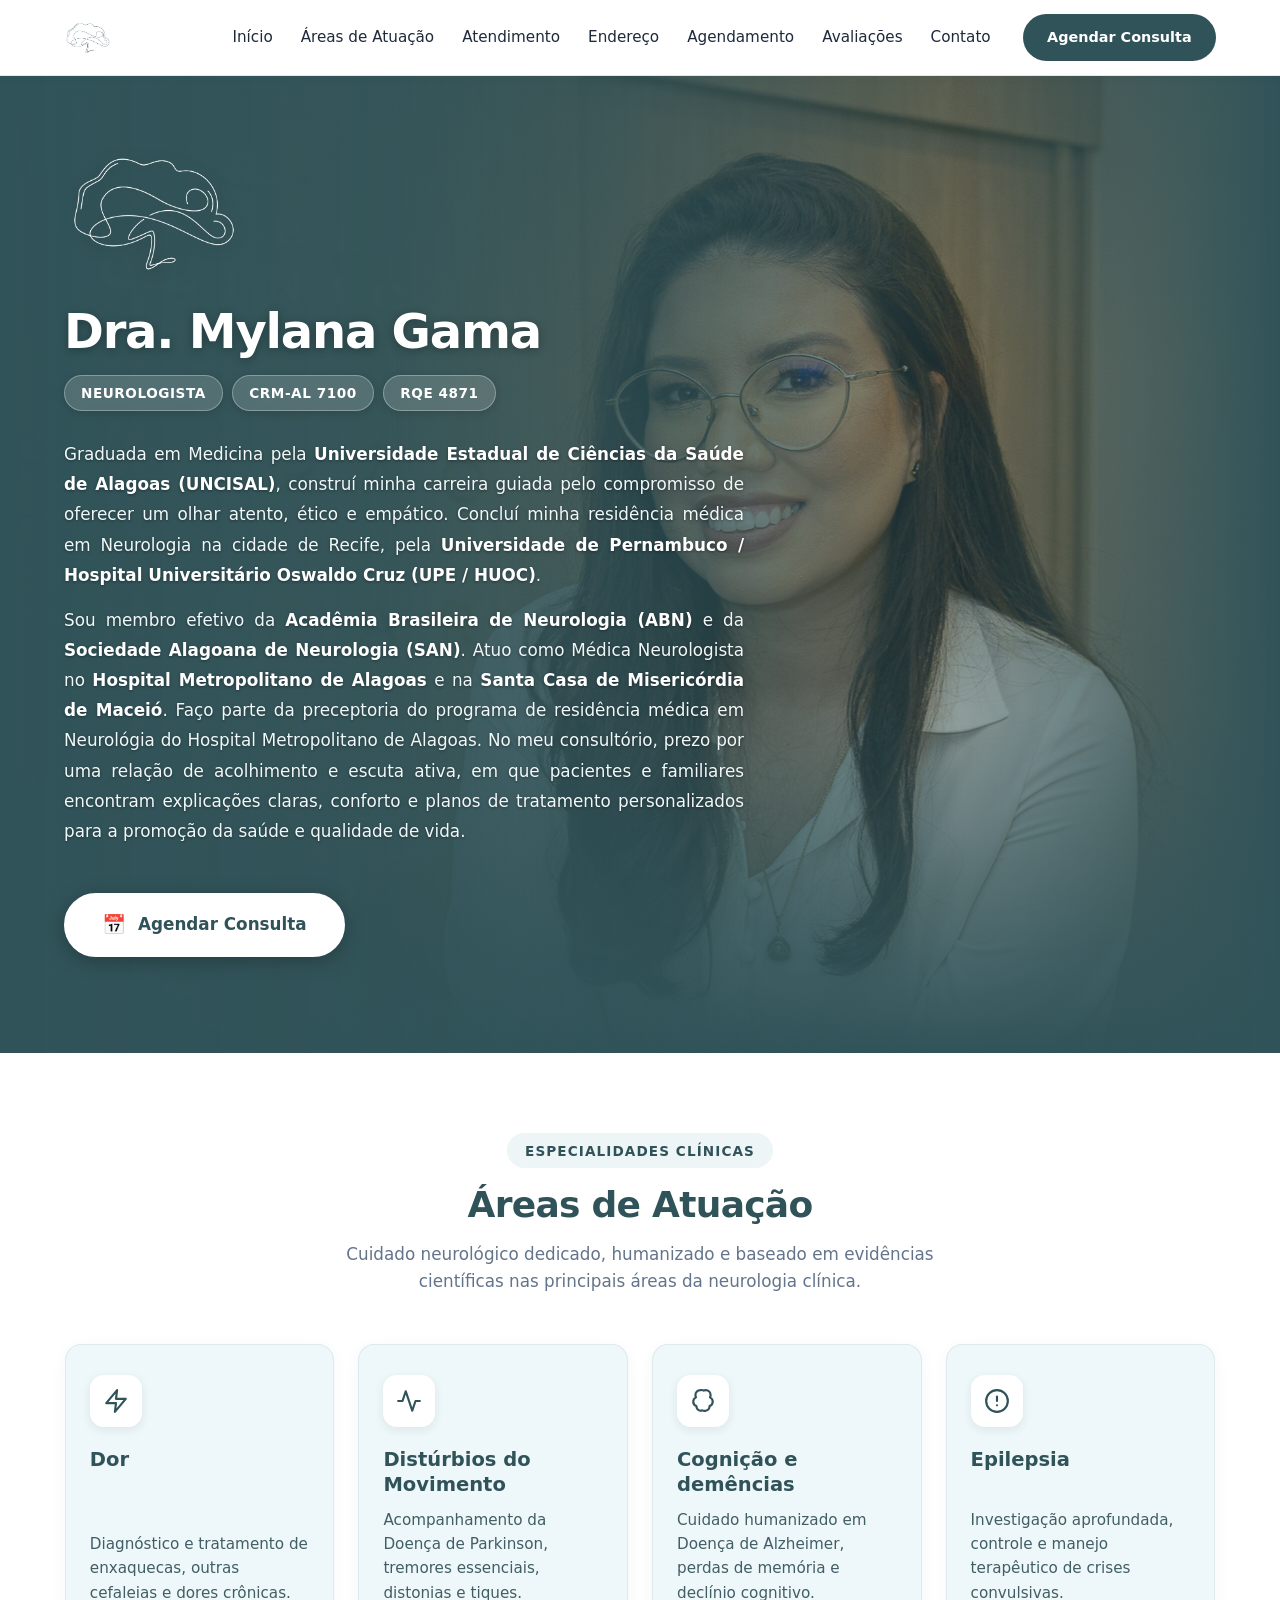
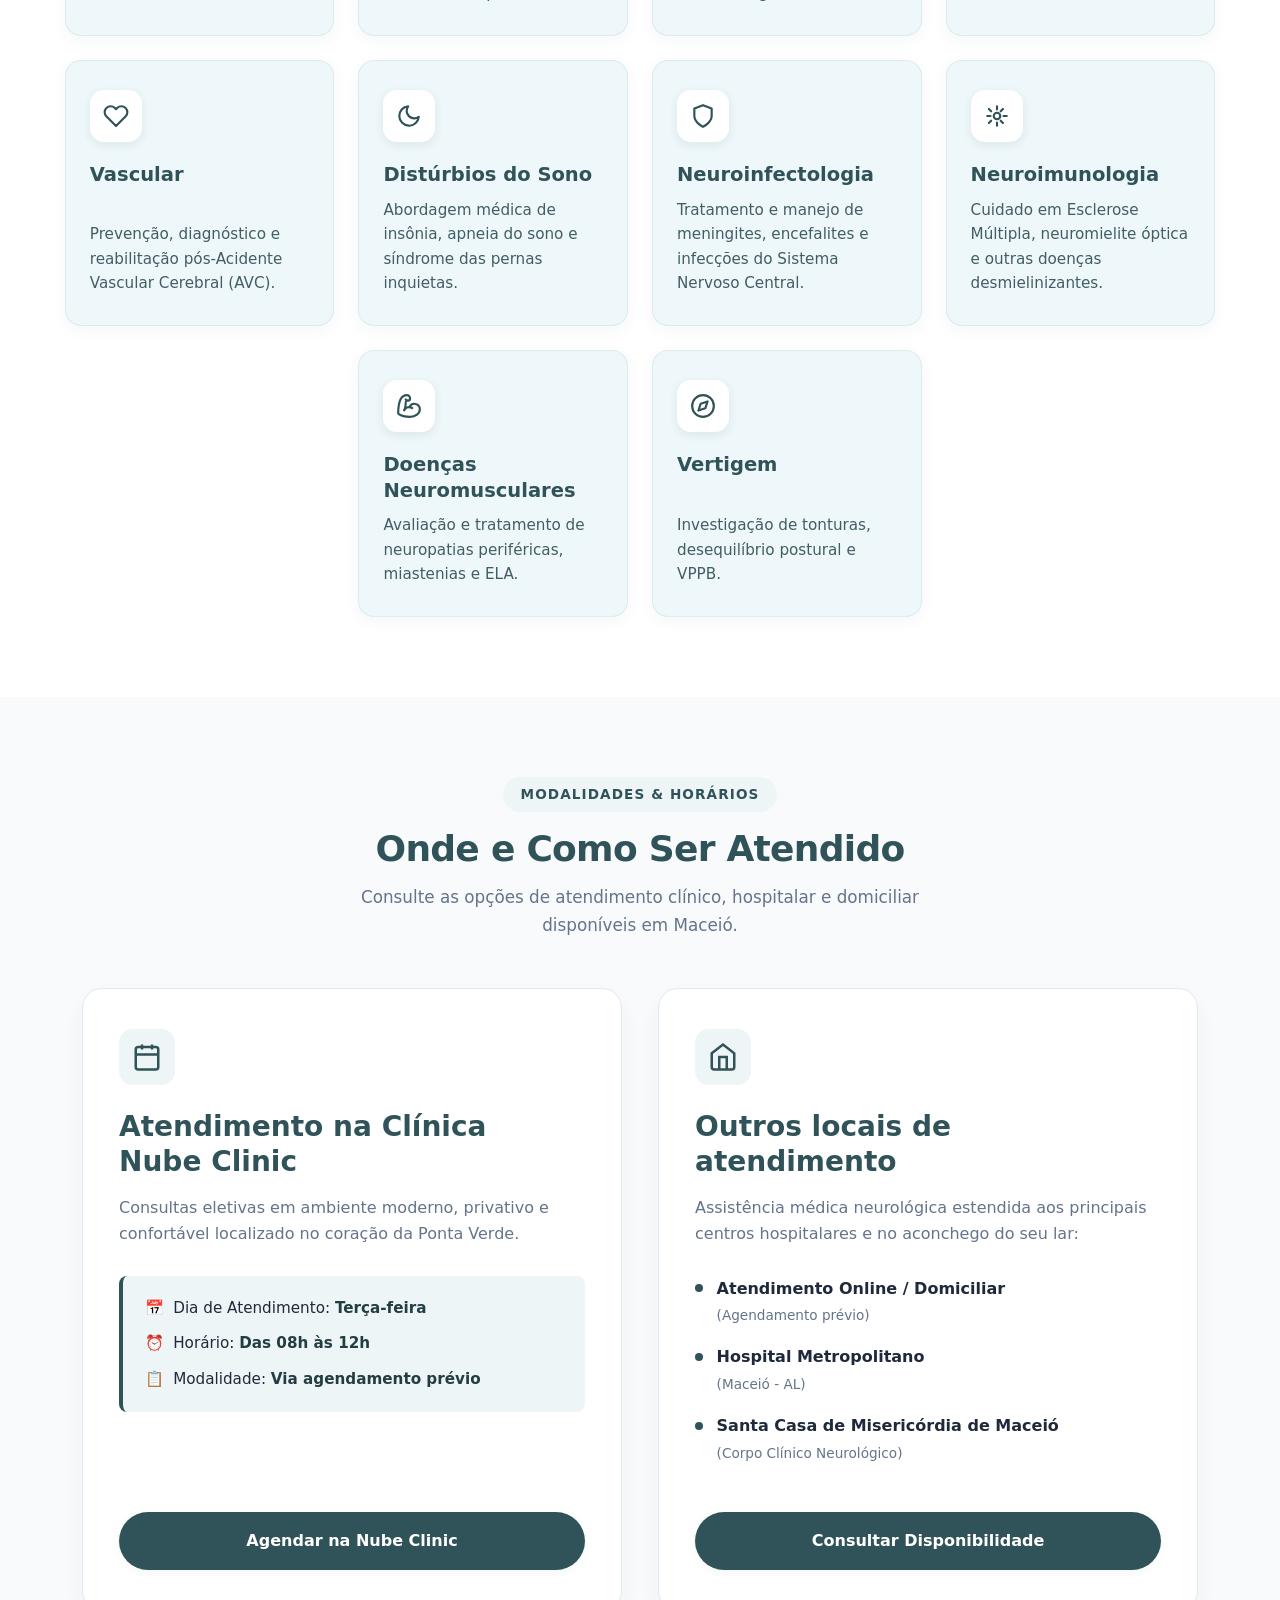
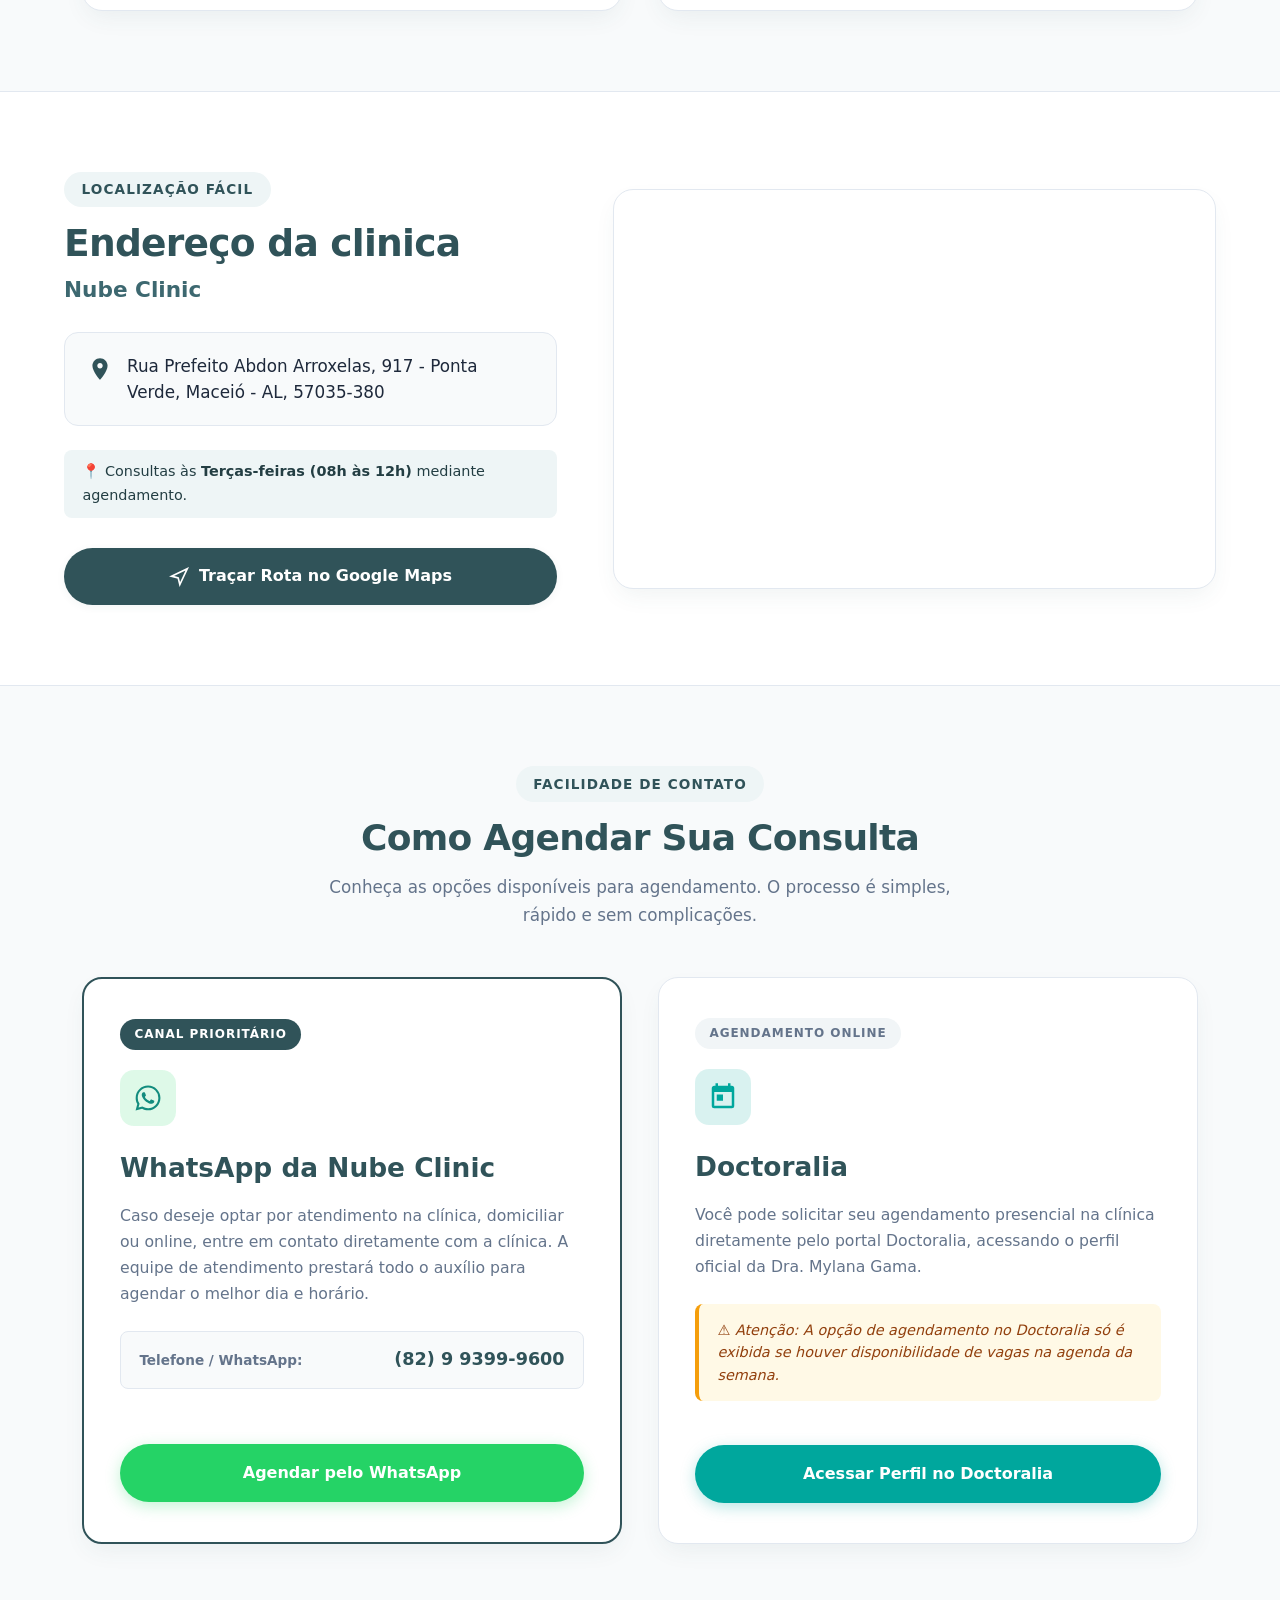
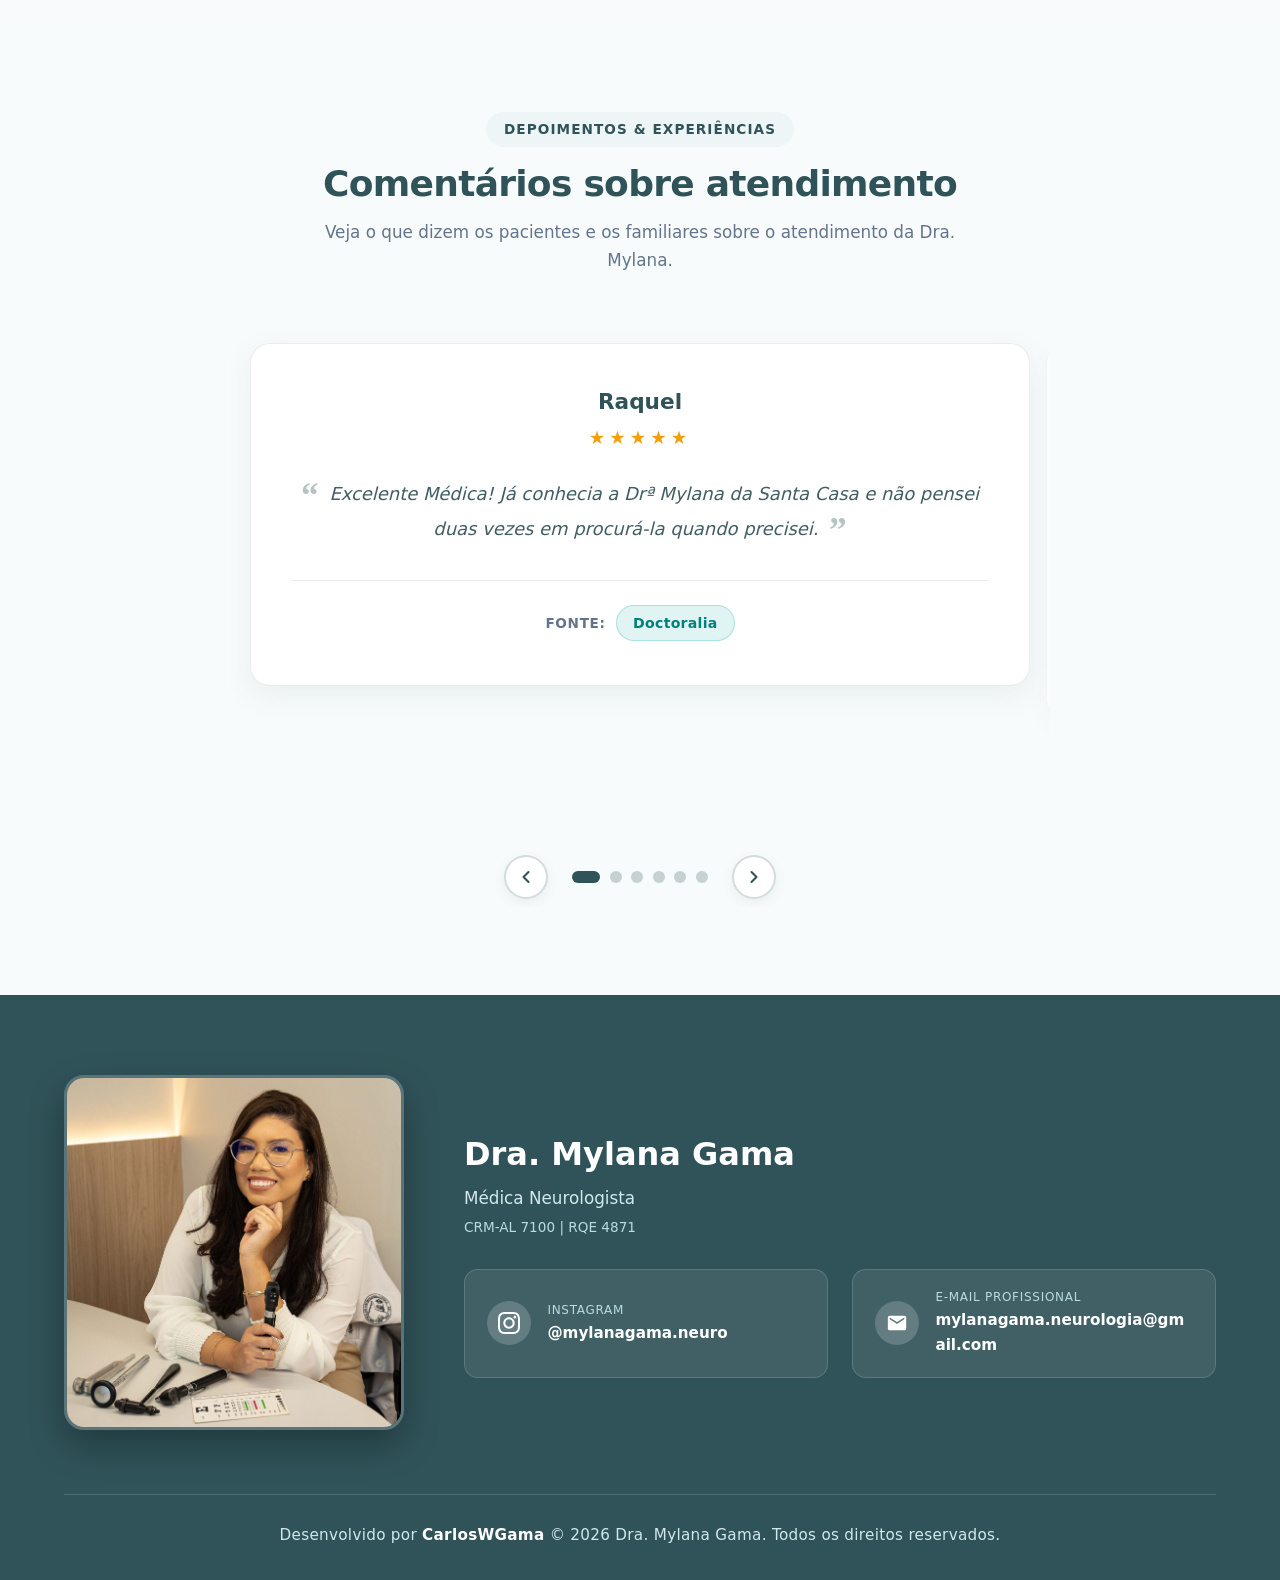
<file: index.html>
<!DOCTYPE html>
<html lang="pt-BR">
<head>
  <meta charset="UTF-8">
  <meta name="viewport" content="width=device-width, initial-scale=1.0">
  
  <!-- SEO & Metadados Primários -->
  <title>Dra. Mylana Gama | Médica Neurologista em Maceió - AL</title>
  <meta name="description" content="Dra. Mylana Gama - Médica Neurologista (CRM-AL 7100 | RQE 4871). Atendimento humanizado e especializado na Nube Clinic em Ponta Verde, Maceió, além de consultas domiciliares e online.">
  <meta name="keywords" content="Neurologista Maceió, Dra Mylana Gama, Neurologia Ponta Verde, Nube Clinic, Consulta Neurológica, Santa Casa de Maceió, Hospital Metropolitano de Alagoas, AVC, Cefaleia, Enxaqueca">
  <meta name="author" content="CarlosWGama">
  <meta name="robots" content="index, follow">
  
  <!-- Open Graph / Redes Sociais -->
  <meta property="og:type" content="website">
  <meta property="og:title" content="Dra. Mylana Gama | Médica Neurologista em Maceió - AL">
  <meta property="og:description" content="Cuidado neurológico dedicado e humanizado. Conheça a trajetória da Dra. Mylana Gama, locais de atendimento e como agendar sua consulta.">
  <meta property="og:image" content="assets/img/capa.jpg">
  <meta property="og:locale" content="pt_BR">

  <!-- Estilos CSS Vanilla -->
  <link rel="stylesheet" href="assets/css/style.css">
  <link rel="stylesheet" href="assets/css/responsive.css">
</head>
<body>

  <!-- =========================================================================
       Cabeçalho / Barra de Navegação Superior
       ========================================================================= -->
  <header class="site-header">
    <div class="container header-container">
      <div class="logo-wrapper">
        <a href="#hero" aria-label="Página inicial - Dra. Mylana Gama">
          <img src="assets/img/logo.png" alt="Logo Dra. Mylana Gama - Neurologista" class="brand-logo-header" width="150" height="48">
        </a>
      </div>

      <!-- Botão Menu Mobile -->
      <button class="mobile-menu-btn" id="mobileMenuToggle" aria-label="Abrir menu de navegação" aria-expanded="false">
        <svg viewBox="0 0 24 24" width="28" height="28" fill="none" stroke="currentColor" stroke-width="2">
          <line x1="3" y1="6" x2="21" y2="6"></line>
          <line x1="3" y1="12" x2="21" y2="12"></line>
          <line x1="3" y1="18" x2="21" y2="18"></line>
        </svg>
      </button>

      <nav class="site-nav" id="siteNav">
        <div class="nav-links">
          <a href="#hero" class="nav-link">Início</a>
          <a href="#areas-atuacao" class="nav-link">Áreas de Atuação</a>
          <a href="#atendimento" class="nav-link">Atendimento</a>
          <a href="#endereco" class="nav-link">Endereço</a>
          <a href="#agendamento" class="nav-link">Agendamento</a>
          <a href="#comentarios" class="nav-link">Avaliações</a>
          <a href="#contatos" class="nav-link">Contato</a>
        </div>
        <a href="#agendamento" class="btn btn-header-cta">Agendar Consulta</a>
      </nav>
    </div>
  </header>

  <main>
    <!-- =========================================================================
         1. Hero Section Modernizada (Fundo com Foto Integrada em Degradê & Logo Flutuante)
         ========================================================================= -->
    <section id="hero" class="hero-section">
      <!-- Camada de Fundo Integrada com a Foto e Degradê Suave para #305359 -->
      <div class="hero-bg-layer" aria-hidden="true">
        <div class="hero-bg-image"></div>
        <div class="hero-bg-overlay"></div>
      </div>

      <div class="container hero-container">
        <div class="hero-content-wrapper">
          
          <!-- Logo Flutuante acima do nome (sem fundo branco, protegido por filtro) -->
          <div class="hero-brand">
            <img src="assets/img/logo.png" alt="Logo Dra. Mylana Gama - Neurologista" class="hero-logo-floating" width="180" height="50">
          </div>

          <!-- Título Principal -->
          <h1 class="hero-title">Dra. Mylana Gama</h1>

          <!-- Badges de Especialidade e Credenciais -->
          <div class="hero-badges">
            <span class="hero-badge-pill">Neurologista</span>
            <span class="hero-badge-pill">CRM-AL 7100</span>
            <span class="hero-badge-pill">RQE 4871</span>
          </div>

          <!-- Apresentação em Texto Corrido (Sem Tópicos) -->
          <div class="hero-narrative">
            <p class="hero-text">
              Graduada em Medicina pela <strong>Universidade Estadual de Ciências da Saúde de Alagoas (UNCISAL)</strong>, construí minha carreira guiada pelo compromisso de oferecer um olhar atento, ético e empático. Concluí minha residência médica em Neurologia na cidade de Recife, pela <strong>Universidade de Pernambuco / Hospital Universitário Oswaldo Cruz (UPE / HUOC)</strong>.
            </p>
            <p class="hero-text">
              Sou membro efetivo da <strong>Acadêmia Brasileira de Neurologia (ABN)</strong> e da <strong>Sociedade Alagoana de Neurologia (SAN)</strong>. Atuo como Médica Neurologista no <strong>Hospital Metropolitano de Alagoas</strong> e na <strong>Santa Casa de Misericórdia de Maceió</strong>. Faço parte da preceptoria do programa de residência médica em Neurológia do Hospital Metropolitano de Alagoas. No meu consultório, prezo por uma relação de acolhimento e escuta ativa, em que pacientes e familiares encontram explicações claras, conforto e planos de tratamento personalizados para a promoção da saúde e qualidade de vida.
            </p>
          </div>

          <!-- Botão de Chamada para Ação Rápida -->
          <div class="hero-actions">
            <a href="#agendamento" class="btn btn-hero-cta">
              <span class="cta-icon" aria-hidden="true">📅</span>
              <span>Agendar Consulta</span>
            </a>
          </div>

        </div>
      </div>
    </section>

    <!-- =========================================================================
         2. Seção Áreas de Atuação (10 Cards com Fundo #eef7f9, Títulos #305359 e Descrições <= 100 caracteres)
         ========================================================================= -->
    <section id="areas-atuacao" class="areas-section">
      <div class="container">
        
        <div class="section-header text-center">
          <span class="section-badge">Especialidades Clínicas</span>
          <h2 class="section-title">Áreas de Atuação</h2>
          <p class="section-subtitle">
            Cuidado neurológico dedicado, humanizado e baseado em evidências científicas nas principais áreas da neurologia clínica.
          </p>
        </div>

        <div class="areas-grid">
          
          <!-- Card 1: Dor -->
          <article class="area-card">
            <div class="area-icon-wrapper" aria-hidden="true">
              <svg viewBox="0 0 24 24" width="26" height="26" fill="none" stroke="currentColor" stroke-width="2" stroke-linecap="round" stroke-linejoin="round">
                <path d="M13 2L3 14h9l-1 8 10-12h-9l1-8z"></path>
              </svg>
            </div>
            <h3 class="area-title">Dor</h3>
            <p class="area-description">
              Diagnóstico e tratamento de enxaquecas, outras cefaleias e dores crônicas.
            </p>
          </article>

          <!-- Card 2: Distúrbios do Movimento -->
          <article class="area-card">
            <div class="area-icon-wrapper" aria-hidden="true">
              <svg viewBox="0 0 24 24" width="26" height="26" fill="none" stroke="currentColor" stroke-width="2" stroke-linecap="round" stroke-linejoin="round">
                <polyline points="22 12 18 12 15 21 9 3 6 12 2 12"></polyline>
              </svg>
            </div>
            <h3 class="area-title">Distúrbios do Movimento</h3>
            <p class="area-description">
              Acompanhamento da Doença de Parkinson, tremores essenciais, distonias e tiques.
            </p>
          </article>

          <!-- Card 3: Cognição e demências -->
          <article class="area-card">
            <div class="area-icon-wrapper" aria-hidden="true">
              <svg viewBox="0 0 24 24" width="26" height="26" fill="none" stroke="currentColor" stroke-width="2" stroke-linecap="round" stroke-linejoin="round">
                <path d="M9.5 2A4.5 4.5 0 0 0 5 6.5c0 .77.19 1.5.54 2.14A4.5 4.5 0 0 0 3 12.5c0 1.9 1.18 3.53 2.87 4.18A4.5 4.5 0 0 0 9.5 21c.64 0 1.25-.13 1.8-.38A4.5 4.5 0 0 0 14.5 21a4.5 4.5 0 0 0 3.63-4.32A4.5 4.5 0 0 0 21 12.5a4.5 4.5 0 0 0-2.54-3.86A4.5 4.5 0 0 0 19 6.5 4.5 4.5 0 0 0 14.5 2c-.64 0-1.25.13-1.8.38A4.5 4.5 0 0 0 9.5 2z"></path>
              </svg>
            </div>
            <h3 class="area-title">Cognição e demências</h3>
            <p class="area-description">
              Cuidado humanizado em Doença de Alzheimer, perdas de memória e declínio cognitivo.
            </p>
          </article>

          <!-- Card 4: Epilepsia -->
          <article class="area-card">
            <div class="area-icon-wrapper" aria-hidden="true">
              <svg viewBox="0 0 24 24" width="26" height="26" fill="none" stroke="currentColor" stroke-width="2" stroke-linecap="round" stroke-linejoin="round">
                <circle cx="12" cy="12" r="10"></circle>
                <line x1="12" y1="8" x2="12" y2="12"></line>
                <line x1="12" y1="16" x2="12.01" y2="16"></line>
              </svg>
            </div>
            <h3 class="area-title">Epilepsia</h3>
            <p class="area-description">
              Investigação aprofundada, controle e manejo terapêutico de crises convulsivas.
            </p>
          </article>

          <!-- Card 5: Vascular -->
          <article class="area-card">
            <div class="area-icon-wrapper" aria-hidden="true">
              <svg viewBox="0 0 24 24" width="26" height="26" fill="none" stroke="currentColor" stroke-width="2" stroke-linecap="round" stroke-linejoin="round">
                <path d="M20.84 4.61a5.5 5.5 0 0 0-7.78 0L12 5.67l-1.06-1.06a5.5 5.5 0 0 0-7.78 7.78l1.06 1.06L12 21.23l7.78-7.78 1.06-1.06a5.5 5.5 0 0 0 0-7.78z"></path>
              </svg>
            </div>
            <h3 class="area-title">Vascular</h3>
            <p class="area-description">
              Prevenção, diagnóstico e reabilitação pós-Acidente Vascular Cerebral (AVC).
            </p>
          </article>

          <!-- Card 6: Distúrbios do Sono -->
          <article class="area-card">
            <div class="area-icon-wrapper" aria-hidden="true">
              <svg viewBox="0 0 24 24" width="26" height="26" fill="none" stroke="currentColor" stroke-width="2" stroke-linecap="round" stroke-linejoin="round">
                <path d="M21 12.79A9 9 0 1 1 11.21 3 7 7 0 0 0 21 12.79z"></path>
              </svg>
            </div>
            <h3 class="area-title">Distúrbios do Sono</h3>
            <p class="area-description">
              Abordagem médica de insônia, apneia do sono e síndrome das pernas inquietas.
            </p>
          </article>

          <!-- Card 7: Neuroinfectologia -->
          <article class="area-card">
            <div class="area-icon-wrapper" aria-hidden="true">
              <svg viewBox="0 0 24 24" width="26" height="26" fill="none" stroke="currentColor" stroke-width="2" stroke-linecap="round" stroke-linejoin="round">
                <path d="M12 22s8-4 8-10V5l-8-3-8 3v7c0 6 8 10 8 10z"></path>
              </svg>
            </div>
            <h3 class="area-title">Neuroinfectologia</h3>
            <p class="area-description">
              Tratamento e manejo de meningites, encefalites e infecções do Sistema Nervoso Central.
            </p>
          </article>

          <!-- Card 8: Neuroimunologia -->
          <article class="area-card">
            <div class="area-icon-wrapper" aria-hidden="true">
              <svg viewBox="0 0 24 24" width="26" height="26" fill="none" stroke="currentColor" stroke-width="2" stroke-linecap="round" stroke-linejoin="round">
                <circle cx="12" cy="12" r="3"></circle>
                <path d="M12 3v3m0 12v3M3 12h3m12 0h3m-3.5-6.5-2.1 2.1m-8.8 8.8-2.1 2.1m13 0-2.1-2.1m-8.8-8.8-2.1-2.1"></path>
              </svg>
            </div>
            <h3 class="area-title">Neuroimunologia</h3>
            <p class="area-description">
              Cuidado em Esclerose Múltipla, neuromielite óptica e outras doenças desmielinizantes.
            </p>
          </article>

          <!-- Card 9: Doenças Neuromusculares -->
          <article class="area-card">
            <div class="area-icon-wrapper" aria-hidden="true">
              <svg viewBox="0 0 24 24" width="26" height="26" fill="none" stroke="currentColor" stroke-width="2" stroke-linecap="round" stroke-linejoin="round">
                <path d="M12.409 13.017A5 5 0 0 1 22 15c0 3.866-4 7-9 7-4.077 0-8.153-.82-10.371-2.462-.426-.316-.631-.832-.62-1.362C2.118 12.723 2.627 2 10 2a3 3 0 0 1 3 3 2 2 0 0 1-2 2c-1.105 0-1.64-.444-2-1"></path>
                <path d="M15 14a5 5 0 0 0-7.584 2"></path>
                <path d="M9.964 6.825C8.019 7.977 9.5 13 8 15"></path>
              </svg>
            </div>
            <h3 class="area-title">Doenças Neuromusculares</h3>
            <p class="area-description">
              Avaliação e tratamento de neuropatias periféricas, miastenias e ELA.
            </p>
          </article>

          <!-- Card 10: Vertigem -->
          <article class="area-card">
            <div class="area-icon-wrapper" aria-hidden="true">
              <svg viewBox="0 0 24 24" width="26" height="26" fill="none" stroke="currentColor" stroke-width="2" stroke-linecap="round" stroke-linejoin="round">
                <circle cx="12" cy="12" r="10"></circle>
                <path d="m16.24 7.76-2.12 6.36-6.36 2.12 2.12-6.36 6.36-2.12z"></path>
              </svg>
            </div>
            <h3 class="area-title">Vertigem</h3>
            <p class="area-description">
              Investigação de tonturas, desequilíbrio postural e VPPB.
            </p>
          </article>

        </div>

      </div>
    </section>

    <!-- =========================================================================
         3. Seção Atendimento (Dois Cards Lado a Lado no Desktop / Empilhados no Mobile)
         ========================================================================= -->
    <section id="atendimento" class="attendance-section">
      <div class="container">
        
        <div class="section-header text-center">
          <span class="section-badge">Modalidades & Horários</span>
          <h2 class="section-title">Onde e Como Ser Atendido</h2>
          <p class="section-subtitle">
            Consulte as opções de atendimento clínico, hospitalar e domiciliar disponíveis em Maceió.
          </p>
        </div>

        <div class="attendance-cards-grid">
          
          <!-- Card 1: Nube Clinic -->
          <article class="attendance-card">
            <div class="card-icon-badge">
              <svg class="card-icon" viewBox="0 0 24 24" fill="none" stroke="currentColor" stroke-width="2">
                <rect x="3" y="4" width="18" height="18" rx="2" ry="2"></rect>
                <line x1="16" y1="2" x2="16" y2="6"></line>
                <line x1="8" y1="2" x2="8" y2="6"></line>
                <line x1="3" y1="10" x2="21" y2="10"></line>
              </svg>
            </div>
            
            <h1 class="attendance-card-title">Atendimento na Clínica <br/>Nube Clinic</h1>
            
            <p class="attendance-card-desc">
              Consultas eletivas em ambiente moderno, privativo e confortável localizado no coração da Ponta Verde.
            </p>
            
            <div class="schedule-highlight-box">
              <div class="schedule-row">
                <span>📅</span>
                <span>Dia de Atendimento: <strong>Terça-feira</strong></span>
              </div>
              <div class="schedule-row">
                <span>⏰</span>
                <span>Horário: <strong>Das 08h às 12h</strong></span>
              </div>
              <div class="schedule-row">
                <span>📋</span>
                <span>Modalidade: <strong>Via agendamento prévio</strong></span>
              </div>
            </div>

            <div class="card-action">
              <a href="#agendamento" class="btn btn-teal">Agendar na Nube Clinic</a>
            </div>
          </article>

          <!-- Card 2: Outros Locais de Atendimento -->
          <article class="attendance-card">
            <div class="card-icon-badge">
              <svg class="card-icon" viewBox="0 0 24 24" fill="none" stroke="currentColor" stroke-width="2">
                <path d="M3 9l9-7 9 7v11a2 2 0 0 1-2 2H5a2 2 0 0 1-2-2z"></path>
                <polyline points="9 22 9 12 15 12 15 22"></polyline>
              </svg>
            </div>
            
            <h1 class="attendance-card-title">Outros locais de atendimento</h1>
            
            <p class="attendance-card-desc">
              Assistência médica neurológica estendida aos principais centros hospitalares e no aconchego do seu lar:
            </p>
            
            <ul class="locations-list">
              <li class="location-item">
                <span class="location-bullet"></span>
                <div>
                  <strong>Atendimento Online / Domiciliar</strong>
                  <span class="location-note">(Agendamento prévio)</span>
                </div>
              </li>
              <li class="location-item">
                <span class="location-bullet"></span>
                <div>
                  <strong>Hospital Metropolitano</strong>
                  <span class="location-note">(Maceió - AL)</span>
                </div>
              </li>
              <li class="location-item">
                <span class="location-bullet"></span>
                <div>
                  <strong>Santa Casa de Misericórdia de Maceió</strong>
                  <span class="location-note">(Corpo Clínico Neurológico)</span>
                </div>
              </li>
            </ul>

            <div class="card-action">
              <a href="#agendamento" class="btn btn-teal">Consultar Disponibilidade</a>
            </div>
          </article>

        </div>

      </div>
    </section>

    <!-- =========================================================================
         3. Seção Endereço da Clínica Nube Clinic (com Google Maps via Iframe)
         ========================================================================= -->
    <section id="endereco" class="clinic-address-section">
      <div class="container address-container">
        
        <!-- Informações de Endereço -->
        <div class="address-info-col">
          <span class="section-badge">Localização Fácil</span>
          <h1 class="address-main-title">Endereço da clinica</h1>
          <h2 class="address-subtitle">Nube Clinic</h2>
          
          <div class="address-text-box">
            <svg class="icon-pin" viewBox="0 0 24 24" width="26" height="26" fill="currentColor">
              <path d="M12 2C8.13 2 5 5.13 5 9c0 5.25 7 13 7 13s7-7.75 7-13c0-3.87-3.13-7-7-7zm0 9.5c-1.38 0-2.5-1.12-2.5-2.5s1.12-2.5 2.5-2.5 2.5 1.12 2.5 2.5-1.12 2.5-2.5 2.5z"/>
            </svg>
            <p class="address-text">
              Rua Prefeito Abdon Arroxelas, 917 - Ponta Verde, Maceió - AL, 57035-380
            </p>
          </div>

          <p class="clinic-notice-pill">
            📍 Consultas às <strong>Terças-feiras (08h às 12h)</strong> mediante agendamento.
          </p>

          <div class="address-actions">
            <a href="https://www.google.com/maps/dir/?api=1&destination=-9.6560216,-35.7097091" 
               target="_blank" 
               rel="noopener noreferrer" 
               class="btn btn-teal">
              <svg viewBox="0 0 24 24" width="20" height="20" fill="none" stroke="currentColor" stroke-width="2">
                <polygon points="3 11 22 2 13 21 11 13 3 11"></polygon>
              </svg>
              Traçar Rota no Google Maps
            </a>
          </div>
        </div>

        <!-- Iframe do Google Maps (Coordenadas: -9.6560216, -35.7097091) -->
        <div class="address-map-col">
          <div class="map-card-frame">
            <iframe 
              src="https://maps.google.com/maps?q=-9.6560216,-35.7097091&hl=pt-BR&z=17&output=embed" 
              class="map-iframe" 
              allowfullscreen="" 
              loading="lazy" 
              referrerpolicy="no-referrer-when-downgrade" 
              title="Localização da Nube Clinic no Google Maps">
            </iframe>
          </div>
        </div>

      </div>
    </section>

    <!-- =========================================================================
         4. Seção Informativa de Agendamento (WhatsApp Nube Clinic & Doctoralia)
         ========================================================================= -->
    <section id="agendamento" class="booking-section">
      <div class="container">
        
        <div class="section-header text-center">
          <span class="section-badge">Facilidade de Contato</span>
          <h2 class="section-title">Como Agendar Sua Consulta</h2>
          <p class="section-subtitle">
            Conheça as opções disponíveis para agendamento. O processo é simples, rápido e sem complicações.
          </p>
        </div>

        <div class="booking-cards-grid">
          
          <!-- Canal 1: WhatsApp Nube Clinic (Prioritário) -->
          <article class="booking-card card-priority">
            <div class="card-top-badge">
              <span class="badge-priority">Canal Prioritário</span>
            </div>
            
            <div class="booking-card-icon whatsapp-icon-bg">
              <svg viewBox="0 0 24 24" width="30" height="30" fill="currentColor">
                <path d="M12.04 2c-5.46 0-9.91 4.45-9.91 9.91 0 1.75.46 3.45 1.32 4.95L2.05 22l5.25-1.38c1.45.79 3.08 1.21 4.74 1.21 5.46 0 9.91-4.45 9.91-9.91 0-2.65-1.03-5.14-2.9-7.01A9.816 9.816 0 0 0 12.04 2zm0 18.15c-1.48 0-2.93-.4-4.2-1.15l-.3-.18-3.12.82.83-3.04-.2-.31a8.15 8.15 0 0 1-1.25-4.38c0-4.54 3.7-8.24 8.24-8.24 2.2 0 4.27.86 5.82 2.42a8.18 8.18 0 0 1 2.41 5.83c0 4.54-3.7 8.23-8.23 8.23zm4.52-6.17c-.25-.12-1.47-.72-1.69-.81-.23-.08-.39-.12-.56.12-.17.25-.64.81-.79.97-.14.17-.29.19-.54.06-.25-.12-1.05-.39-2-1.23-.74-.66-1.23-1.47-1.38-1.72-.14-.25-.02-.38.11-.5.11-.11.25-.29.37-.43.12-.14.17-.25.25-.41.08-.17.04-.31-.02-.43s-.56-1.34-.76-1.84c-.2-.48-.41-.42-.56-.43l-.48-.01c-.17 0-.43.06-.66.31-.22.25-.86.84-.86 2.06 0 1.21.89 2.39 1.01 2.56.12.17 1.75 2.67 4.23 3.74.59.26 1.05.41 1.41.52.59.19 1.13.16 1.56.1.48-.07 1.47-.6 1.67-1.18.21-.58.21-1.07.15-1.18-.07-.1-.23-.17-.47-.29z"/>
              </svg>
            </div>

            <h3 class="booking-channel-title">WhatsApp da Nube Clinic</h3>
            
            <p class="booking-channel-desc">
              Caso deseje optar por atendimento na clínica, domiciliar ou online, entre em contato diretamente com a clínica. A equipe de atendimento prestará todo o auxílio para agendar o melhor dia e horário.
            </p>

            <div class="phone-contact-pill">
              <span class="phone-label">Telefone / WhatsApp:</span>
              <a href="tel:+5582993999600" class="phone-val">(82) 9 9399-9600</a>
            </div>

            <div class="card-action">
              <a href="https://wa.me/558293999600?text=Ol%C3%A1%2C%20gostaria%20de%20informa%C3%A7%C3%B5es%20sobre%20agendamento%20de%20consulta%20com%20a%20Dra.%20Mylana%20Gama." 
                 target="_blank" 
                 rel="noopener noreferrer" 
                 class="btn btn-whatsapp">
                Agendar pelo WhatsApp
              </a>
            </div>
          </article>

          <!-- Canal 2: Doctoralia -->
          <article class="booking-card">
            <div class="card-top-badge">
              <span class="badge-secondary">Agendamento Online</span>
            </div>

            <div class="booking-card-icon doctoralia-icon-bg">
              <svg viewBox="0 0 24 24" width="30" height="30" fill="currentColor">
                <path d="M19 3h-1V1h-2v2H8V1H6v2H5c-1.11 0-2 .9-2 2v14a2 2 0 0 0 2 2h14a2 2 0 0 0 2-2V5a2 2 0 0 0-2-2zm0 16H5V8h14v11zM7 10h5v5H7z"/>
              </svg>
            </div>

            <h3 class="booking-channel-title">Doctoralia</h3>
            
            <p class="booking-channel-desc">
              Você pode solicitar seu agendamento presencial na clínica diretamente pelo portal Doctoralia, acessando o perfil oficial da Dra. Mylana Gama.
            </p>

            <div class="doctoralia-notice-box">
              ⚠️ <em>Atenção: A opção de agendamento no Doctoralia só é exibida se houver disponibilidade de vagas na agenda da semana.</em>
            </div>

            <div class="card-action">
              <a href="https://www.doctoralia.com.br/mylana-dandara-pereira-gama/neurologista/maceio" 
                 target="_blank" 
                 rel="noopener noreferrer" 
                 class="btn btn-doctoralia">
                Acessar Perfil no Doctoralia
              </a>
            </div>
          </article>

        </div>

      </div>
    </section>

    <!-- =========================================================================
         5. Seção Comentários sobre atendimento (Carrossel de Depoimentos - 1 por vez com Autoplay de 5s)
         ========================================================================= -->
    <section id="comentarios" class="testimonials-section">
      <div class="container">
        
        <div class="section-header text-center">
          <span class="section-badge">Depoimentos & Experiências</span>
          <h2 class="section-title">Comentários sobre atendimento</h2>
          <p class="section-subtitle">
            Veja o que dizem os pacientes e os familiares sobre o atendimento da Dra. Mylana.
          </p>
        </div>

        <div class="testimonial-carousel-container" aria-roledescription="carousel" aria-label="Depoimentos de Pacientes">
          
          <div class="testimonial-carousel-track" id="testimonialTrack">
            
            <!-- Slide 1: Raquel -->
            <article class="testimonial-slide active" aria-roledescription="slide" aria-label="1 de 6">
              <div class="testimonial-card">
                <div class="testimonial-card-header">
                  <h3 class="testimonial-author-name">Raquel</h3>
                  <div class="testimonial-stars" aria-label="Avaliação 5 de 5 estrelas">★★★★★</div>
                </div>
                <blockquote class="testimonial-card-body">
                  <span class="quote-mark quote-start" aria-hidden="true">“</span>
                  <p class="testimonial-text">Excelente Médica! Já conhecia a Drª Mylana da Santa Casa e não pensei duas vezes em procurá-la quando precisei.</p>
                  <span class="quote-mark quote-end" aria-hidden="true">”</span>
                </blockquote>
                <div class="testimonial-card-footer">
                  <span class="testimonial-source-label">Fonte:</span>
                  <span class="testimonial-source-badge badge-doctoralia">Doctoralia</span>
                </div>
              </div>
            </article>

            <!-- Slide 2: Milene Vieira -->
            <article class="testimonial-slide" aria-roledescription="slide" aria-label="2 de 6">
              <div class="testimonial-card">
                <div class="testimonial-card-header">
                  <h3 class="testimonial-author-name">Milene Vieira</h3>
                  <div class="testimonial-stars" aria-label="Avaliação 5 de 5 estrelas">★★★★★</div>
                </div>
                <blockquote class="testimonial-card-body">
                  <span class="quote-mark quote-start" aria-hidden="true">“</span>
                  <p class="testimonial-text">Profissional excelente! Além de extremamente competente, é humana, atenciosa e transmite confiança. Sou muito grata pelo cuidado e dedicação. Uma médica que realmente faz a diferença!</p>
                  <span class="quote-mark quote-end" aria-hidden="true">”</span>
                </blockquote>
                <div class="testimonial-card-footer">
                  <span class="testimonial-source-label">Fonte:</span>
                  <span class="testimonial-source-badge badge-doctoralia">Google Avaliações</span>
                </div>
              </div>
            </article>

            <!-- Slide 3: Antônio Carlos Malafaia Ferreira -->
            <article class="testimonial-slide" aria-roledescription="slide" aria-label="3 de 6">
              <div class="testimonial-card">
                <div class="testimonial-card-header">
                  <h3 class="testimonial-author-name">Antônio Carlos Malafaia Ferreira</h3>
                  <div class="testimonial-stars" aria-label="Avaliação 5 de 5 estrelas">★★★★★</div>
                </div>
                <blockquote class="testimonial-card-body">
                  <span class="quote-mark quote-start" aria-hidden="true">“</span>
                  <p class="testimonial-text">Escuta com atenção, explica às dúvidas, orienta com detalhes. Excelente profissional!</p>
                  <span class="quote-mark quote-end" aria-hidden="true">”</span>
                </blockquote>
                <div class="testimonial-card-footer">
                  <span class="testimonial-source-label">Fonte:</span>
                  <span class="testimonial-source-badge badge-doctoralia">Doctoralia</span>
                </div>
              </div>
            </article>

            <!-- Slide 4: Camila Balbina -->
            <article class="testimonial-slide" aria-roledescription="slide" aria-label="4 de 6">
              <div class="testimonial-card">
                <div class="testimonial-card-header">
                  <h3 class="testimonial-author-name">Camila Balbina</h3>
                  <div class="testimonial-stars" aria-label="Avaliação 5 de 5 estrelas">★★★★★</div>
                </div>
                <blockquote class="testimonial-card-body">
                  <span class="quote-mark quote-start" aria-hidden="true">“</span>
                  <p class="testimonial-text">Dra. Mylana é uma médica excelente! Muito atenciosa, competente e acolhedora. Atendeu minha mãe de uma forma muito humana, explicou tudo com clareza e demonstrou muito cuidado. Recomendo!</p>
                  <span class="quote-mark quote-end" aria-hidden="true">”</span>
                </blockquote>
                <div class="testimonial-card-footer">
                  <span class="testimonial-source-label">Fonte:</span>
                  <span class="testimonial-source-badge badge-google">Google Avaliações</span>
                </div>
              </div>
            </article>

            <!-- Slide 5: Rafael Nascimento -->
            <article class="testimonial-slide" aria-roledescription="slide" aria-label="5 de 6">
              <div class="testimonial-card">
                <div class="testimonial-card-header">
                  <h3 class="testimonial-author-name">Rafael Nascimento</h3>
                  <div class="testimonial-stars" aria-label="Avaliação 5 de 5 estrelas">★★★★★</div>
                </div>
                <blockquote class="testimonial-card-body">
                  <span class="quote-mark quote-start" aria-hidden="true">“</span>
                  <p class="testimonial-text">A Dra. Mylanna é uma profissional incrível! Sempre muito atenciosa, prestativa e cuidadosa em cada detalhe do atendimento. Transmite segurança, empatia e realmente se importa com o bem-estar dos pacientes. Difícil encontrar alguém com tanta dedicação e humanidade assim. Super recomendo!</p>
                  <span class="quote-mark quote-end" aria-hidden="true">”</span>
                </blockquote>
                <div class="testimonial-card-footer">
                  <span class="testimonial-source-label">Fonte:</span>
                  <span class="testimonial-source-badge badge-doctoralia">Doctoralia</span>
                </div>
              </div>
            </article>

            <!-- Slide 6: Eliane Santos -->
            <article class="testimonial-slide" aria-roledescription="slide" aria-label="6 de 6">
              <div class="testimonial-card">
                <div class="testimonial-card-header">
                  <h3 class="testimonial-author-name">Eliane Santos</h3>
                  <div class="testimonial-stars" aria-label="Avaliação 5 de 5 estrelas">★★★★★</div>
                </div>
                <blockquote class="testimonial-card-body">
                  <span class="quote-mark quote-start" aria-hidden="true">“</span>
                  <p class="testimonial-text">Minha experiência foi excelente. Desde o primeiro momento me senti muito acolhida e respeitada. A Dra. me ouviu com muita atenção, conduziu toda a consulta com calma, empatia e dedicação, esclarecendo minhas dúvidas e me transmitindo muita segurança. Saí da consulta me sentindo cuidada e confiante. É uma profissional extremamente competente e humana. Recomendo de coração!.</p>
                  <span class="quote-mark quote-end" aria-hidden="true">”</span>
                </blockquote>
                <div class="testimonial-card-footer">
                  <span class="testimonial-source-label">Fonte:</span>
                  <span class="testimonial-source-badge badge-google">Google Avaliações</span>
                </div>
              </div>
            </article>

          </div>

          <!-- Controles de Navegação -->
          <div class="testimonial-carousel-controls">
            <button type="button" class="carousel-btn btn-prev" id="testimonialPrevBtn" aria-label="Depoimento anterior">
              <svg viewBox="0 0 24 24" width="20" height="20" fill="none" stroke="currentColor" stroke-width="2.5" stroke-linecap="round" stroke-linejoin="round">
                <polyline points="15 18 9 12 15 6"></polyline>
              </svg>
            </button>

            <div class="carousel-dots" id="testimonialDots" role="tablist" aria-label="Navegar entre depoimentos">
              <button type="button" class="carousel-dot active" role="tab" aria-selected="true" aria-label="Depoimento 1 de 6" data-index="0"></button>
              <button type="button" class="carousel-dot" role="tab" aria-selected="false" aria-label="Depoimento 2 de 6" data-index="1"></button>
              <button type="button" class="carousel-dot" role="tab" aria-selected="false" aria-label="Depoimento 3 de 6" data-index="2"></button>
              <button type="button" class="carousel-dot" role="tab" aria-selected="false" aria-label="Depoimento 4 de 6" data-index="3"></button>
              <button type="button" class="carousel-dot" role="tab" aria-selected="false" aria-label="Depoimento 5 de 6" data-index="4"></button>
              <button type="button" class="carousel-dot" role="tab" aria-selected="false" aria-label="Depoimento 6 de 6" data-index="5"></button>
            </div>

            <button type="button" class="carousel-btn btn-next" id="testimonialNextBtn" aria-label="Próximo depoimento">
              <svg viewBox="0 0 24 24" width="20" height="20" fill="none" stroke="currentColor" stroke-width="2.5" stroke-linecap="round" stroke-linejoin="round">
                <polyline points="9 18 15 12 9 6"></polyline>
              </svg>
            </button>
          </div>

        </div>

      </div>
    </section>
  </main>

  <!-- =========================================================================
       5. Rodapé / Footer (Fundo #305359, Grid 4/12 + 8/12, Créditos Desenvolvido por CarlosWGama)
       ========================================================================= -->
  <footer class="site-footer" id="contatos">
    <div class="container">
      
      <!-- Grid de 12 Colunas (Desktop: 4/12 + 8/12 | Mobile: Foto Oculta) -->
      <div class="footer-grid">
        
        <!-- Parte 1 (4/12): Foto da Doutora (Oculta no celular) -->
        <div class="footer-col-photo">
          <div class="footer-photo-card">
            <img src="assets/img/contato.jpg" alt="Dra. Mylana Gama - Atendimento e Contato" class="footer-doctor-img" width="340" height="420" loading="lazy">
          </div>
        </div>

        <!-- Parte 2 (8/12): Contatos, Redes Sociais e Identificação -->
        <div class="footer-col-content">
          <div class="footer-doctor-brand">
            <h3>Dra. Mylana Gama</h3>
            <p>Médica Neurologista</p>
            <span class="footer-crm-tag">CRM-AL 7100 | RQE 4871</span>
          </div>

          <div class="footer-contacts-list">
            
            <!-- Instagram -->
            <a href="https://www.instagram.com/mylanagama.neuro/" 
               target="_blank" 
               rel="noopener noreferrer" 
               class="footer-contact-card" 
               aria-label="Acompanhe no Instagram @mylanagama.neuro">
              <div class="contact-icon-wrapper">
                <svg viewBox="0 0 24 24" width="22" height="22" fill="currentColor">
                  <path d="M12 2.163c3.204 0 3.584.012 4.85.07 3.252.148 4.771 1.691 4.919 4.919.058 1.265.069 1.645.069 4.849 0 3.205-.012 3.584-.069 4.849-.149 3.225-1.664 4.771-4.919 4.919-1.266.058-1.644.07-4.85.07-3.204 0-3.584-.012-4.849-.07-3.26-.149-4.771-1.699-4.919-4.92-.058-1.265-.07-1.644-.07-4.849 0-3.204.013-3.583.07-4.849.149-3.227 1.664-4.771 4.919-4.919 1.266-.057 1.645-.069 4.849-.069zm0-2.163c-3.259 0-3.667.014-4.947.072-4.358.2-6.78 2.618-6.98 6.98-.059 1.281-.073 1.689-.073 4.948 0 3.259.014 3.668.072 4.948.2 4.358 2.618 6.78 6.98 6.98 1.281.058 1.689.072 4.948.072 3.259 0 3.668-.014 4.948-.072 4.354-.2 6.782-2.618 6.979-6.98.059-1.28.073-1.689.073-4.948 0-3.259-.014-3.667-.072-4.947-.196-4.354-2.617-6.78-6.979-6.98-1.281-.059-1.69-.073-4.949-.073zm0 5.838c-3.403 0-6.162 2.759-6.162 6.162s2.759 6.163 6.162 6.163 6.162-2.759 6.162-6.163c0-3.403-2.759-6.162-6.162-6.162zm0 10.162c-2.209 0-4-1.79-4-4 0-2.209 1.791-4 4-4s4 1.791 4 4c0 2.21-1.791 4-4 4zm6.406-11.845c-.796 0-1.441.645-1.441 1.44s.645 1.44 1.441 1.44c.795 0 1.439-.645 1.439-1.44s-.644-1.44-1.439-1.44z"/>
                </svg>
              </div>
              <div class="contact-info-text">
                <span class="contact-info-label">Instagram</span>
                <span class="contact-info-val">@mylanagama.neuro</span>
              </div>
            </a>

            <!-- E-mail -->
            <a href="mailto:mylanagama.neurologia@gmail.com" 
               class="footer-contact-card" 
               aria-label="Enviar e-mail para mylanagama.neurologia@gmail.com">
              <div class="contact-icon-wrapper">
                <svg viewBox="0 0 24 24" width="22" height="22" fill="currentColor">
                  <path d="M20 4H4c-1.1 0-1.99.9-1.99 2L2 18c0 1.1.9 2 2 2h16c1.1 0 2-.9 2-2V6c0-1.1-.9-2-2-2zm0 4l-8 5-8-5V6l8 5 8-5v2z"/>
                </svg>
              </div>
              <div class="contact-info-text">
                <span class="contact-info-label">E-mail Profissional</span>
                <span class="contact-info-val">mylanagama.neurologia@gmail.com</span>
              </div>
            </a>

          </div>
        </div>

      </div>

      <!-- Texto Centralizado Abaixo do Grid com Créditos de Desenvolvimento -->
      <div class="footer-bottom-bar">
        <p class="developer-credit-text">
          Desenvolvido por <strong>CarlosWGama</strong> &copy; <span id="currentYear">2026</span> Dra. Mylana Gama. Todos os direitos reservados.
        </p>
      </div>

    </div>
  </footer>

  <!-- Scripts Vanilla JavaScript (carregados no final da página) -->
  <script src="assets/js/main.js" defer></script>
</body>
</html>
</file>
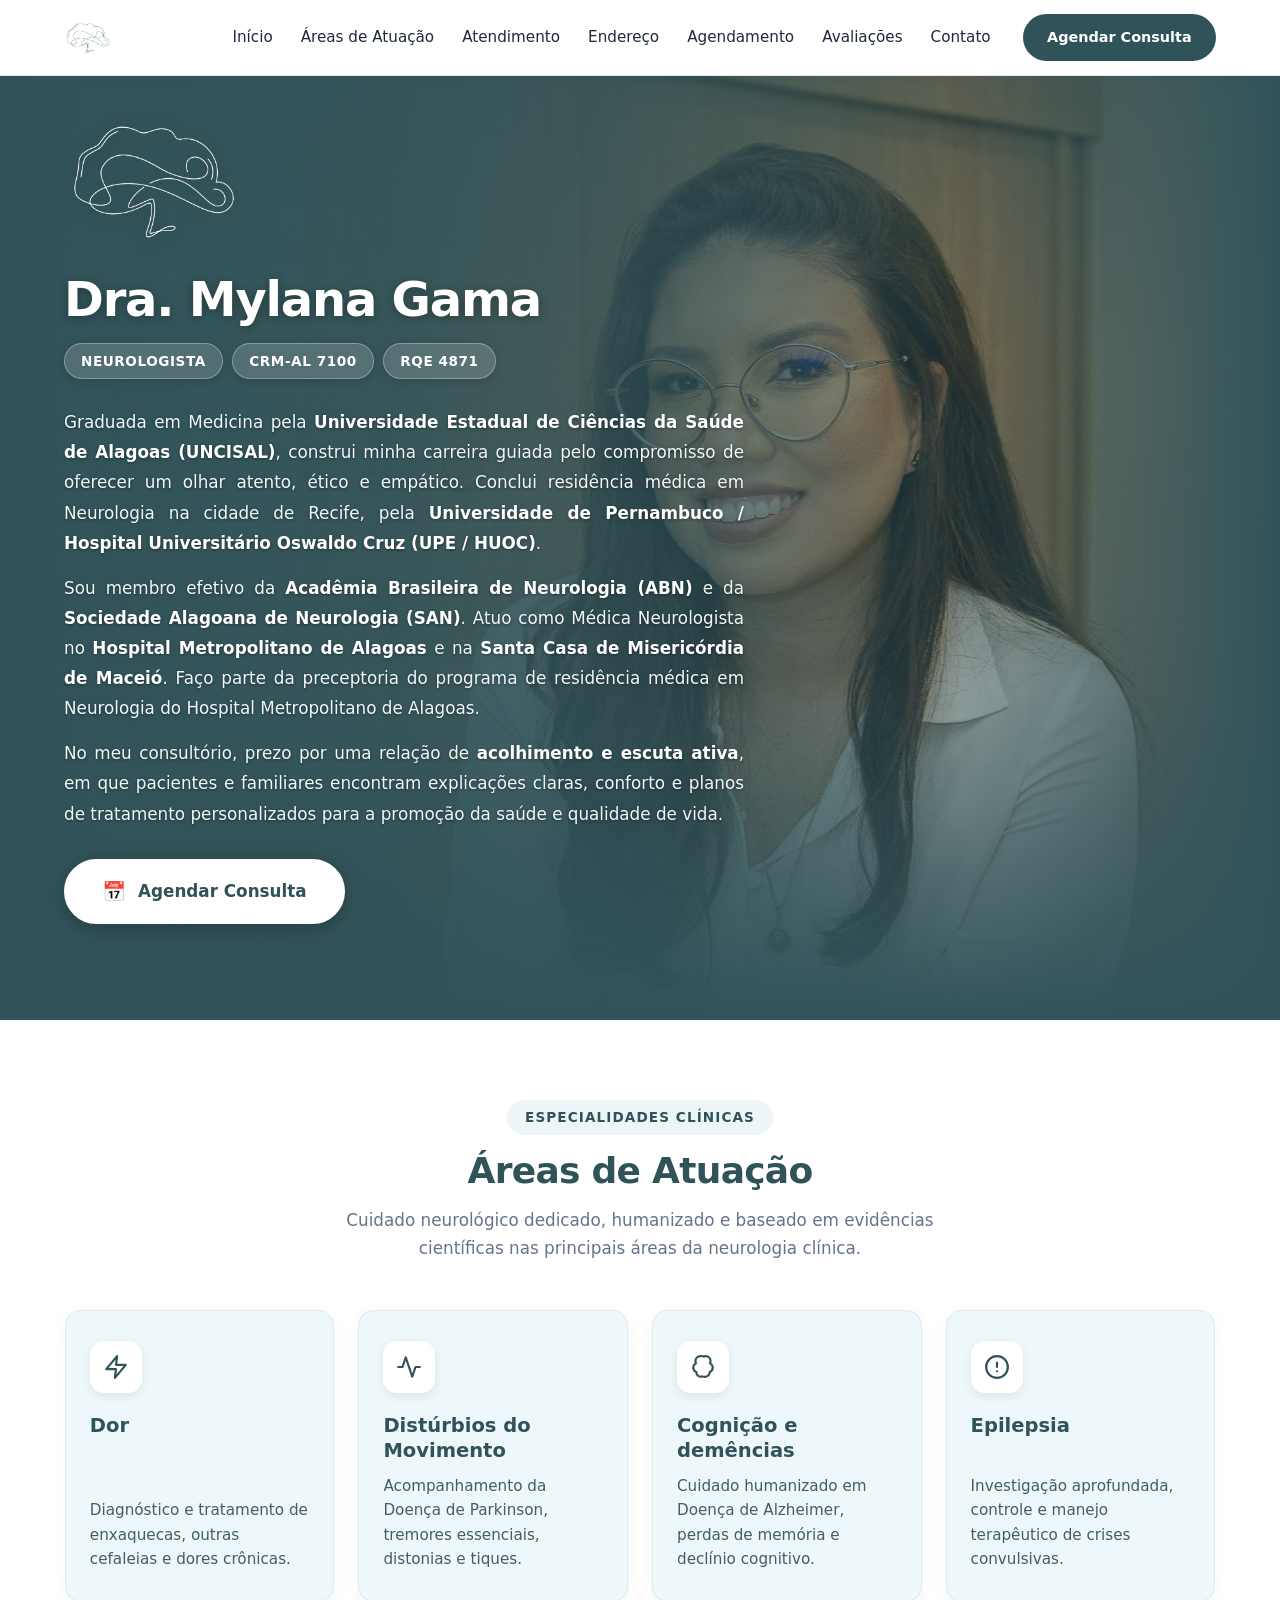
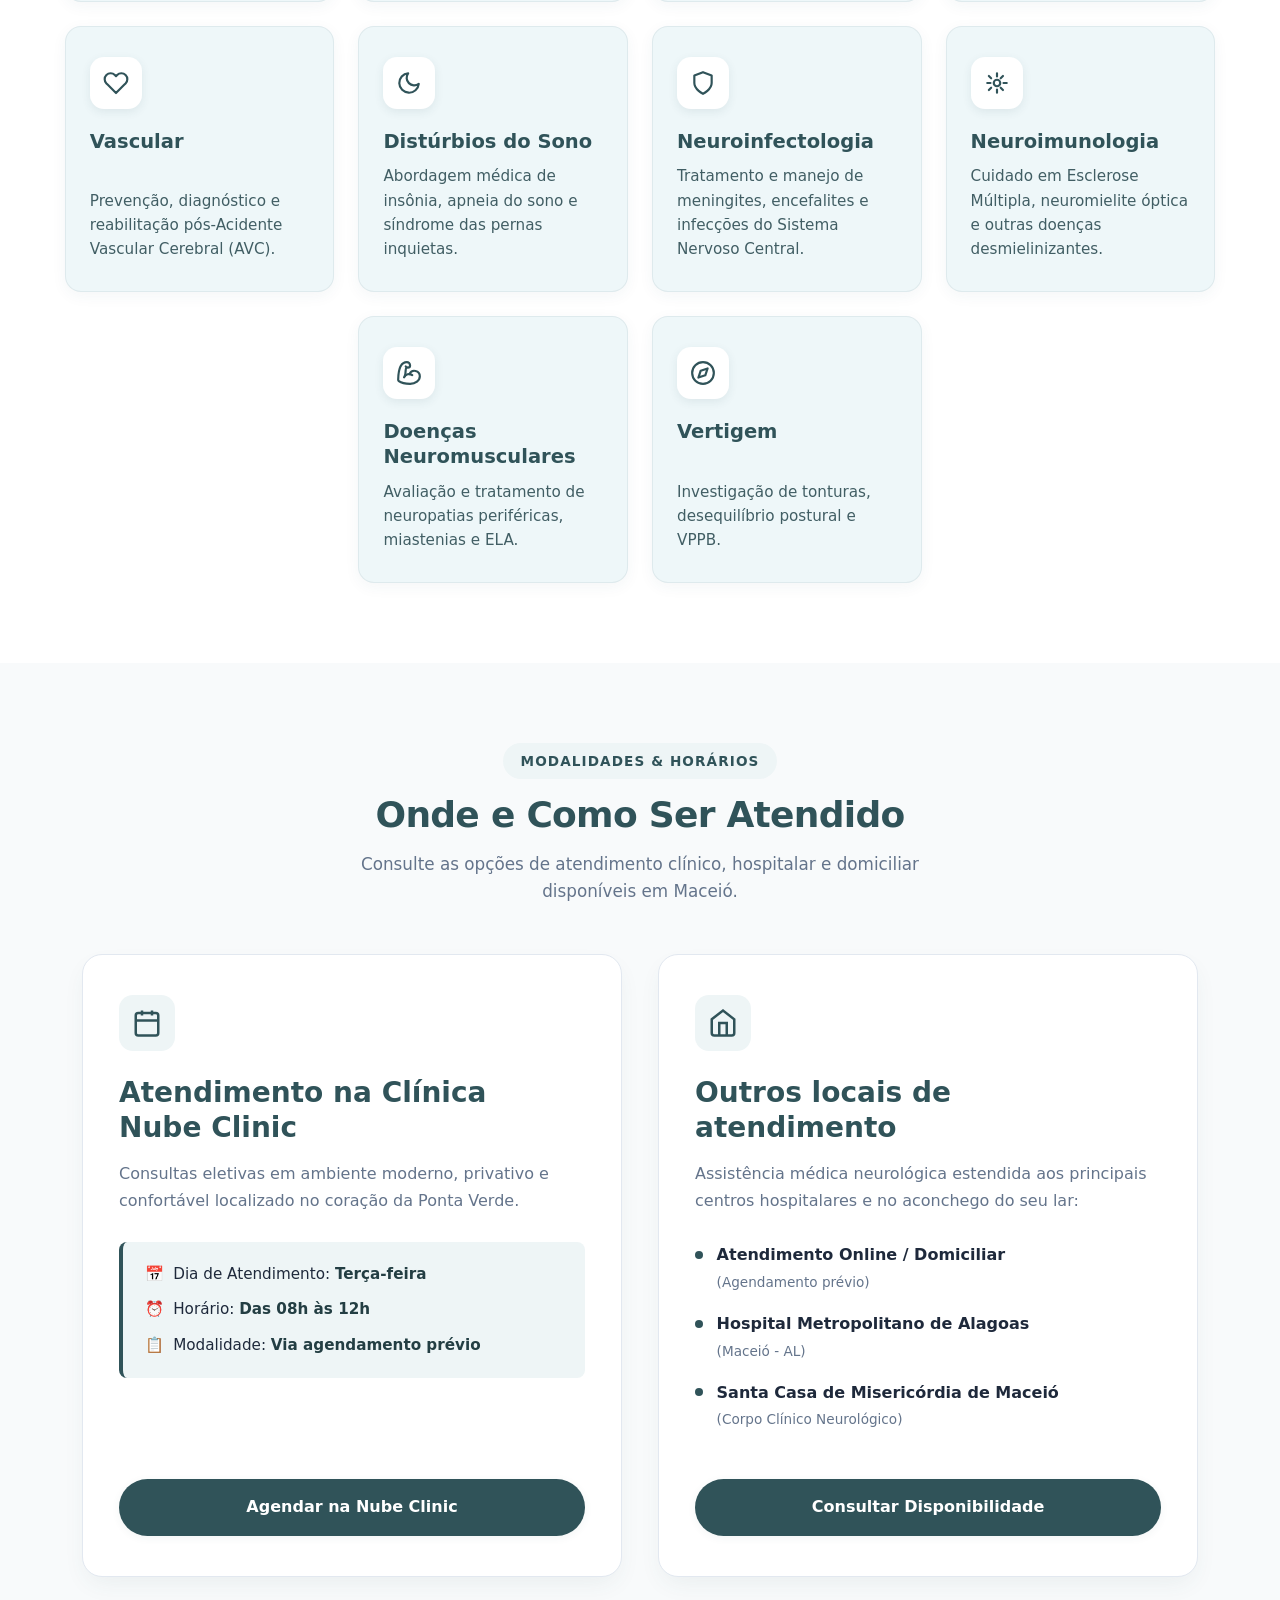
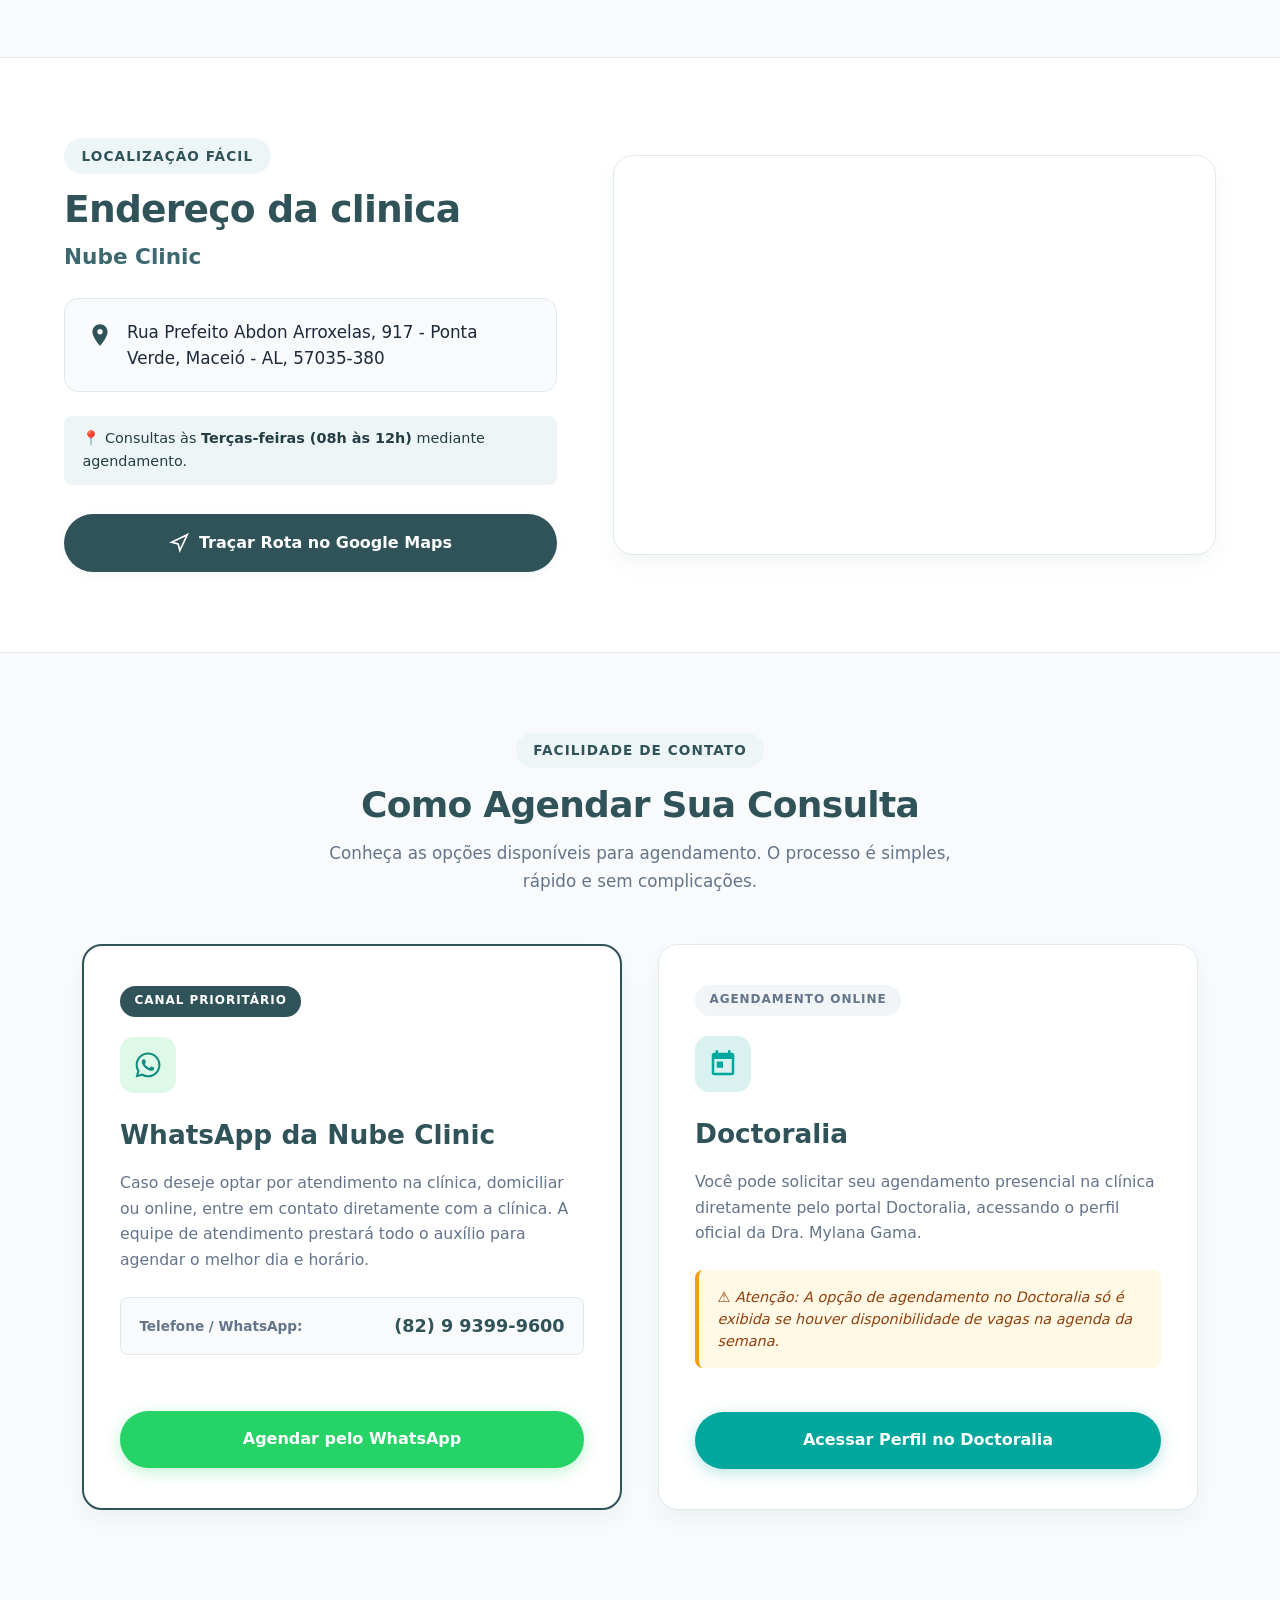
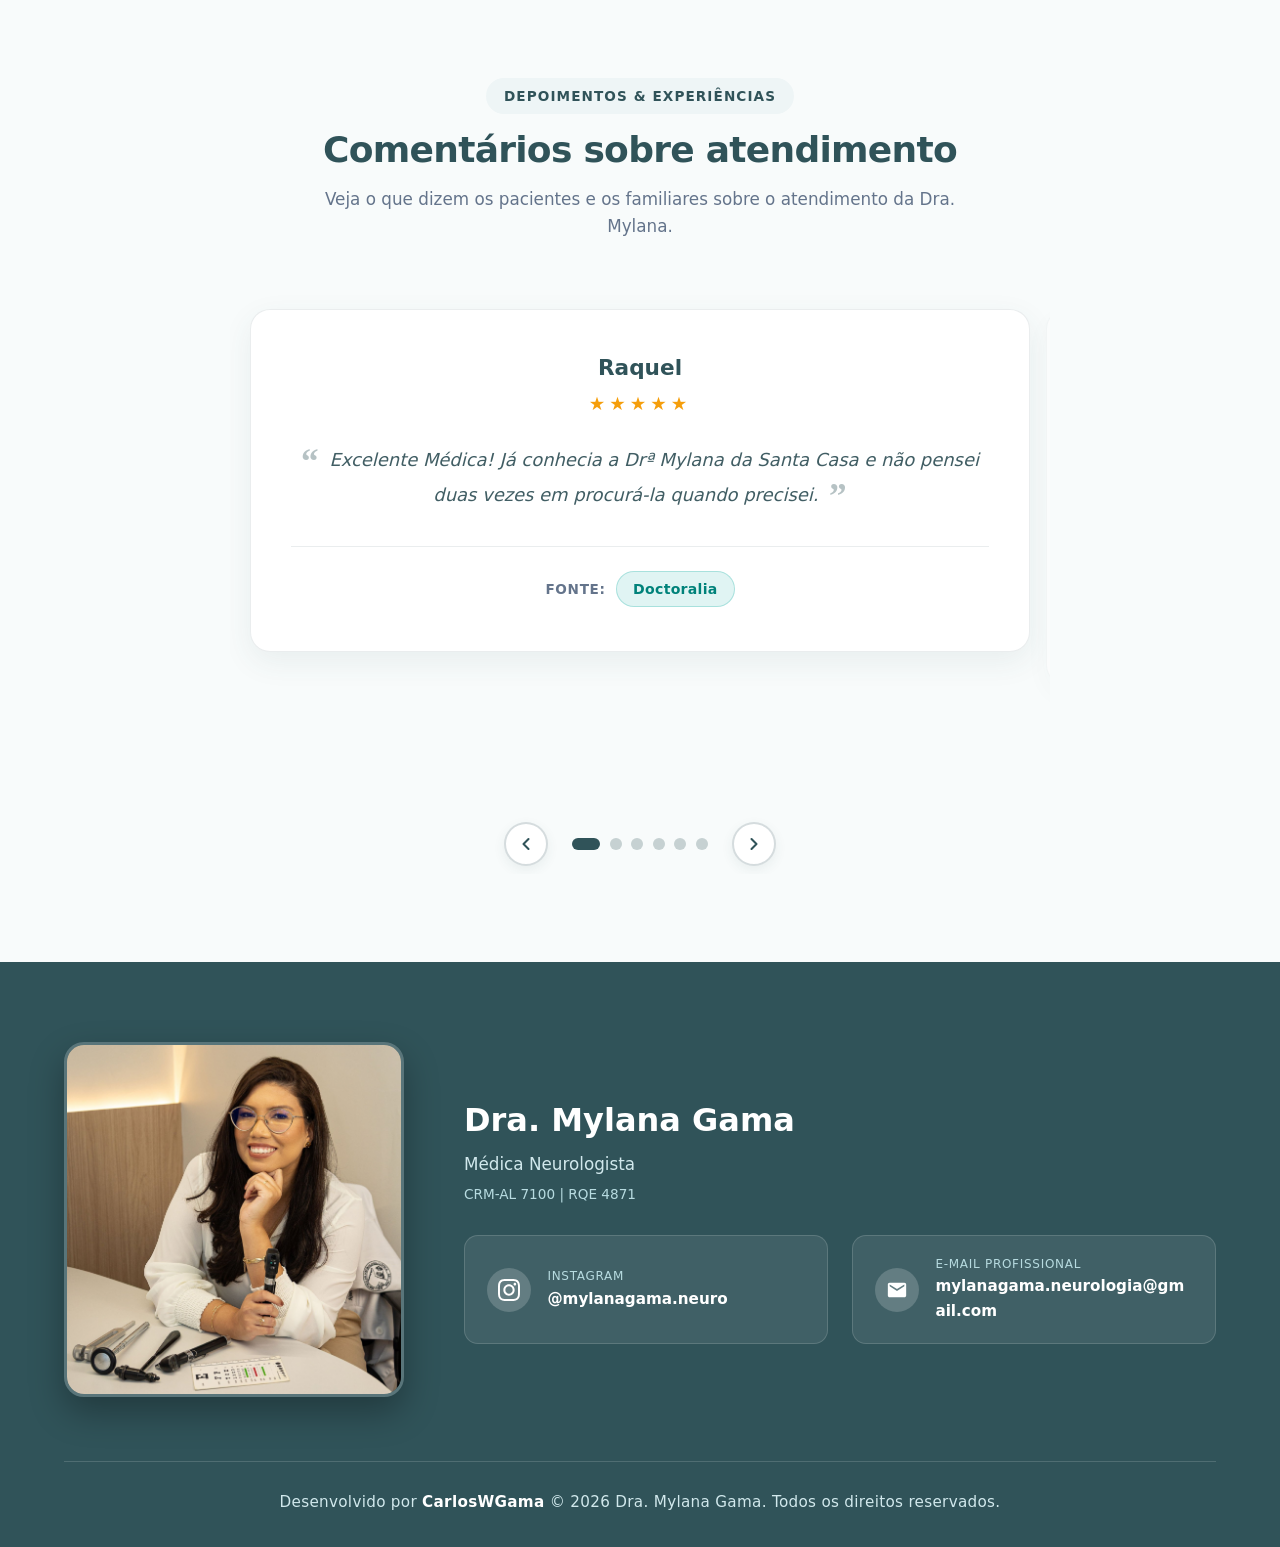
<file: site/index.html>
<!DOCTYPE html>
<html lang="pt-BR">
<head>
  <meta charset="UTF-8">
  <meta name="viewport" content="width=device-width, initial-scale=1.0">
  
  <!-- SEO & Metadados Primários -->
  <title>Dra. Mylana Gama | Médica Neurologista em Maceió - AL</title>
  <meta name="description" content="Dra. Mylana Gama - Médica Neurologista (CRM-AL 7100 | RQE 4871). Atendimento humanizado e especializado na Nube Clinic em Ponta Verde, Maceió, além de consultas domiciliares e online.">
  <meta name="keywords" content="Neurologista Maceió, Dra Mylana Gama, Neurologia Ponta Verde, Nube Clinic, Consulta Neurológica, Santa Casa de Maceió, Hospital Metropolitano de Alagoas, AVC, Cefaleia, Enxaqueca">
  <meta name="author" content="CarlosWGama">
  <meta name="robots" content="index, follow">
  
  <!-- Open Graph / Redes Sociais -->
  <meta property="og:type" content="website">
  <meta property="og:title" content="Dra. Mylana Gama | Médica Neurologista em Maceió - AL">
  <meta property="og:description" content="Cuidado neurológico dedicado e humanizado. Conheça a trajetória da Dra. Mylana Gama, locais de atendimento e como agendar sua consulta.">
  <meta property="og:image" content="assets/img/capa.jpg">
  <meta property="og:locale" content="pt_BR">

  <!-- Estilos CSS Vanilla -->
  <link rel="stylesheet" href="assets/css/style.css">
  <link rel="stylesheet" href="assets/css/responsive.css">
</head>
<body>

  <!-- =========================================================================
       Cabeçalho / Barra de Navegação Superior
       ========================================================================= -->
  <header class="site-header">
    <div class="container header-container">
      <div class="logo-wrapper">
        <a href="#hero" aria-label="Página inicial - Dra. Mylana Gama">
          <img src="assets/img/logo.png" alt="Logo Dra. Mylana Gama - Neurologista" class="brand-logo-header" width="150" height="48">
        </a>
      </div>

      <!-- Botão Menu Mobile -->
      <button class="mobile-menu-btn" id="mobileMenuToggle" aria-label="Abrir menu de navegação" aria-expanded="false">
        <svg viewBox="0 0 24 24" width="28" height="28" fill="none" stroke="currentColor" stroke-width="2">
          <line x1="3" y1="6" x2="21" y2="6"></line>
          <line x1="3" y1="12" x2="21" y2="12"></line>
          <line x1="3" y1="18" x2="21" y2="18"></line>
        </svg>
      </button>

      <nav class="site-nav" id="siteNav">
        <div class="nav-links">
          <a href="#hero" class="nav-link">Início</a>
          <a href="#areas-atuacao" class="nav-link">Áreas de Atuação</a>
          <a href="#atendimento" class="nav-link">Atendimento</a>
          <a href="#endereco" class="nav-link">Endereço</a>
          <a href="#agendamento" class="nav-link">Agendamento</a>
          <a href="#comentarios" class="nav-link">Avaliações</a>
          <a href="#contatos" class="nav-link">Contato</a>
        </div>
        <a href="#agendamento" class="btn btn-header-cta">Agendar Consulta</a>
      </nav>
    </div>
  </header>

  <main>
    <!-- =========================================================================
         1. Hero Section Modernizada (Fundo com Foto Integrada em Degradê & Logo Flutuante)
         ========================================================================= -->
    <section id="hero" class="hero-section">
      <!-- Camada de Fundo Integrada com a Foto e Degradê Suave para #305359 -->
      <div class="hero-bg-layer" aria-hidden="true">
        <div class="hero-bg-image"></div>
        <div class="hero-bg-overlay"></div>
      </div>

      <div class="container hero-container">
        <div class="hero-content-wrapper">
          
          <!-- Logo Flutuante acima do nome (sem fundo branco, protegido por filtro) -->
          <div class="hero-brand">
            <img src="assets/img/logo.png" alt="Logo Dra. Mylana Gama - Neurologista" class="hero-logo-floating" width="180" height="50">
          </div>

          <!-- Título Principal -->
          <h1 class="hero-title">Dra. Mylana Gama</h1>

          <!-- Badges de Especialidade e Credenciais -->
          <div class="hero-badges">
            <span class="hero-badge-pill">Neurologista</span>
            <span class="hero-badge-pill">CRM-AL 7100</span>
            <span class="hero-badge-pill">RQE 4871</span>
          </div>

          <!-- Apresentação em Texto Corrido (Sem Tópicos) -->
          <div class="hero-narrative">
            <p class="hero-text">
              Graduada em Medicina pela <strong>Universidade Estadual de Ciências da Saúde de Alagoas (UNCISAL)</strong>, construi minha carreira guiada pelo compromisso de oferecer um olhar atento, ético e empático. Conclui residência médica em Neurologia na cidade de Recife, pela <strong>Universidade de Pernambuco / Hospital Universitário Oswaldo Cruz (UPE / HUOC)</strong>.
            </p>
            <p class="hero-text">
              Sou membro efetivo da <strong>Acadêmia Brasileira de Neurologia (ABN)</strong> e da <strong>Sociedade Alagoana de Neurologia (SAN)</strong>. Atuo como Médica Neurologista no <strong>Hospital Metropolitano de Alagoas</strong> e na <strong>Santa Casa de Misericórdia de Maceió</strong>. Faço parte da preceptoria do programa de residência médica em Neurologia do Hospital Metropolitano de Alagoas.
            </p>
            <p class="hero-text">
              No meu consultório, prezo por uma relação de <strong>acolhimento e escuta ativa</strong>, em que pacientes e familiares encontram explicações claras, conforto e planos de tratamento personalizados para a promoção da saúde e qualidade de vida.
            </p>
          </div>

          <!-- Botão de Chamada para Ação Rápida -->
          <div class="hero-actions">
            <a href="#agendamento" class="btn btn-hero-cta">
              <span class="cta-icon" aria-hidden="true">📅</span>
              <span>Agendar Consulta</span>
            </a>
          </div>

        </div>
      </div>
    </section>

    <!-- =========================================================================
         2. Seção Áreas de Atuação (10 Cards com Fundo #eef7f9, Títulos #305359 e Descrições <= 100 caracteres)
         ========================================================================= -->
    <section id="areas-atuacao" class="areas-section">
      <div class="container">
        
        <div class="section-header text-center">
          <span class="section-badge">Especialidades Clínicas</span>
          <h2 class="section-title">Áreas de Atuação</h2>
          <p class="section-subtitle">
            Cuidado neurológico dedicado, humanizado e baseado em evidências científicas nas principais áreas da neurologia clínica.
          </p>
        </div>

        <div class="areas-grid">
          
          <!-- Card 1: Dor -->
          <article class="area-card">
            <div class="area-icon-wrapper" aria-hidden="true">
              <svg viewBox="0 0 24 24" width="26" height="26" fill="none" stroke="currentColor" stroke-width="2" stroke-linecap="round" stroke-linejoin="round">
                <path d="M13 2L3 14h9l-1 8 10-12h-9l1-8z"></path>
              </svg>
            </div>
            <h3 class="area-title">Dor</h3>
            <p class="area-description">
              Diagnóstico e tratamento de enxaquecas, outras cefaleias e dores crônicas.
            </p>
          </article>

          <!-- Card 2: Distúrbios do Movimento -->
          <article class="area-card">
            <div class="area-icon-wrapper" aria-hidden="true">
              <svg viewBox="0 0 24 24" width="26" height="26" fill="none" stroke="currentColor" stroke-width="2" stroke-linecap="round" stroke-linejoin="round">
                <polyline points="22 12 18 12 15 21 9 3 6 12 2 12"></polyline>
              </svg>
            </div>
            <h3 class="area-title">Distúrbios do Movimento</h3>
            <p class="area-description">
              Acompanhamento da Doença de Parkinson, tremores essenciais, distonias e tiques.
            </p>
          </article>

          <!-- Card 3: Cognição e demências -->
          <article class="area-card">
            <div class="area-icon-wrapper" aria-hidden="true">
              <svg viewBox="0 0 24 24" width="26" height="26" fill="none" stroke="currentColor" stroke-width="2" stroke-linecap="round" stroke-linejoin="round">
                <path d="M9.5 2A4.5 4.5 0 0 0 5 6.5c0 .77.19 1.5.54 2.14A4.5 4.5 0 0 0 3 12.5c0 1.9 1.18 3.53 2.87 4.18A4.5 4.5 0 0 0 9.5 21c.64 0 1.25-.13 1.8-.38A4.5 4.5 0 0 0 14.5 21a4.5 4.5 0 0 0 3.63-4.32A4.5 4.5 0 0 0 21 12.5a4.5 4.5 0 0 0-2.54-3.86A4.5 4.5 0 0 0 19 6.5 4.5 4.5 0 0 0 14.5 2c-.64 0-1.25.13-1.8.38A4.5 4.5 0 0 0 9.5 2z"></path>
              </svg>
            </div>
            <h3 class="area-title">Cognição e demências</h3>
            <p class="area-description">
              Cuidado humanizado em Doença de Alzheimer, perdas de memória e declínio cognitivo.
            </p>
          </article>

          <!-- Card 4: Epilepsia -->
          <article class="area-card">
            <div class="area-icon-wrapper" aria-hidden="true">
              <svg viewBox="0 0 24 24" width="26" height="26" fill="none" stroke="currentColor" stroke-width="2" stroke-linecap="round" stroke-linejoin="round">
                <circle cx="12" cy="12" r="10"></circle>
                <line x1="12" y1="8" x2="12" y2="12"></line>
                <line x1="12" y1="16" x2="12.01" y2="16"></line>
              </svg>
            </div>
            <h3 class="area-title">Epilepsia</h3>
            <p class="area-description">
              Investigação aprofundada, controle e manejo terapêutico de crises convulsivas.
            </p>
          </article>

          <!-- Card 5: Vascular -->
          <article class="area-card">
            <div class="area-icon-wrapper" aria-hidden="true">
              <svg viewBox="0 0 24 24" width="26" height="26" fill="none" stroke="currentColor" stroke-width="2" stroke-linecap="round" stroke-linejoin="round">
                <path d="M20.84 4.61a5.5 5.5 0 0 0-7.78 0L12 5.67l-1.06-1.06a5.5 5.5 0 0 0-7.78 7.78l1.06 1.06L12 21.23l7.78-7.78 1.06-1.06a5.5 5.5 0 0 0 0-7.78z"></path>
              </svg>
            </div>
            <h3 class="area-title">Vascular</h3>
            <p class="area-description">
              Prevenção, diagnóstico e reabilitação pós-Acidente Vascular Cerebral (AVC).
            </p>
          </article>

          <!-- Card 6: Distúrbios do Sono -->
          <article class="area-card">
            <div class="area-icon-wrapper" aria-hidden="true">
              <svg viewBox="0 0 24 24" width="26" height="26" fill="none" stroke="currentColor" stroke-width="2" stroke-linecap="round" stroke-linejoin="round">
                <path d="M21 12.79A9 9 0 1 1 11.21 3 7 7 0 0 0 21 12.79z"></path>
              </svg>
            </div>
            <h3 class="area-title">Distúrbios do Sono</h3>
            <p class="area-description">
              Abordagem médica de insônia, apneia do sono e síndrome das pernas inquietas.
            </p>
          </article>

          <!-- Card 7: Neuroinfectologia -->
          <article class="area-card">
            <div class="area-icon-wrapper" aria-hidden="true">
              <svg viewBox="0 0 24 24" width="26" height="26" fill="none" stroke="currentColor" stroke-width="2" stroke-linecap="round" stroke-linejoin="round">
                <path d="M12 22s8-4 8-10V5l-8-3-8 3v7c0 6 8 10 8 10z"></path>
              </svg>
            </div>
            <h3 class="area-title">Neuroinfectologia</h3>
            <p class="area-description">
              Tratamento e manejo de meningites, encefalites e infecções do Sistema Nervoso Central.
            </p>
          </article>

          <!-- Card 8: Neuroimunologia -->
          <article class="area-card">
            <div class="area-icon-wrapper" aria-hidden="true">
              <svg viewBox="0 0 24 24" width="26" height="26" fill="none" stroke="currentColor" stroke-width="2" stroke-linecap="round" stroke-linejoin="round">
                <circle cx="12" cy="12" r="3"></circle>
                <path d="M12 3v3m0 12v3M3 12h3m12 0h3m-3.5-6.5-2.1 2.1m-8.8 8.8-2.1 2.1m13 0-2.1-2.1m-8.8-8.8-2.1-2.1"></path>
              </svg>
            </div>
            <h3 class="area-title">Neuroimunologia</h3>
            <p class="area-description">
              Cuidado em Esclerose Múltipla, neuromielite óptica e outras doenças desmielinizantes.
            </p>
          </article>

          <!-- Card 9: Doenças Neuromusculares -->
          <article class="area-card">
            <div class="area-icon-wrapper" aria-hidden="true">
              <svg viewBox="0 0 24 24" width="26" height="26" fill="none" stroke="currentColor" stroke-width="2" stroke-linecap="round" stroke-linejoin="round">
                <path d="M12.409 13.017A5 5 0 0 1 22 15c0 3.866-4 7-9 7-4.077 0-8.153-.82-10.371-2.462-.426-.316-.631-.832-.62-1.362C2.118 12.723 2.627 2 10 2a3 3 0 0 1 3 3 2 2 0 0 1-2 2c-1.105 0-1.64-.444-2-1"></path>
                <path d="M15 14a5 5 0 0 0-7.584 2"></path>
                <path d="M9.964 6.825C8.019 7.977 9.5 13 8 15"></path>
              </svg>
            </div>
            <h3 class="area-title">Doenças Neuromusculares</h3>
            <p class="area-description">
              Avaliação e tratamento de neuropatias periféricas, miastenias e ELA.
            </p>
          </article>

          <!-- Card 10: Vertigem -->
          <article class="area-card">
            <div class="area-icon-wrapper" aria-hidden="true">
              <svg viewBox="0 0 24 24" width="26" height="26" fill="none" stroke="currentColor" stroke-width="2" stroke-linecap="round" stroke-linejoin="round">
                <circle cx="12" cy="12" r="10"></circle>
                <path d="m16.24 7.76-2.12 6.36-6.36 2.12 2.12-6.36 6.36-2.12z"></path>
              </svg>
            </div>
            <h3 class="area-title">Vertigem</h3>
            <p class="area-description">
              Investigação de tonturas, desequilíbrio postural e VPPB.
            </p>
          </article>

        </div>

      </div>
    </section>

    <!-- =========================================================================
         3. Seção Atendimento (Dois Cards Lado a Lado no Desktop / Empilhados no Mobile)
         ========================================================================= -->
    <section id="atendimento" class="attendance-section">
      <div class="container">
        
        <div class="section-header text-center">
          <span class="section-badge">Modalidades & Horários</span>
          <h2 class="section-title">Onde e Como Ser Atendido</h2>
          <p class="section-subtitle">
            Consulte as opções de atendimento clínico, hospitalar e domiciliar disponíveis em Maceió.
          </p>
        </div>

        <div class="attendance-cards-grid">
          
          <!-- Card 1: Nube Clinic -->
          <article class="attendance-card">
            <div class="card-icon-badge">
              <svg class="card-icon" viewBox="0 0 24 24" fill="none" stroke="currentColor" stroke-width="2">
                <rect x="3" y="4" width="18" height="18" rx="2" ry="2"></rect>
                <line x1="16" y1="2" x2="16" y2="6"></line>
                <line x1="8" y1="2" x2="8" y2="6"></line>
                <line x1="3" y1="10" x2="21" y2="10"></line>
              </svg>
            </div>
            
            <h1 class="attendance-card-title">Atendimento na Clínica <br/>Nube Clinic</h1>
            
            <p class="attendance-card-desc">
              Consultas eletivas em ambiente moderno, privativo e confortável localizado no coração da Ponta Verde.
            </p>
            
            <div class="schedule-highlight-box">
              <div class="schedule-row">
                <span>📅</span>
                <span>Dia de Atendimento: <strong>Terça-feira</strong></span>
              </div>
              <div class="schedule-row">
                <span>⏰</span>
                <span>Horário: <strong>Das 08h às 12h</strong></span>
              </div>
              <div class="schedule-row">
                <span>📋</span>
                <span>Modalidade: <strong>Via agendamento prévio</strong></span>
              </div>
            </div>

            <div class="card-action">
              <a href="#agendamento" class="btn btn-teal">Agendar na Nube Clinic</a>
            </div>
          </article>

          <!-- Card 2: Outros Locais de Atendimento -->
          <article class="attendance-card">
            <div class="card-icon-badge">
              <svg class="card-icon" viewBox="0 0 24 24" fill="none" stroke="currentColor" stroke-width="2">
                <path d="M3 9l9-7 9 7v11a2 2 0 0 1-2 2H5a2 2 0 0 1-2-2z"></path>
                <polyline points="9 22 9 12 15 12 15 22"></polyline>
              </svg>
            </div>
            
            <h1 class="attendance-card-title">Outros locais de atendimento</h1>
            
            <p class="attendance-card-desc">
              Assistência médica neurológica estendida aos principais centros hospitalares e no aconchego do seu lar:
            </p>
            
            <ul class="locations-list">
              <li class="location-item">
                <span class="location-bullet"></span>
                <div>
                  <strong>Atendimento Online / Domiciliar</strong>
                  <span class="location-note">(Agendamento prévio)</span>
                </div>
              </li>
              <li class="location-item">
                <span class="location-bullet"></span>
                <div>
                  <strong>Hospital Metropolitano de Alagoas</strong>
                  <span class="location-note">(Maceió - AL)</span>
                </div>
              </li>
              <li class="location-item">
                <span class="location-bullet"></span>
                <div>
                  <strong>Santa Casa de Misericórdia de Maceió</strong>
                  <span class="location-note">(Corpo Clínico Neurológico)</span>
                </div>
              </li>
            </ul>

            <div class="card-action">
              <a href="#agendamento" class="btn btn-teal">Consultar Disponibilidade</a>
            </div>
          </article>

        </div>

      </div>
    </section>

    <!-- =========================================================================
         3. Seção Endereço da Clínica Nube Clinic (com Google Maps via Iframe)
         ========================================================================= -->
    <section id="endereco" class="clinic-address-section">
      <div class="container address-container">
        
        <!-- Informações de Endereço -->
        <div class="address-info-col">
          <span class="section-badge">Localização Fácil</span>
          <h1 class="address-main-title">Endereço da clinica</h1>
          <h2 class="address-subtitle">Nube Clinic</h2>
          
          <div class="address-text-box">
            <svg class="icon-pin" viewBox="0 0 24 24" width="26" height="26" fill="currentColor">
              <path d="M12 2C8.13 2 5 5.13 5 9c0 5.25 7 13 7 13s7-7.75 7-13c0-3.87-3.13-7-7-7zm0 9.5c-1.38 0-2.5-1.12-2.5-2.5s1.12-2.5 2.5-2.5 2.5 1.12 2.5 2.5-1.12 2.5-2.5 2.5z"/>
            </svg>
            <p class="address-text">
              Rua Prefeito Abdon Arroxelas, 917 - Ponta Verde, Maceió - AL, 57035-380
            </p>
          </div>

          <p class="clinic-notice-pill">
            📍 Consultas às <strong>Terças-feiras (08h às 12h)</strong> mediante agendamento.
          </p>

          <div class="address-actions">
            <a href="https://www.google.com/maps/dir/?api=1&destination=-9.6560216,-35.7097091" 
               target="_blank" 
               rel="noopener noreferrer" 
               class="btn btn-teal">
              <svg viewBox="0 0 24 24" width="20" height="20" fill="none" stroke="currentColor" stroke-width="2">
                <polygon points="3 11 22 2 13 21 11 13 3 11"></polygon>
              </svg>
              Traçar Rota no Google Maps
            </a>
          </div>
        </div>

        <!-- Iframe do Google Maps (Coordenadas: -9.6560216, -35.7097091) -->
        <div class="address-map-col">
          <div class="map-card-frame">
            <iframe 
              src="https://www.google.com/maps/embed?pb=!1m18!1m12!1m3!1d3933.2923867451987!2d-35.70970862425208!3d-9.656039190432516!2m3!1f0!2f0!3f0!3m2!1i1024!2i768!4f13.1!3m3!1m2!1s0x70145841bc0b93f%3A0x580f8a3b4dcd8dbc!2sNube%20Clinic!5e0!3m2!1spt-BR!2sbr!4v1788820451835!5m2!1spt-BR!2sbr" 
              class="map-iframe" 
              allowfullscreen="" 
              loading="lazy" 
              referrerpolicy="no-referrer-when-downgrade" 
              title="Localização da Nube Clinic no Google Maps">
            </iframe>
          </div>
        </div>

      </div>
    </section>

    <!-- =========================================================================
         4. Seção Informativa de Agendamento (WhatsApp Nube Clinic & Doctoralia)
         ========================================================================= -->
    <section id="agendamento" class="booking-section">
      <div class="container">
        
        <div class="section-header text-center">
          <span class="section-badge">Facilidade de Contato</span>
          <h2 class="section-title">Como Agendar Sua Consulta</h2>
          <p class="section-subtitle">
            Conheça as opções disponíveis para agendamento. O processo é simples, rápido e sem complicações.
          </p>
        </div>

        <div class="booking-cards-grid">
          
          <!-- Canal 1: WhatsApp Nube Clinic (Prioritário) -->
          <article class="booking-card card-priority">
            <div class="card-top-badge">
              <span class="badge-priority">Canal Prioritário</span>
            </div>
            
            <div class="booking-card-icon whatsapp-icon-bg">
              <svg viewBox="0 0 24 24" width="30" height="30" fill="currentColor">
                <path d="M12.04 2c-5.46 0-9.91 4.45-9.91 9.91 0 1.75.46 3.45 1.32 4.95L2.05 22l5.25-1.38c1.45.79 3.08 1.21 4.74 1.21 5.46 0 9.91-4.45 9.91-9.91 0-2.65-1.03-5.14-2.9-7.01A9.816 9.816 0 0 0 12.04 2zm0 18.15c-1.48 0-2.93-.4-4.2-1.15l-.3-.18-3.12.82.83-3.04-.2-.31a8.15 8.15 0 0 1-1.25-4.38c0-4.54 3.7-8.24 8.24-8.24 2.2 0 4.27.86 5.82 2.42a8.18 8.18 0 0 1 2.41 5.83c0 4.54-3.7 8.23-8.23 8.23zm4.52-6.17c-.25-.12-1.47-.72-1.69-.81-.23-.08-.39-.12-.56.12-.17.25-.64.81-.79.97-.14.17-.29.19-.54.06-.25-.12-1.05-.39-2-1.23-.74-.66-1.23-1.47-1.38-1.72-.14-.25-.02-.38.11-.5.11-.11.25-.29.37-.43.12-.14.17-.25.25-.41.08-.17.04-.31-.02-.43s-.56-1.34-.76-1.84c-.2-.48-.41-.42-.56-.43l-.48-.01c-.17 0-.43.06-.66.31-.22.25-.86.84-.86 2.06 0 1.21.89 2.39 1.01 2.56.12.17 1.75 2.67 4.23 3.74.59.26 1.05.41 1.41.52.59.19 1.13.16 1.56.1.48-.07 1.47-.6 1.67-1.18.21-.58.21-1.07.15-1.18-.07-.1-.23-.17-.47-.29z"/>
              </svg>
            </div>

            <h3 class="booking-channel-title">WhatsApp da Nube Clinic</h3>
            
            <p class="booking-channel-desc">
              Caso deseje optar por atendimento na clínica, domiciliar ou online, entre em contato diretamente com a clínica. A equipe de atendimento prestará todo o auxílio para agendar o melhor dia e horário.
            </p>

            <div class="phone-contact-pill">
              <span class="phone-label">Telefone / WhatsApp:</span>
              <a href="tel:+5582993999600" class="phone-val">(82) 9 9399-9600</a>
            </div>

            <div class="card-action">
              <a href="https://wa.me/558293999600?text=Ol%C3%A1%2C%20gostaria%20de%20informa%C3%A7%C3%B5es%20sobre%20agendamento%20de%20consulta%20com%20a%20Dra.%20Mylana%20Gama." 
                 target="_blank" 
                 rel="noopener noreferrer" 
                 class="btn btn-whatsapp">
                Agendar pelo WhatsApp
              </a>
            </div>
          </article>

          <!-- Canal 2: Doctoralia -->
          <article class="booking-card">
            <div class="card-top-badge">
              <span class="badge-secondary">Agendamento Online</span>
            </div>

            <div class="booking-card-icon doctoralia-icon-bg">
              <svg viewBox="0 0 24 24" width="30" height="30" fill="currentColor">
                <path d="M19 3h-1V1h-2v2H8V1H6v2H5c-1.11 0-2 .9-2 2v14a2 2 0 0 0 2 2h14a2 2 0 0 0 2-2V5a2 2 0 0 0-2-2zm0 16H5V8h14v11zM7 10h5v5H7z"/>
              </svg>
            </div>

            <h3 class="booking-channel-title">Doctoralia</h3>
            
            <p class="booking-channel-desc">
              Você pode solicitar seu agendamento presencial na clínica diretamente pelo portal Doctoralia, acessando o perfil oficial da Dra. Mylana Gama.
            </p>

            <div class="doctoralia-notice-box">
              ⚠️ <em>Atenção: A opção de agendamento no Doctoralia só é exibida se houver disponibilidade de vagas na agenda da semana.</em>
            </div>

            <div class="card-action">
              <a href="https://www.doctoralia.com.br/mylana-dandara-pereira-gama/neurologista/maceio" 
                 target="_blank" 
                 rel="noopener noreferrer" 
                 class="btn btn-doctoralia">
                Acessar Perfil no Doctoralia
              </a>
            </div>
          </article>

        </div>

      </div>
    </section>

    <!-- =========================================================================
         5. Seção Comentários sobre atendimento (Carrossel de Depoimentos - 1 por vez com Autoplay de 5s)
         ========================================================================= -->
    <section id="comentarios" class="testimonials-section">
      <div class="container">
        
        <div class="section-header text-center">
          <span class="section-badge">Depoimentos & Experiências</span>
          <h2 class="section-title">Comentários sobre atendimento</h2>
          <p class="section-subtitle">
            Veja o que dizem os pacientes e os familiares sobre o atendimento da Dra. Mylana.
          </p>
        </div>

        <div class="testimonial-carousel-container" aria-roledescription="carousel" aria-label="Depoimentos de Pacientes">
          
          <div class="testimonial-carousel-track" id="testimonialTrack">
            
            <!-- Slide 1: Raquel -->
            <article class="testimonial-slide active" aria-roledescription="slide" aria-label="1 de 6">
              <div class="testimonial-card">
                <div class="testimonial-card-header">
                  <h3 class="testimonial-author-name">Raquel</h3>
                  <div class="testimonial-stars" aria-label="Avaliação 5 de 5 estrelas">★★★★★</div>
                </div>
                <blockquote class="testimonial-card-body">
                  <span class="quote-mark quote-start" aria-hidden="true">“</span>
                  <p class="testimonial-text">Excelente Médica! Já conhecia a Drª Mylana da Santa Casa e não pensei duas vezes em procurá-la quando precisei.</p>
                  <span class="quote-mark quote-end" aria-hidden="true">”</span>
                </blockquote>
                <div class="testimonial-card-footer">
                  <span class="testimonial-source-label">Fonte:</span>
                  <span class="testimonial-source-badge badge-doctoralia">Doctoralia</span>
                </div>
              </div>
            </article>

            <!-- Slide 2: Milene Vieira -->
            <article class="testimonial-slide" aria-roledescription="slide" aria-label="2 de 6">
              <div class="testimonial-card">
                <div class="testimonial-card-header">
                  <h3 class="testimonial-author-name">Milene Vieira</h3>
                  <div class="testimonial-stars" aria-label="Avaliação 5 de 5 estrelas">★★★★★</div>
                </div>
                <blockquote class="testimonial-card-body">
                  <span class="quote-mark quote-start" aria-hidden="true">“</span>
                  <p class="testimonial-text">Profissional excelente! Além de extremamente competente, é humana, atenciosa e transmite confiança. Sou muito grata pelo cuidado e dedicação. Uma médica que realmente faz a diferença!</p>
                  <span class="quote-mark quote-end" aria-hidden="true">”</span>
                </blockquote>
                <div class="testimonial-card-footer">
                  <span class="testimonial-source-label">Fonte:</span>
                  <span class="testimonial-source-badge badge-doctoralia">Google Avaliações</span>
                </div>
              </div>
            </article>

            <!-- Slide 3: Antônio Carlos Malafaia Ferreira -->
            <article class="testimonial-slide" aria-roledescription="slide" aria-label="3 de 6">
              <div class="testimonial-card">
                <div class="testimonial-card-header">
                  <h3 class="testimonial-author-name">Antônio Carlos Malafaia Ferreira</h3>
                  <div class="testimonial-stars" aria-label="Avaliação 5 de 5 estrelas">★★★★★</div>
                </div>
                <blockquote class="testimonial-card-body">
                  <span class="quote-mark quote-start" aria-hidden="true">“</span>
                  <p class="testimonial-text">Escuta com atenção, explica às dúvidas, orienta com detalhes. Excelente profissional!</p>
                  <span class="quote-mark quote-end" aria-hidden="true">”</span>
                </blockquote>
                <div class="testimonial-card-footer">
                  <span class="testimonial-source-label">Fonte:</span>
                  <span class="testimonial-source-badge badge-doctoralia">Doctoralia</span>
                </div>
              </div>
            </article>

            <!-- Slide 4: Camila Balbina -->
            <article class="testimonial-slide" aria-roledescription="slide" aria-label="4 de 6">
              <div class="testimonial-card">
                <div class="testimonial-card-header">
                  <h3 class="testimonial-author-name">Camila Balbina</h3>
                  <div class="testimonial-stars" aria-label="Avaliação 5 de 5 estrelas">★★★★★</div>
                </div>
                <blockquote class="testimonial-card-body">
                  <span class="quote-mark quote-start" aria-hidden="true">“</span>
                  <p class="testimonial-text">Dra. Mylana é uma médica excelente! Muito atenciosa, competente e acolhedora. Atendeu minha mãe de uma forma muito humana, explicou tudo com clareza e demonstrou muito cuidado. Recomendo!</p>
                  <span class="quote-mark quote-end" aria-hidden="true">”</span>
                </blockquote>
                <div class="testimonial-card-footer">
                  <span class="testimonial-source-label">Fonte:</span>
                  <span class="testimonial-source-badge badge-google">Google Avaliações</span>
                </div>
              </div>
            </article>

            <!-- Slide 5: Rafael Nascimento -->
            <article class="testimonial-slide" aria-roledescription="slide" aria-label="5 de 6">
              <div class="testimonial-card">
                <div class="testimonial-card-header">
                  <h3 class="testimonial-author-name">Rafael Nascimento</h3>
                  <div class="testimonial-stars" aria-label="Avaliação 5 de 5 estrelas">★★★★★</div>
                </div>
                <blockquote class="testimonial-card-body">
                  <span class="quote-mark quote-start" aria-hidden="true">“</span>
                  <p class="testimonial-text">A Dra. Mylanna é uma profissional incrível! Sempre muito atenciosa, prestativa e cuidadosa em cada detalhe do atendimento. Transmite segurança, empatia e realmente se importa com o bem-estar dos pacientes. Difícil encontrar alguém com tanta dedicação e humanidade assim. Super recomendo!</p>
                  <span class="quote-mark quote-end" aria-hidden="true">”</span>
                </blockquote>
                <div class="testimonial-card-footer">
                  <span class="testimonial-source-label">Fonte:</span>
                  <span class="testimonial-source-badge badge-doctoralia">Doctoralia</span>
                </div>
              </div>
            </article>

            <!-- Slide 6: Eliane Santos -->
            <article class="testimonial-slide" aria-roledescription="slide" aria-label="6 de 6">
              <div class="testimonial-card">
                <div class="testimonial-card-header">
                  <h3 class="testimonial-author-name">Eliane Santos</h3>
                  <div class="testimonial-stars" aria-label="Avaliação 5 de 5 estrelas">★★★★★</div>
                </div>
                <blockquote class="testimonial-card-body">
                  <span class="quote-mark quote-start" aria-hidden="true">“</span>
                  <p class="testimonial-text">Minha experiência foi excelente. Desde o primeiro momento me senti muito acolhida e respeitada. A Dra. me ouviu com muita atenção, conduziu toda a consulta com calma, empatia e dedicação, esclarecendo minhas dúvidas e me transmitindo muita segurança. Saí da consulta me sentindo cuidada e confiante. É uma profissional extremamente competente e humana. Recomendo de coração!.</p>
                  <span class="quote-mark quote-end" aria-hidden="true">”</span>
                </blockquote>
                <div class="testimonial-card-footer">
                  <span class="testimonial-source-label">Fonte:</span>
                  <span class="testimonial-source-badge badge-google">Google Avaliações</span>
                </div>
              </div>
            </article>

          </div>

          <!-- Controles de Navegação -->
          <div class="testimonial-carousel-controls">
            <button type="button" class="carousel-btn btn-prev" id="testimonialPrevBtn" aria-label="Depoimento anterior">
              <svg viewBox="0 0 24 24" width="20" height="20" fill="none" stroke="currentColor" stroke-width="2.5" stroke-linecap="round" stroke-linejoin="round">
                <polyline points="15 18 9 12 15 6"></polyline>
              </svg>
            </button>

            <div class="carousel-dots" id="testimonialDots" role="tablist" aria-label="Navegar entre depoimentos">
              <button type="button" class="carousel-dot active" role="tab" aria-selected="true" aria-label="Depoimento 1 de 6" data-index="0"></button>
              <button type="button" class="carousel-dot" role="tab" aria-selected="false" aria-label="Depoimento 2 de 6" data-index="1"></button>
              <button type="button" class="carousel-dot" role="tab" aria-selected="false" aria-label="Depoimento 3 de 6" data-index="2"></button>
              <button type="button" class="carousel-dot" role="tab" aria-selected="false" aria-label="Depoimento 4 de 6" data-index="3"></button>
              <button type="button" class="carousel-dot" role="tab" aria-selected="false" aria-label="Depoimento 5 de 6" data-index="4"></button>
              <button type="button" class="carousel-dot" role="tab" aria-selected="false" aria-label="Depoimento 6 de 6" data-index="5"></button>
            </div>

            <button type="button" class="carousel-btn btn-next" id="testimonialNextBtn" aria-label="Próximo depoimento">
              <svg viewBox="0 0 24 24" width="20" height="20" fill="none" stroke="currentColor" stroke-width="2.5" stroke-linecap="round" stroke-linejoin="round">
                <polyline points="9 18 15 12 9 6"></polyline>
              </svg>
            </button>
          </div>

        </div>

      </div>
    </section>
  </main>

  <!-- =========================================================================
       5. Rodapé / Footer (Fundo #305359, Grid 4/12 + 8/12, Créditos Desenvolvido por CarlosWGama)
       ========================================================================= -->
  <footer class="site-footer" id="contatos">
    <div class="container">
      
      <!-- Grid de 12 Colunas (Desktop: 4/12 + 8/12 | Mobile: Foto Oculta) -->
      <div class="footer-grid">
        
        <!-- Parte 1 (4/12): Foto da Doutora (Oculta no celular) -->
        <div class="footer-col-photo">
          <div class="footer-photo-card">
            <img src="assets/img/contato.jpg" alt="Dra. Mylana Gama - Atendimento e Contato" class="footer-doctor-img" width="340" height="420" loading="lazy">
          </div>
        </div>

        <!-- Parte 2 (8/12): Contatos, Redes Sociais e Identificação -->
        <div class="footer-col-content">
          <div class="footer-doctor-brand">
            <h3>Dra. Mylana Gama</h3>
            <p>Médica Neurologista</p>
            <span class="footer-crm-tag">CRM-AL 7100 | RQE 4871</span>
          </div>

          <div class="footer-contacts-list">
            
            <!-- Instagram -->
            <a href="https://www.instagram.com/mylanagama.neuro/" 
               target="_blank" 
               rel="noopener noreferrer" 
               class="footer-contact-card" 
               aria-label="Acompanhe no Instagram @mylanagama.neuro">
              <div class="contact-icon-wrapper">
                <svg viewBox="0 0 24 24" width="22" height="22" fill="currentColor">
                  <path d="M12 2.163c3.204 0 3.584.012 4.85.07 3.252.148 4.771 1.691 4.919 4.919.058 1.265.069 1.645.069 4.849 0 3.205-.012 3.584-.069 4.849-.149 3.225-1.664 4.771-4.919 4.919-1.266.058-1.644.07-4.85.07-3.204 0-3.584-.012-4.849-.07-3.26-.149-4.771-1.699-4.919-4.92-.058-1.265-.07-1.644-.07-4.849 0-3.204.013-3.583.07-4.849.149-3.227 1.664-4.771 4.919-4.919 1.266-.057 1.645-.069 4.849-.069zm0-2.163c-3.259 0-3.667.014-4.947.072-4.358.2-6.78 2.618-6.98 6.98-.059 1.281-.073 1.689-.073 4.948 0 3.259.014 3.668.072 4.948.2 4.358 2.618 6.78 6.98 6.98 1.281.058 1.689.072 4.948.072 3.259 0 3.668-.014 4.948-.072 4.354-.2 6.782-2.618 6.979-6.98.059-1.28.073-1.689.073-4.948 0-3.259-.014-3.667-.072-4.947-.196-4.354-2.617-6.78-6.979-6.98-1.281-.059-1.69-.073-4.949-.073zm0 5.838c-3.403 0-6.162 2.759-6.162 6.162s2.759 6.163 6.162 6.163 6.162-2.759 6.162-6.163c0-3.403-2.759-6.162-6.162-6.162zm0 10.162c-2.209 0-4-1.79-4-4 0-2.209 1.791-4 4-4s4 1.791 4 4c0 2.21-1.791 4-4 4zm6.406-11.845c-.796 0-1.441.645-1.441 1.44s.645 1.44 1.441 1.44c.795 0 1.439-.645 1.439-1.44s-.644-1.44-1.439-1.44z"/>
                </svg>
              </div>
              <div class="contact-info-text">
                <span class="contact-info-label">Instagram</span>
                <span class="contact-info-val">@mylanagama.neuro</span>
              </div>
            </a>

            <!-- E-mail -->
            <a href="mailto:mylanagama.neurologia@gmail.com" 
               class="footer-contact-card" 
               aria-label="Enviar e-mail para mylanagama.neurologia@gmail.com">
              <div class="contact-icon-wrapper">
                <svg viewBox="0 0 24 24" width="22" height="22" fill="currentColor">
                  <path d="M20 4H4c-1.1 0-1.99.9-1.99 2L2 18c0 1.1.9 2 2 2h16c1.1 0 2-.9 2-2V6c0-1.1-.9-2-2-2zm0 4l-8 5-8-5V6l8 5 8-5v2z"/>
                </svg>
              </div>
              <div class="contact-info-text">
                <span class="contact-info-label">E-mail Profissional</span>
                <span class="contact-info-val">mylanagama.neurologia@gmail.com</span>
              </div>
            </a>

          </div>
        </div>

      </div>

      <!-- Texto Centralizado Abaixo do Grid com Créditos de Desenvolvimento -->
      <div class="footer-bottom-bar">
        <p class="developer-credit-text">
          Desenvolvido por <strong>CarlosWGama</strong> &copy; <span id="currentYear">2026</span> Dra. Mylana Gama. Todos os direitos reservados.
        </p>
      </div>

    </div>
  </footer>

  <!-- Scripts Vanilla JavaScript (carregados no final da página) -->
  <script src="assets/js/main.js" defer></script>
</body>
</html>
</file>
<file: assets/css/style.css>
/* ==========================================================================
   Dra. Mylana Gama - Neurologista | Estilos Principais (Vanilla CSS)
   Cores base predominantes: #ffffff e #305359
   ========================================================================== */

/* --------------------------------------------------------------------------
   1. Variáveis Globais & Design Tokens
   -------------------------------------------------------------------------- */
:root {
  --color-primary: #305359;
  --color-primary-dark: #233e43;
  --color-primary-light: #3d6870;
  --color-primary-subtle: #eef5f6;
  --color-logo-brand: #32555b;
  
  --color-white: #ffffff;
  --color-bg-light: #f8fafb;
  --color-bg-card: #ffffff;
  --color-gray-soft: #f1f5f7;
  --color-gray-border: #e2e8f0;
  --color-text-dark: #1e293b;
  --color-text-muted: #64748b;
  --color-text-light: #f8fafc;
  --color-whatsapp: #25d366;
  --color-whatsapp-dark: #128c7e;
  --color-doctoralia: #00a79d;
  --color-doctoralia-dark: #00827a;

  --font-family: 'Montserrat', system-ui, -apple-system, 'Segoe UI', Roboto, Helvetica, Arial, sans-serif;
  --container-max-width: 1200px;
  --border-radius-sm: 8px;
  --border-radius-md: 14px;
  --border-radius-lg: 20px;
  --border-radius-pill: 50px;

  --hero-radius-pill: 50px;
  --hero-radius-card: 24px;
  --hero-shadow-glow: 0 4px 24px rgba(0, 0, 0, 0.25);
  --hero-logo-filter: brightness(0) invert(1) drop-shadow(0 2px 8px rgba(0, 0, 0, 0.4));

  --color-area-card-bg: #eef7f9;
  --color-area-card-title: #305359;
  --color-area-card-desc: #415e64;
  --area-card-radius: 16px;

  --color-testimonial-bg: #f8fbfb;
  --color-testimonial-card-bg: #ffffff;
  --testimonial-card-radius: 20px;
  --testimonial-shadow: 0 10px 30px rgba(48, 83, 89, 0.08);

  --shadow-sm: 0 2px 8px rgba(48, 83, 89, 0.06);
  --shadow-md: 0 10px 25px -5px rgba(48, 83, 89, 0.08);
  --shadow-lg: 0 20px 35px -10px rgba(48, 83, 89, 0.14);
  --transition-normal: all 0.25s ease-in-out;
}

/* --------------------------------------------------------------------------
   2. Reset & Tipografia Base
   -------------------------------------------------------------------------- */
*, *::before, *::after {
  box-sizing: border-box;
  margin: 0;
  padding: 0;
}

html {
  scroll-behavior: smooth;
  font-size: 16px;
  -webkit-text-size-adjust: 100%;
}

body {
  font-family: var(--font-family);
  background-color: var(--color-white);
  color: var(--color-text-dark);
  line-height: 1.65;
  font-weight: 400;
  overflow-x: hidden;
}

img {
  max-width: 100%;
  height: auto;
  display: block;
}

a {
  text-decoration: none;
  color: inherit;
  transition: var(--transition-normal);
}

ul {
  list-style: none;
}

.container {
  width: 100%;
  max-width: var(--container-max-width);
  margin-left: auto;
  margin-right: auto;
  padding-left: 1.5rem;
  padding-right: 1.5rem;
}

/* --------------------------------------------------------------------------
   3. Componentes Reutilizáveis (Botões, Badges, Títulos)
   -------------------------------------------------------------------------- */
.section-header {
  margin-bottom: 3rem;
}

.section-header.text-center {
  text-align: center;
}

.section-badge {
  display: inline-block;
  background-color: var(--color-primary-subtle);
  color: var(--color-primary);
  font-size: 0.85rem;
  font-weight: 600;
  text-transform: uppercase;
  letter-spacing: 0.08em;
  padding: 0.4rem 1.1rem;
  border-radius: var(--border-radius-pill);
  margin-bottom: 0.85rem;
}

.section-title {
  font-size: 2.25rem;
  font-weight: 700;
  color: var(--color-primary);
  letter-spacing: -0.02em;
  margin-bottom: 0.85rem;
  line-height: 1.25;
}

.section-subtitle {
  font-size: 1.05rem;
  color: var(--color-text-muted);
  max-width: 650px;
  margin: 0 auto;
}

.btn {
  display: inline-flex;
  align-items: center;
  justify-content: center;
  gap: 0.6rem;
  font-size: 1rem;
  font-weight: 600;
  padding: 0.85rem 1.8rem;
  border-radius: var(--border-radius-pill);
  cursor: pointer;
  border: 2px solid transparent;
  transition: var(--transition-normal);
  text-align: center;
  min-height: 48px;
}

.btn:focus-visible {
  outline: 3px solid var(--color-primary);
  outline-offset: 2px;
}

.btn-primary {
  background-color: var(--color-white);
  color: var(--color-primary);
  box-shadow: 0 4px 15px rgba(0, 0, 0, 0.12);
}

.btn-primary:hover {
  background-color: var(--color-primary-subtle);
  color: var(--color-primary-dark);
  transform: translateY(-2px);
  box-shadow: 0 6px 20px rgba(0, 0, 0, 0.18);
}

.btn-teal {
  background-color: var(--color-primary);
  color: var(--color-white);
  box-shadow: var(--shadow-sm);
}

.btn-teal:hover {
  background-color: var(--color-primary-dark);
  transform: translateY(-2px);
  box-shadow: var(--shadow-md);
}

.btn-whatsapp {
  background-color: var(--color-whatsapp);
  color: var(--color-white);
  box-shadow: 0 4px 15px rgba(37, 211, 102, 0.28);
}

.btn-whatsapp:hover {
  background-color: var(--color-whatsapp-dark);
  transform: translateY(-2px);
  box-shadow: 0 6px 20px rgba(37, 211, 102, 0.38);
}

.btn-doctoralia {
  background-color: var(--color-doctoralia);
  color: var(--color-white);
  box-shadow: 0 4px 15px rgba(0, 167, 157, 0.28);
}

.btn-doctoralia:hover {
  background-color: var(--color-doctoralia-dark);
  transform: translateY(-2px);
  box-shadow: 0 6px 20px rgba(0, 167, 157, 0.38);
}

/* --------------------------------------------------------------------------
   4. Top Bar / Cabeçalho de Navegação
   -------------------------------------------------------------------------- */
.site-header {
  position: sticky;
  top: 0;
  z-index: 100;
  background-color: var(--color-white);
  border-bottom: 1px solid var(--color-gray-border);
  box-shadow: var(--shadow-sm);
  transition: var(--transition-normal);
}

.header-container {
  display: flex;
  justify-content: space-between;
  align-items: center;
  padding-top: 0.85rem;
  padding-bottom: 0.85rem;
}

.logo-wrapper {
  display: flex;
  align-items: center;
  background-color: var(--color-white);
}

.brand-logo-header {
  height: 48px;
  width: auto;
  object-fit: contain;
}

.site-nav {
  display: flex;
  align-items: center;
  gap: 2rem;
}

.nav-links {
  display: flex;
  align-items: center;
  gap: 1.75rem;
}

.nav-link {
  font-size: 0.95rem;
  font-weight: 500;
  color: var(--color-text-dark);
  position: relative;
  padding: 0.35rem 0;
}

.nav-link:hover,
.nav-link:focus {
  color: var(--color-primary);
}

.nav-link::after {
  content: '';
  position: absolute;
  bottom: 0;
  left: 0;
  width: 0;
  height: 2px;
  background-color: var(--color-primary);
  transition: width 0.25s ease;
}

.nav-link:hover::after {
  width: 100%;
}

.btn-header-cta {
  font-size: 0.9rem;
  padding: 0.6rem 1.4rem;
  min-height: 40px;
  background-color: var(--color-primary);
  color: var(--color-white);
}

.btn-header-cta:hover {
  background-color: var(--color-primary-dark);
}

.mobile-menu-btn {
  display: none;
  background: none;
  border: none;
  cursor: pointer;
  padding: 0.5rem;
  color: var(--color-primary);
}

/* --------------------------------------------------------------------------
   5. Hero Section Modernizada (Fundo Integrado com Degradê & Logo Flutuante)
   Inspirado no design de alto padrão da referência médica
   -------------------------------------------------------------------------- */
.hero-section {
  background-color: var(--color-primary);
  color: var(--color-white);
  padding: 3rem 0 6rem 0;
  position: relative;
  overflow: hidden;
  min-height: 85vh;
  display: flex;
  align-items: center;
}

/* Camada de Mídia de Fundo Integrada */
.hero-bg-layer {
  position: absolute;
  inset: 0;
  width: 100%;
  height: 100%;
  pointer-events: none;
  z-index: 1;
}

/* Imagem da Doutora ocupando a área de fundo à direita/centro */
.hero-bg-image {
  position: absolute;
  inset: 0;
  width: 100%;
  height: 100%;
  background-image: url('../img/capa.jpg');
  background-repeat: no-repeat;
  background-size: auto;
  background-position: right 10% top 30%;
  opacity: 0.75;
}

/* Camada de Degradês Periféricos para fusão contínua em #305359 */
.hero-bg-overlay {
  position: absolute;
  inset: 0;
  width: 100%;
  height: 100%;
  background: 
    /* Degradê horizontal: mais escuro à esquerda para contraste do texto, suave no centro e fechando à direita */
    linear-gradient(to right, 
      #305359 0%, 
      rgba(48, 83, 89, 0.95) 30%, 
      rgba(48, 83, 89, 0.80) 48%, 
      rgba(48, 83, 89, 0.35) 75%, 
      #305359 100%),
    /* Degradê vertical: suave no topo e esmaecendo completamente na base */
    linear-gradient(to bottom, 
      rgba(48, 83, 89, 0.3) 0%, 
      transparent 30%, 
      transparent 65%, 
      #305359 100%);
}

/* Contêiner de Conteúdo em Primeiro Plano */
.hero-container {
  position: relative;
  z-index: 2;
  display: flex;
  flex-direction: row;
  align-items: center;
  width: 100%;
}

.hero-content-wrapper {
  max-width: 680px;
  display: flex;
  flex-direction: column;
  align-items: flex-start;
}

/* Logo Flutuante (sem fundo branco, protegido por filtro) */
.hero-brand {
  display: inline-block;
}

.hero-logo-floating {
  max-width: 220px;
  height: auto;
  display: block;
  filter: var(--hero-logo-filter);
  transition: transform 0.3s ease;
}

.hero-logo-floating:hover {
  transform: translateY(-2px);
}

.hero-title {
  font-size: 3rem;
  font-weight: 800;
  line-height: 1.15;
  letter-spacing: -0.025em;
  color: #ffffff;
  margin-bottom: 1rem;
  text-shadow: 0 2px 10px rgba(0, 0, 0, 0.3);
}

/* Badges de Especialidade e Credenciais */
.hero-badges {
  display: flex;
  flex-wrap: wrap;
  gap: 0.6rem;
  margin-bottom: 1.75rem;
}

.hero-badge-pill {
  display: inline-flex;
  align-items: center;
  background-color: rgba(255, 255, 255, 0.16);
  backdrop-filter: blur(8px);
  -webkit-backdrop-filter: blur(8px);
  border: 1px solid rgba(255, 255, 255, 0.3);
  color: #ffffff;
  padding: 0.35rem 1rem;
  border-radius: var(--hero-radius-pill);
  font-size: 0.85rem;
  font-weight: 600;
  letter-spacing: 0.04em;
  text-transform: uppercase;
  box-shadow: 0 2px 8px rgba(0, 0, 0, 0.15);
}

.hero-narrative {
  margin-bottom: 2rem;
}

.hero-text {
  font-size: 1.05rem;
  line-height: 1.8;
  color: #f1f8f9;
  margin-bottom: 0.9rem;
  text-align: justify;
  text-shadow: 0 1px 3px rgba(0, 0, 0, 0.4);
}

.hero-text strong {
  color: #ffffff;
  font-weight: 600;
}

/* Botão de Chamada para Ação Rápida */
.hero-actions {
  display: flex;
  align-items: center;
  gap: 1.25rem;
}

.btn-hero-cta {
  display: inline-flex;
  align-items: center;
  gap: 0.75rem;
  background-color: #ffffff;
  color: var(--color-primary);
  font-size: 1.05rem;
  font-weight: 700;
  padding: 0.9rem 2.25rem;
  border-radius: var(--hero-radius-pill);
  box-shadow: 0 4px 20px rgba(0, 0, 0, 0.25);
  border: 2px solid #ffffff;
  transition: all 0.3s cubic-bezier(0.4, 0, 0.2, 1);
  min-height: 52px;
}

.btn-hero-cta .cta-icon {
  font-size: 1.2rem;
}

.btn-hero-cta:hover {
  background-color: var(--color-whatsapp);
  color: #ffffff;
  border-color: var(--color-whatsapp);
  transform: translateY(-3px);
  box-shadow: 0 8px 25px rgba(37, 211, 102, 0.4);
}

/* --------------------------------------------------------------------------
   6. Seção de Áreas de Atuação (10 Cards, Fundo #eef7f9, Títulos #305359, Flexbox Wrap)
   -------------------------------------------------------------------------- */
.areas-section {
  background-color: var(--color-white);
  padding: 5rem 0;
  position: relative;
}

.areas-grid {
  display: flex;
  flex-wrap: wrap;
  gap: 1.5rem;
  justify-content: center;
  align-items: stretch;
}

.area-card {
  flex: 0 1 calc(25% - 1.15rem);
  min-width: 240px;
  background-color: var(--color-area-card-bg);
  border-radius: var(--area-card-radius);
  padding: 1.85rem 1.5rem;
  display: flex;
  flex-direction: column;
  align-items: flex-start;
  border: 1px solid rgba(48, 83, 89, 0.08);
  box-shadow: 0 4px 15px rgba(48, 83, 89, 0.05);
  transition: transform 0.25s cubic-bezier(0.4, 0, 0.2, 1), box-shadow 0.25s cubic-bezier(0.4, 0, 0.2, 1), border-color 0.25s ease;
}

.area-card:hover {
  transform: translateY(-5px);
  box-shadow: 0 12px 30px rgba(48, 83, 89, 0.12);
  border-color: rgba(48, 83, 89, 0.25);
}

.area-icon-wrapper {
  width: 52px;
  height: 52px;
  border-radius: 14px;
  background-color: #ffffff;
  color: var(--color-primary);
  display: flex;
  align-items: center;
  justify-content: center;
  margin-bottom: 1.25rem;
  box-shadow: 0 3px 10px rgba(48, 83, 89, 0.09);
  transition: background-color 0.25s ease, color 0.25s ease, transform 0.25s ease;
}

.area-card:hover .area-icon-wrapper {
  background-color: var(--color-primary);
  color: #ffffff;
  transform: scale(1.05);
}

.area-title {
  font-size: 1.22rem;
  font-weight: 700;
  color: var(--color-area-card-title);
  margin-bottom: 0.65rem;
  line-height: 1.3;
}

.area-description {
  font-size: 0.95rem;
  color: var(--color-area-card-desc);
  line-height: 1.6;
  margin-top: auto;
}

/* --------------------------------------------------------------------------
   7. Seção de Atendimento (Locais, Dias e Horários)
   -------------------------------------------------------------------------- */
.attendance-section {
  background-color: var(--color-bg-light);
  padding: 5rem 0;
  position: relative;
}

.attendance-cards-grid {
  display: flex;
  flex-direction: row;
  justify-content: center;
  align-items: stretch;
  gap: 2.25rem;
}

.attendance-card {
  flex: 1 1 0;
  max-width: 540px;
  background-color: var(--color-bg-card);
  border-radius: var(--border-radius-lg);
  padding: 2.5rem 2.25rem;
  border: 1px solid var(--color-gray-border);
  box-shadow: var(--shadow-md);
  display: flex;
  flex-direction: column;
  transition: var(--transition-normal);
}

.attendance-card:hover {
  transform: translateY(-4px);
  box-shadow: var(--shadow-lg);
  border-color: rgba(48, 83, 89, 0.25);
}

.card-icon-badge {
  width: 56px;
  height: 56px;
  border-radius: var(--border-radius-md);
  background-color: var(--color-primary-subtle);
  color: var(--color-primary);
  display: flex;
  align-items: center;
  justify-content: center;
  margin-bottom: 1.5rem;
}

.card-icon {
  width: 30px;
  height: 30px;
}

.attendance-card-title {
  font-size: 1.75rem;
  font-weight: 700;
  color: var(--color-primary);
  line-height: 1.25;
  margin-bottom: 1rem;
}

.attendance-card-desc {
  font-size: 1rem;
  color: var(--color-text-muted);
  line-height: 1.65;
  margin-bottom: 1.75rem;
}

/* Destaque de Horários Nube Clinic */
.schedule-highlight-box {
  background-color: var(--color-primary-subtle);
  border-left: 4px solid var(--color-primary);
  border-radius: var(--border-radius-sm);
  padding: 1.25rem 1.35rem;
  margin-bottom: 2rem;
  display: flex;
  flex-direction: column;
  gap: 0.65rem;
}

.schedule-row {
  display: flex;
  align-items: center;
  gap: 0.6rem;
  font-size: 0.95rem;
  color: var(--color-text-dark);
}

.schedule-row strong {
  color: var(--color-primary-dark);
}

/* Lista de Outros Locais */
.locations-list {
  margin-bottom: 2rem;
  display: flex;
  flex-direction: column;
  gap: 1.1rem;
}

.location-item {
  display: flex;
  align-items: flex-start;
  gap: 0.85rem;
  font-size: 1rem;
  color: var(--color-text-dark);
}

.location-bullet {
  width: 8px;
  height: 8px;
  border-radius: 50%;
  background-color: var(--color-primary);
  margin-top: 0.55rem;
  flex-shrink: 0;
}

.location-note {
  display: block;
  font-size: 0.85rem;
  color: var(--color-text-muted);
  margin-top: 0.15rem;
}

.attendance-card .card-action {
  margin-top: auto;
  padding-top: 1rem;
}

.attendance-card .card-action .btn {
  width: 100%;
}

/* --------------------------------------------------------------------------
   7. Seção Endereço da Clínica Nube Clinic (com Iframe do Google Maps)
   -------------------------------------------------------------------------- */
.clinic-address-section {
  background-color: var(--color-white);
  padding: 5rem 0;
  border-top: 1px solid var(--color-gray-border);
}

.address-container {
  display: flex;
  flex-direction: row;
  align-items: center;
  justify-content: space-between;
  gap: 3.5rem;
}

.address-info-col {
  flex: 1 1 45%;
  display: flex;
  flex-direction: column;
  align-items: flex-start;
}

.address-main-title {
  font-size: 2.35rem;
  font-weight: 700;
  color: var(--color-primary);
  letter-spacing: -0.02em;
  line-height: 1.2;
  margin-bottom: 0.4rem;
}

.address-subtitle {
  font-size: 1.35rem;
  font-weight: 600;
  color: var(--color-primary-light);
  margin-bottom: 1.5rem;
}

.address-text-box {
  display: flex;
  align-items: flex-start;
  gap: 0.85rem;
  background-color: var(--color-bg-light);
  padding: 1.25rem 1.4rem;
  border-radius: var(--border-radius-md);
  border: 1px solid var(--color-gray-border);
  margin-bottom: 1.5rem;
  width: 100%;
}

.icon-pin {
  color: var(--color-primary);
  flex-shrink: 0;
  margin-top: 0.2rem;
}

.address-text {
  font-size: 1.05rem;
  color: var(--color-text-dark);
  font-weight: 500;
  line-height: 1.55;
}

.clinic-notice-pill {
  background-color: var(--color-primary-subtle);
  color: var(--color-primary-dark);
  font-size: 0.9rem;
  padding: 0.65rem 1.15rem;
  border-radius: var(--border-radius-sm);
  margin-bottom: 1.85rem;
  width: 100%;
}

.address-actions {
  width: 100%;
}

.address-actions .btn {
  width: 100%;
}

/* Coluna do Mapa */
.address-map-col {
  flex: 1 1 55%;
  width: 100%;
}

.map-card-frame {
  background-color: var(--color-white);
  border-radius: var(--border-radius-lg);
  overflow: hidden;
  box-shadow: var(--shadow-md);
  border: 1px solid var(--color-gray-border);
  position: relative;
  height: 400px;
}

.map-iframe {
  width: 100%;
  height: 100%;
  border: 0;
  display: block;
}

/* --------------------------------------------------------------------------
   8. Seção Informativa de Agendamento (WhatsApp Nube Clinic & Doctoralia)
   -------------------------------------------------------------------------- */
.booking-section {
  background-color: var(--color-bg-light);
  padding: 5rem 0;
  border-top: 1px solid var(--color-gray-border);
}

.booking-cards-grid {
  display: flex;
  flex-direction: row;
  justify-content: center;
  align-items: stretch;
  gap: 2.25rem;
}

.booking-card {
  flex: 1 1 0;
  max-width: 540px;
  background-color: var(--color-bg-card);
  border-radius: var(--border-radius-lg);
  padding: 2.5rem 2.25rem;
  border: 1px solid var(--color-gray-border);
  box-shadow: var(--shadow-md);
  display: flex;
  flex-direction: column;
  position: relative;
  transition: var(--transition-normal);
}

.booking-card:hover {
  transform: translateY(-4px);
  box-shadow: var(--shadow-lg);
}

.booking-card.card-priority {
  border: 2px solid var(--color-primary);
}

.card-top-badge {
  margin-bottom: 1.25rem;
}

.badge-priority {
  display: inline-block;
  background-color: var(--color-primary);
  color: var(--color-white);
  font-size: 0.75rem;
  font-weight: 700;
  text-transform: uppercase;
  letter-spacing: 0.08em;
  padding: 0.35rem 0.9rem;
  border-radius: var(--border-radius-pill);
}

.badge-secondary {
  display: inline-block;
  background-color: var(--color-gray-soft);
  color: var(--color-text-muted);
  font-size: 0.75rem;
  font-weight: 700;
  text-transform: uppercase;
  letter-spacing: 0.08em;
  padding: 0.35rem 0.9rem;
  border-radius: var(--border-radius-pill);
}

.booking-card-icon {
  width: 56px;
  height: 56px;
  border-radius: var(--border-radius-md);
  display: flex;
  align-items: center;
  justify-content: center;
  margin-bottom: 1.25rem;
}

.whatsapp-icon-bg {
  background-color: rgba(37, 211, 102, 0.15);
  color: var(--color-whatsapp-dark);
}

.doctoralia-icon-bg {
  background-color: rgba(0, 167, 157, 0.15);
  color: var(--color-doctoralia);
}

.booking-channel-title {
  font-size: 1.65rem;
  font-weight: 700;
  color: var(--color-primary);
  margin-bottom: 0.85rem;
}

.booking-channel-desc {
  font-size: 0.98rem;
  color: var(--color-text-muted);
  line-height: 1.65;
  margin-bottom: 1.5rem;
}

.phone-contact-pill {
  display: flex;
  align-items: center;
  justify-content: space-between;
  background-color: var(--color-bg-light);
  padding: 0.85rem 1.15rem;
  border-radius: var(--border-radius-sm);
  border: 1px solid var(--color-gray-border);
  margin-bottom: 1.75rem;
}

.phone-label {
  font-size: 0.85rem;
  font-weight: 600;
  color: var(--color-text-muted);
}

.phone-val {
  font-size: 1.1rem;
  font-weight: 700;
  color: var(--color-primary);
}

.doctoralia-notice-box {
  background-color: #fff9e6;
  border-left: 4px solid #f59e0b;
  border-radius: var(--border-radius-sm);
  padding: 0.95rem 1.15rem;
  margin-bottom: 1.75rem;
  font-size: 0.9rem;
  color: #92400e;
  line-height: 1.55;
}

.booking-card .card-action {
  margin-top: auto;
  padding-top: 1rem;
}

.booking-card .card-action .btn {
  width: 100%;
}

/* --------------------------------------------------------------------------
   9. Rodapé / Footer (Fundo #305359, Grid 4/12 + 8/12, Créditos Centralizados)
   -------------------------------------------------------------------------- */
.site-footer {
  background-color: var(--color-primary);
  color: var(--color-white);
  padding: 5rem 0 2rem 0;
  position: relative;
}

.footer-grid {
  display: grid;
  grid-template-columns: repeat(12, 1fr);
  gap: 3rem;
  align-items: center;
}

/* Parte 1: 4/12 com foto da doutora (Oculta no mobile) */
.footer-col-photo {
  grid-column: span 4;
}

.footer-photo-card {
  border-radius: var(--border-radius-lg);
  overflow: hidden;
  border: 3px solid rgba(255, 255, 255, 0.2);
  box-shadow: 0 15px 35px rgba(0, 0, 0, 0.3);
  max-width: 340px;
}

.footer-doctor-img {
  width: 100%;
  height: auto;
  display: block;
  object-fit: cover;
}

/* Parte 2: 8/12 com contatos e redes sociais */
.footer-col-content {
  grid-column: span 8;
  display: flex;
  flex-direction: column;
  gap: 1.75rem;
}

.footer-doctor-brand h3 {
  font-size: 2rem;
  font-weight: 700;
  color: #ffffff;
  margin-bottom: 0.25rem;
}

.footer-doctor-brand p {
  font-size: 1.05rem;
  color: #d1e8ec;
  font-weight: 500;
}

.footer-crm-tag {
  display: inline-block;
  font-size: 0.85rem;
  color: #b7dbe0;
  margin-top: 0.25rem;
}

.footer-contacts-list {
  display: flex;
  flex-direction: row;
  gap: 1.5rem;
  flex-wrap: wrap;
}

.footer-contact-card {
  flex: 1 1 240px;
  background-color: rgba(255, 255, 255, 0.08);
  border: 1px solid rgba(255, 255, 255, 0.15);
  border-radius: var(--border-radius-md);
  padding: 1.15rem 1.4rem;
  display: flex;
  align-items: center;
  gap: 1rem;
  transition: var(--transition-normal);
}

.footer-contact-card:hover {
  background-color: rgba(255, 255, 255, 0.15);
  border-color: rgba(255, 255, 255, 0.3);
  transform: translateY(-2px);
}

.contact-icon-wrapper {
  width: 44px;
  height: 44px;
  border-radius: var(--border-radius-pill);
  background-color: rgba(255, 255, 255, 0.18);
  display: flex;
  align-items: center;
  justify-content: center;
  color: #ffffff;
  flex-shrink: 0;
}

.contact-info-text {
  display: flex;
  flex-direction: column;
}

.contact-info-label {
  font-size: 0.75rem;
  text-transform: uppercase;
  letter-spacing: 0.06em;
  color: #b7dbe0;
}

.contact-info-val {
  font-size: 0.95rem;
  font-weight: 600;
  color: #ffffff;
  word-break: break-all;
}

/* Barra inferior com créditos centralizados */
.footer-bottom-bar {
  border-top: 1px solid rgba(255, 255, 255, 0.15);
  margin-top: 4rem;
  padding-top: 1.75rem;
  text-align: center;
}

.developer-credit-text {
  font-size: 0.95rem;
  color: #d1e8ec;
  font-weight: 400;
  letter-spacing: 0.02em;
}

.developer-credit-text strong {
  color: #ffffff;
  font-weight: 600;
}

/* --------------------------------------------------------------------------
   10. Seção Comentários sobre atendimento (Carrossel de 1 Card por Vez)
   -------------------------------------------------------------------------- */
.testimonials-section {
  background-color: var(--color-testimonial-bg);
  padding: 5.5rem 0;
  position: relative;
  overflow: hidden;
}

.testimonial-carousel-container {
  max-width: 820px;
  margin: 0 auto;
  position: relative;
  overflow: hidden;
  padding: 0.5rem 0.75rem;
}

.testimonial-carousel-track {
  display: flex;
  transition: transform 0.45s cubic-bezier(0.4, 0, 0.2, 1);
  will-change: transform;
}

.testimonial-slide {
  flex: 0 0 100%;
  width: 100%;
  box-sizing: border-box;
  padding: 0.75rem 0.5rem;
  opacity: 0.4;
  transition: opacity 0.45s ease;
}

.testimonial-slide.active {
  opacity: 1;
}

.testimonial-card {
  background-color: var(--color-testimonial-card-bg);
  border-radius: var(--testimonial-card-radius);
  padding: 2.75rem 2.5rem;
  box-shadow: var(--testimonial-shadow);
  border: 1px solid rgba(48, 83, 89, 0.1);
  display: flex;
  flex-direction: column;
  align-items: center;
  text-align: center;
  position: relative;
  transition: transform 0.25s ease, box-shadow 0.25s ease;
}

.testimonial-card:hover {
  box-shadow: 0 16px 36px rgba(48, 83, 89, 0.12);
}

/* Topo: Nome da pessoa em negrito e estrelas */
.testimonial-card-header {
  display: flex;
  flex-direction: column;
  align-items: center;
  gap: 0.45rem;
  margin-bottom: 1.5rem;
}

.testimonial-author-name {
  font-size: 1.35rem;
  font-weight: 700;
  color: var(--color-primary);
  line-height: 1.3;
}

.testimonial-stars {
  color: #f59e0b;
  font-size: 1.15rem;
  letter-spacing: 0.25rem;
}

/* Centro: Comentário da pessoa com aspas */
.testimonial-card-body {
  margin: 0;
  padding: 0;
  position: relative;
  max-width: 680px;
}

.quote-mark {
  font-family: Georgia, 'Times New Roman', serif;
  font-size: 2.2rem;
  font-weight: 700;
  color: var(--color-primary);
  opacity: 0.35;
  line-height: 1;
  display: inline-block;
  vertical-align: middle;
}

.quote-start {
  margin-right: 0.35rem;
}

.quote-end {
  margin-left: 0.35rem;
}

.testimonial-text {
  display: inline;
  font-size: 1.12rem;
  line-height: 1.8;
  color: #415e64;
  font-style: italic;
  font-weight: 400;
}

/* Rodapé: Fonte do site onde a pessoa comentou */
.testimonial-card-footer {
  display: flex;
  align-items: center;
  justify-content: center;
  gap: 0.65rem;
  margin-top: 2rem;
  padding-top: 1.5rem;
  border-top: 1px solid rgba(48, 83, 89, 0.1);
  width: 100%;
}

.testimonial-source-label {
  font-size: 0.85rem;
  font-weight: 600;
  text-transform: uppercase;
  letter-spacing: 0.05em;
  color: #64748b;
}

.testimonial-source-badge {
  display: inline-flex;
  align-items: center;
  padding: 0.35rem 1rem;
  border-radius: var(--border-radius-pill);
  font-size: 0.88rem;
  font-weight: 700;
  letter-spacing: 0.02em;
}

.badge-doctoralia {
  background-color: rgba(0, 167, 157, 0.12);
  color: var(--color-doctoralia-dark);
  border: 1px solid rgba(0, 167, 157, 0.25);
}

.badge-google {
  background-color: rgba(66, 133, 244, 0.12);
  color: #1a73e8;
  border: 1px solid rgba(66, 133, 244, 0.25);
}

/* Controles de Navegação (Setas e Dots) */
.testimonial-carousel-controls {
  display: flex;
  align-items: center;
  justify-content: center;
  gap: 1.5rem;
  margin-top: 1.75rem;
}

.carousel-btn {
  width: 44px;
  height: 44px;
  border-radius: 50%;
  border: 2px solid rgba(48, 83, 89, 0.2);
  background-color: #ffffff;
  color: var(--color-primary);
  display: flex;
  align-items: center;
  justify-content: center;
  cursor: pointer;
  transition: all 0.25s ease;
  box-shadow: 0 4px 12px rgba(48, 83, 89, 0.08);
}

.carousel-btn:hover {
  background-color: var(--color-primary);
  color: #ffffff;
  border-color: var(--color-primary);
  transform: translateY(-2px);
  box-shadow: 0 6px 16px rgba(48, 83, 89, 0.18);
}

.carousel-dots {
  display: flex;
  align-items: center;
  gap: 0.6rem;
}

.carousel-dot {
  width: 12px;
  height: 12px;
  border-radius: 50%;
  border: none;
  background-color: rgba(48, 83, 89, 0.25);
  cursor: pointer;
  padding: 0;
  transition: all 0.3s cubic-bezier(0.4, 0, 0.2, 1);
}

.carousel-dot:hover {
  background-color: var(--color-primary);
  transform: scale(1.15);
}

.carousel-dot.active {
  width: 28px;
  border-radius: 10px;
  background-color: var(--color-primary);
}
</file>
<file: assets/css/responsive.css>
/* ==========================================================================
   Dra. Mylana Gama - Neurologista | Estilos Responsivos (responsive.css)
   Regras de Flexbox, Ordenação Mobile e Ocultação de Elementos
   ========================================================================== */

/* --------------------------------------------------------------------------
   Tablets e Telas Médias (max-width: 992px)
   -------------------------------------------------------------------------- */
@media screen and (max-width: 992px) {
  .hero-section {
    min-height: auto;
    padding: 4.5rem 0 5rem 0;
  }

  .hero-bg-image {
    background-position: right 5% center;
    opacity: 0.60;
  }

  .hero-content-wrapper {
    max-width: 580px;
  }

  .hero-title {
    font-size: 2.5rem;
  }

  .address-container {
    gap: 2.5rem;
  }

  /* Seção Áreas de Atuação - 2 cards por linha em tablets */
  .area-card {
    flex: 0 1 calc(50% - 0.75rem);
    max-width: calc(50% - 0.75rem);
  }

  .footer-grid {
    gap: 2rem;
  }
}

/* --------------------------------------------------------------------------
   Dispositivos Móveis / Celulares (max-width: 768px)
   -------------------------------------------------------------------------- */
@media screen and (max-width: 768px) {
  
  /* 1. Navegação & Cabeçalho Mobile */
  .mobile-menu-btn {
    display: block;
  }

  .site-nav {
    display: none;
    position: absolute;
    top: 100%;
    left: 0;
    width: 100%;
    background-color: var(--color-white);
    flex-direction: column;
    padding: 1.5rem 2rem;
    box-shadow: 0 10px 20px rgba(0, 0, 0, 0.1);
    border-bottom: 2px solid var(--color-primary);
  }

  .site-nav.active {
    display: flex;
  }

  .nav-links {
    flex-direction: column;
    width: 100%;
    gap: 1.2rem;
    margin-bottom: 1.5rem;
  }

  .btn-header-cta {
    width: 100%;
  }

  /* 2. Hero Section Modernizada no Mobile */
  .hero-section {
    padding: 3.5rem 0 4rem 0;
    min-height: auto;
  }

  .hero-bg-image {
    background-position: center top 15%;
    opacity: 0.38;
  }

  .hero-bg-overlay {
    background: linear-gradient(to bottom, 
      rgba(48, 83, 89, 0.94) 0%, 
      rgba(48, 83, 89, 0.88) 50%, 
      #305359 100%);
  }

  .hero-container {
    display: flex !important;
    flex-direction: column !important;
    align-items: center !important;
    text-align: center !important;
  }

  .hero-content-wrapper {
    width: 100%;
    max-width: 100%;
    align-items: center;
    text-align: center;
  }

  .hero-brand {
    margin-bottom: 1rem;
  }

  .hero-logo-floating {
    max-width: 180px;
    margin: 0 auto;
  }

  .hero-title {
    font-size: 2.2rem;
    text-align: center;
  }

  .hero-badges {
    justify-content: center;
    margin-bottom: 1.35rem;
  }

  .hero-text {
    text-align: left;
    font-size: 1rem;
    line-height: 1.75;
  }

  .hero-actions {
    justify-content: center;
    width: 100%;
    margin-top: 0.5rem;
  }

  .btn-hero-cta {
    width: 100%;
    max-width: 320px;
    justify-content: center;
  }

  /* 2.5. Seção Áreas de Atuação - 1 card por linha no mobile */
  .areas-section {
    padding: 3.5rem 0;
  }

  .areas-grid {
    gap: 1.25rem;
  }

  .area-card {
    flex: 1 1 100%;
    max-width: 100%;
    padding: 1.5rem 1.25rem;
  }

  /* 3. Seção Atendimento - Empilhamento Vertical de Cards */
  .attendance-section {
    padding: 3.5rem 0;
  }

  .attendance-cards-grid {
    flex-direction: column !important;
    gap: 1.75rem !important;
  }

  .attendance-card {
    max-width: 100% !important;
    padding: 2rem 1.5rem !important;
  }

  .attendance-card-title {
    font-size: 1.55rem;
  }

  /* 4. Seção Endereço - Empilhamento Vertical */
  .clinic-address-section {
    padding: 3.5rem 0;
  }

  .address-container {
    flex-direction: column !important;
    gap: 2rem !important;
  }

  .address-info-col {
    width: 100% !important;
    text-align: center !important;
    align-items: center !important;
  }

  .address-main-title {
    font-size: 2rem;
  }

  .address-map-col {
    width: 100% !important;
  }

  .map-card-frame {
    height: 300px !important;
  }

  /* 5. Seção Agendamento - Empilhamento Vertical */
  .booking-section {
    padding: 3.5rem 0;
  }

  .booking-cards-grid {
    flex-direction: column !important;
    gap: 1.75rem !important;
  }

  .booking-card {
    max-width: 100% !important;
    padding: 2rem 1.5rem !important;
  }

  .phone-contact-pill {
    flex-direction: column;
    gap: 0.35rem;
    text-align: center;
  }

  /* 5.5. Seção Comentários sobre Atendimento - Ajustes Mobile */
  .testimonials-section {
    padding: 3.5rem 0;
  }

  .testimonial-card {
    padding: 2rem 1.25rem;
    border-radius: 16px;
  }

  .testimonial-author-name {
    font-size: 1.2rem;
  }

  .testimonial-text {
    font-size: 1rem;
    line-height: 1.7;
  }

  .quote-mark {
    font-size: 1.75rem;
  }

  .testimonial-carousel-controls {
    gap: 1rem;
  }

  .carousel-btn {
    width: 38px;
    height: 38px;
  }

  /* 6. Rodapé / Footer - REGRA DE OCULTAÇÃO DA FOTO NO MOBILE:
     - Foto da doutora (Parte 1) NÃO deve ser exibida no mobile
     - Parte 2 expande para 100%
  -------------------------------------------------------------------------- */
  .site-footer {
    padding: 3.5rem 0 2rem 0;
  }

  .footer-grid {
    display: flex !important;
    flex-direction: column !important;
    text-align: center;
    gap: 2rem !important;
  }

  /* FOTO DA DOUTORA OCULTA NO MOBILE */
  .footer-col-photo {
    display: none !important;
  }

  .footer-col-content {
    width: 100% !important;
    align-items: center;
  }

  .footer-contacts-list {
    flex-direction: column;
    width: 100%;
    align-items: center;
  }

  .footer-contact-card {
    width: 100%;
    max-width: 340px;
    justify-content: center;
    text-align: left;
  }

  .footer-bottom-bar {
    margin-top: 2.5rem;
  }
}

/* --------------------------------------------------------------------------
   Pequenos Smartphones (max-width: 420px)
   -------------------------------------------------------------------------- */
@media screen and (max-width: 420px) {
  .hero-logo-floating {
    max-width: 155px;
  }

  .hero-title {
    font-size: 1.85rem;
  }

  .hero-badge-pill {
    font-size: 0.78rem;
    padding: 0.3rem 0.75rem;
  }

  .btn-hero-cta {
    padding: 0.8rem 1.4rem;
    font-size: 0.95rem;
  }

  .section-title {
    font-size: 1.75rem;
  }

  .area-card {
    padding: 1.25rem 1rem;
  }

  .area-title {
    font-size: 1.12rem;
  }

  .area-description {
    font-size: 0.88rem;
  }

  .testimonial-card {
    padding: 1.5rem 1rem;
  }

  .testimonial-author-name {
    font-size: 1.1rem;
  }

  .testimonial-text {
    font-size: 0.92rem;
    line-height: 1.65;
  }

  .btn {
    padding: 0.75rem 1.25rem;
    font-size: 0.95rem;
  }
}
</file>
<file: site/assets/css/style.css>
/* ==========================================================================
   Dra. Mylana Gama - Neurologista | Estilos Principais (Vanilla CSS)
   Cores base predominantes: #ffffff e #305359
   ========================================================================== */

/* --------------------------------------------------------------------------
   1. Variáveis Globais & Design Tokens
   -------------------------------------------------------------------------- */
:root {
  --color-primary: #305359;
  --color-primary-dark: #233e43;
  --color-primary-light: #3d6870;
  --color-primary-subtle: #eef5f6;
  --color-logo-brand: #32555b;
  
  --color-white: #ffffff;
  --color-bg-light: #f8fafb;
  --color-bg-card: #ffffff;
  --color-gray-soft: #f1f5f7;
  --color-gray-border: #e2e8f0;
  --color-text-dark: #1e293b;
  --color-text-muted: #64748b;
  --color-text-light: #f8fafc;
  --color-whatsapp: #25d366;
  --color-whatsapp-dark: #128c7e;
  --color-doctoralia: #00a79d;
  --color-doctoralia-dark: #00827a;

  --font-family: 'Montserrat', system-ui, -apple-system, 'Segoe UI', Roboto, Helvetica, Arial, sans-serif;
  --container-max-width: 1200px;
  --border-radius-sm: 8px;
  --border-radius-md: 14px;
  --border-radius-lg: 20px;
  --border-radius-pill: 50px;

  --hero-radius-pill: 50px;
  --hero-radius-card: 24px;
  --hero-shadow-glow: 0 4px 24px rgba(0, 0, 0, 0.25);
  --hero-logo-filter: brightness(0) invert(1) drop-shadow(0 2px 8px rgba(0, 0, 0, 0.4));

  --color-area-card-bg: #eef7f9;
  --color-area-card-title: #305359;
  --color-area-card-desc: #415e64;
  --area-card-radius: 16px;

  --color-testimonial-bg: #f8fbfb;
  --color-testimonial-card-bg: #ffffff;
  --testimonial-card-radius: 20px;
  --testimonial-shadow: 0 10px 30px rgba(48, 83, 89, 0.08);

  --shadow-sm: 0 2px 8px rgba(48, 83, 89, 0.06);
  --shadow-md: 0 10px 25px -5px rgba(48, 83, 89, 0.08);
  --shadow-lg: 0 20px 35px -10px rgba(48, 83, 89, 0.14);
  --transition-normal: all 0.25s ease-in-out;
}

/* --------------------------------------------------------------------------
   2. Reset & Tipografia Base
   -------------------------------------------------------------------------- */
*, *::before, *::after {
  box-sizing: border-box;
  margin: 0;
  padding: 0;
}

html {
  scroll-behavior: smooth;
  font-size: 16px;
  -webkit-text-size-adjust: 100%;
}

body {
  font-family: var(--font-family);
  background-color: var(--color-white);
  color: var(--color-text-dark);
  line-height: 1.65;
  font-weight: 400;
  overflow-x: hidden;
}

img {
  max-width: 100%;
  height: auto;
  display: block;
}

a {
  text-decoration: none;
  color: inherit;
  transition: var(--transition-normal);
}

ul {
  list-style: none;
}

.container {
  width: 100%;
  max-width: var(--container-max-width);
  margin-left: auto;
  margin-right: auto;
  padding-left: 1.5rem;
  padding-right: 1.5rem;
}

/* --------------------------------------------------------------------------
   3. Componentes Reutilizáveis (Botões, Badges, Títulos)
   -------------------------------------------------------------------------- */
.section-header {
  margin-bottom: 3rem;
}

.section-header.text-center {
  text-align: center;
}

.section-badge {
  display: inline-block;
  background-color: var(--color-primary-subtle);
  color: var(--color-primary);
  font-size: 0.85rem;
  font-weight: 600;
  text-transform: uppercase;
  letter-spacing: 0.08em;
  padding: 0.4rem 1.1rem;
  border-radius: var(--border-radius-pill);
  margin-bottom: 0.85rem;
}

.section-title {
  font-size: 2.25rem;
  font-weight: 700;
  color: var(--color-primary);
  letter-spacing: -0.02em;
  margin-bottom: 0.85rem;
  line-height: 1.25;
}

.section-subtitle {
  font-size: 1.05rem;
  color: var(--color-text-muted);
  max-width: 650px;
  margin: 0 auto;
}

.btn {
  display: inline-flex;
  align-items: center;
  justify-content: center;
  gap: 0.6rem;
  font-size: 1rem;
  font-weight: 600;
  padding: 0.85rem 1.8rem;
  border-radius: var(--border-radius-pill);
  cursor: pointer;
  border: 2px solid transparent;
  transition: var(--transition-normal);
  text-align: center;
  min-height: 48px;
}

.btn:focus-visible {
  outline: 3px solid var(--color-primary);
  outline-offset: 2px;
}

.btn-primary {
  background-color: var(--color-white);
  color: var(--color-primary);
  box-shadow: 0 4px 15px rgba(0, 0, 0, 0.12);
}

.btn-primary:hover {
  background-color: var(--color-primary-subtle);
  color: var(--color-primary-dark);
  transform: translateY(-2px);
  box-shadow: 0 6px 20px rgba(0, 0, 0, 0.18);
}

.btn-teal {
  background-color: var(--color-primary);
  color: var(--color-white);
  box-shadow: var(--shadow-sm);
}

.btn-teal:hover {
  background-color: var(--color-primary-dark);
  transform: translateY(-2px);
  box-shadow: var(--shadow-md);
}

.btn-whatsapp {
  background-color: var(--color-whatsapp);
  color: var(--color-white);
  box-shadow: 0 4px 15px rgba(37, 211, 102, 0.28);
}

.btn-whatsapp:hover {
  background-color: var(--color-whatsapp-dark);
  transform: translateY(-2px);
  box-shadow: 0 6px 20px rgba(37, 211, 102, 0.38);
}

.btn-doctoralia {
  background-color: var(--color-doctoralia);
  color: var(--color-white);
  box-shadow: 0 4px 15px rgba(0, 167, 157, 0.28);
}

.btn-doctoralia:hover {
  background-color: var(--color-doctoralia-dark);
  transform: translateY(-2px);
  box-shadow: 0 6px 20px rgba(0, 167, 157, 0.38);
}

/* --------------------------------------------------------------------------
   4. Top Bar / Cabeçalho de Navegação
   -------------------------------------------------------------------------- */
.site-header {
  position: sticky;
  top: 0;
  z-index: 100;
  background-color: var(--color-white);
  border-bottom: 1px solid var(--color-gray-border);
  box-shadow: var(--shadow-sm);
  transition: var(--transition-normal);
}

.header-container {
  display: flex;
  justify-content: space-between;
  align-items: center;
  padding-top: 0.85rem;
  padding-bottom: 0.85rem;
}

.logo-wrapper {
  display: flex;
  align-items: center;
  background-color: var(--color-white);
}

.brand-logo-header {
  height: 48px;
  width: auto;
  object-fit: contain;
}

.site-nav {
  display: flex;
  align-items: center;
  gap: 2rem;
}

.nav-links {
  display: flex;
  align-items: center;
  gap: 1.75rem;
}

.nav-link {
  font-size: 0.95rem;
  font-weight: 500;
  color: var(--color-text-dark);
  position: relative;
  padding: 0.35rem 0;
}

.nav-link:hover,
.nav-link:focus {
  color: var(--color-primary);
}

.nav-link::after {
  content: '';
  position: absolute;
  bottom: 0;
  left: 0;
  width: 0;
  height: 2px;
  background-color: var(--color-primary);
  transition: width 0.25s ease;
}

.nav-link:hover::after {
  width: 100%;
}

.btn-header-cta {
  font-size: 0.9rem;
  padding: 0.6rem 1.4rem;
  min-height: 40px;
  background-color: var(--color-primary);
  color: var(--color-white);
}

.btn-header-cta:hover {
  background-color: var(--color-primary-dark);
}

.mobile-menu-btn {
  display: none;
  background: none;
  border: none;
  cursor: pointer;
  padding: 0.5rem;
  color: var(--color-primary);
}

/* --------------------------------------------------------------------------
   5. Hero Section Modernizada (Fundo Integrado com Degradê & Logo Flutuante)
   Inspirado no design de alto padrão da referência médica
   -------------------------------------------------------------------------- */
.hero-section {
  background-color: var(--color-primary);
  color: var(--color-white);
  padding: 1rem 0 6rem 0;
  position: relative;
  overflow: hidden;
  min-height: 85vh;
  display: flex;
  align-items: center;
}

/* Camada de Mídia de Fundo Integrada */
.hero-bg-layer {
  position: absolute;
  inset: 0;
  width: 100%;
  height: 100%;
  pointer-events: none;
  z-index: 1;
}

/* Imagem da Doutora ocupando a área de fundo à direita/centro */
.hero-bg-image {
  position: absolute;
  inset: 0;
  width: 100%;
  height: 100%;
  background-image: url('../img/capa.jpg');
  background-repeat: no-repeat;
  background-size: auto;
  background-position: right 10% top 30%;
  opacity: 0.75;
}

/* Camada de Degradês Periféricos para fusão contínua em #305359 */
.hero-bg-overlay {
  position: absolute;
  inset: 0;
  width: 100%;
  height: 100%;
  background: 
    /* Degradê horizontal: mais escuro à esquerda para contraste do texto, suave no centro e fechando à direita */
    linear-gradient(to right, 
      #305359 0%, 
      rgba(48, 83, 89, 0.95) 30%, 
      rgba(48, 83, 89, 0.80) 48%, 
      rgba(48, 83, 89, 0.35) 75%, 
      #305359 100%),
    /* Degradê vertical: suave no topo e esmaecendo completamente na base */
    linear-gradient(to bottom, 
      rgba(48, 83, 89, 0.3) 0%, 
      transparent 30%, 
      transparent 65%, 
      #305359 100%);
}

/* Contêiner de Conteúdo em Primeiro Plano */
.hero-container {
  position: relative;
  z-index: 2;
  display: flex;
  flex-direction: row;
  align-items: center;
  width: 100%;
}

.hero-content-wrapper {
  max-width: 680px;
  display: flex;
  flex-direction: column;
  align-items: flex-start;
}

/* Logo Flutuante (sem fundo branco, protegido por filtro) */
.hero-brand {
  display: inline-block;
}

.hero-logo-floating {
  max-width: 220px;
  height: auto;
  display: block;
  filter: var(--hero-logo-filter);
  transition: transform 0.3s ease;
}

.hero-logo-floating:hover {
  transform: translateY(-2px);
}

.hero-title {
  font-size: 3rem;
  font-weight: 800;
  line-height: 1.15;
  letter-spacing: -0.025em;
  color: #ffffff;
  margin-bottom: 1rem;
  text-shadow: 0 2px 10px rgba(0, 0, 0, 0.3);
}

/* Badges de Especialidade e Credenciais */
.hero-badges {
  display: flex;
  flex-wrap: wrap;
  gap: 0.6rem;
  margin-bottom: 1.75rem;
}

.hero-badge-pill {
  display: inline-flex;
  align-items: center;
  background-color: rgba(255, 255, 255, 0.16);
  backdrop-filter: blur(8px);
  -webkit-backdrop-filter: blur(8px);
  border: 1px solid rgba(255, 255, 255, 0.3);
  color: #ffffff;
  padding: 0.35rem 1rem;
  border-radius: var(--hero-radius-pill);
  font-size: 0.85rem;
  font-weight: 600;
  letter-spacing: 0.04em;
  text-transform: uppercase;
  box-shadow: 0 2px 8px rgba(0, 0, 0, 0.15);
}

.hero-narrative {
  margin-bottom: 1rem;
}

.hero-text {
  font-size: 1.05rem;
  line-height: 1.8;
  color: #f1f8f9;
  margin-bottom: 0.9rem;
  text-align: justify;
  text-shadow: 0 1px 3px rgba(0, 0, 0, 0.4);
}

.hero-text strong {
  color: #ffffff;
  font-weight: 600;
}

/* Botão de Chamada para Ação Rápida */
.hero-actions {
  display: flex;
  align-items: center;
  gap: 1.25rem;
}

.btn-hero-cta {
  display: inline-flex;
  align-items: center;
  gap: 0.75rem;
  background-color: #ffffff;
  color: var(--color-primary);
  font-size: 1.05rem;
  font-weight: 700;
  padding: 0.9rem 2.25rem;
  border-radius: var(--hero-radius-pill);
  box-shadow: 0 4px 20px rgba(0, 0, 0, 0.25);
  border: 2px solid #ffffff;
  transition: all 0.3s cubic-bezier(0.4, 0, 0.2, 1);
  min-height: 52px;
}

.btn-hero-cta .cta-icon {
  font-size: 1.2rem;
}

.btn-hero-cta:hover {
  background-color: var(--color-whatsapp);
  color: #ffffff;
  border-color: var(--color-whatsapp);
  transform: translateY(-3px);
  box-shadow: 0 8px 25px rgba(37, 211, 102, 0.4);
}

/* --------------------------------------------------------------------------
   6. Seção de Áreas de Atuação (10 Cards, Fundo #eef7f9, Títulos #305359, Flexbox Wrap)
   -------------------------------------------------------------------------- */
.areas-section {
  background-color: var(--color-white);
  padding: 5rem 0;
  position: relative;
}

.areas-grid {
  display: flex;
  flex-wrap: wrap;
  gap: 1.5rem;
  justify-content: center;
  align-items: stretch;
}

.area-card {
  flex: 0 1 calc(25% - 1.15rem);
  min-width: 240px;
  background-color: var(--color-area-card-bg);
  border-radius: var(--area-card-radius);
  padding: 1.85rem 1.5rem;
  display: flex;
  flex-direction: column;
  align-items: flex-start;
  border: 1px solid rgba(48, 83, 89, 0.08);
  box-shadow: 0 4px 15px rgba(48, 83, 89, 0.05);
  transition: transform 0.25s cubic-bezier(0.4, 0, 0.2, 1), box-shadow 0.25s cubic-bezier(0.4, 0, 0.2, 1), border-color 0.25s ease;
}

.area-card:hover {
  transform: translateY(-5px);
  box-shadow: 0 12px 30px rgba(48, 83, 89, 0.12);
  border-color: rgba(48, 83, 89, 0.25);
}

.area-icon-wrapper {
  width: 52px;
  height: 52px;
  border-radius: 14px;
  background-color: #ffffff;
  color: var(--color-primary);
  display: flex;
  align-items: center;
  justify-content: center;
  margin-bottom: 1.25rem;
  box-shadow: 0 3px 10px rgba(48, 83, 89, 0.09);
  transition: background-color 0.25s ease, color 0.25s ease, transform 0.25s ease;
}

.area-card:hover .area-icon-wrapper {
  background-color: var(--color-primary);
  color: #ffffff;
  transform: scale(1.05);
}

.area-title {
  font-size: 1.22rem;
  font-weight: 700;
  color: var(--color-area-card-title);
  margin-bottom: 0.65rem;
  line-height: 1.3;
}

.area-description {
  font-size: 0.95rem;
  color: var(--color-area-card-desc);
  line-height: 1.6;
  margin-top: auto;
}

/* --------------------------------------------------------------------------
   7. Seção de Atendimento (Locais, Dias e Horários)
   -------------------------------------------------------------------------- */
.attendance-section {
  background-color: var(--color-bg-light);
  padding: 5rem 0;
  position: relative;
}

.attendance-cards-grid {
  display: flex;
  flex-direction: row;
  justify-content: center;
  align-items: stretch;
  gap: 2.25rem;
}

.attendance-card {
  flex: 1 1 0;
  max-width: 540px;
  background-color: var(--color-bg-card);
  border-radius: var(--border-radius-lg);
  padding: 2.5rem 2.25rem;
  border: 1px solid var(--color-gray-border);
  box-shadow: var(--shadow-md);
  display: flex;
  flex-direction: column;
  transition: var(--transition-normal);
}

.attendance-card:hover {
  transform: translateY(-4px);
  box-shadow: var(--shadow-lg);
  border-color: rgba(48, 83, 89, 0.25);
}

.card-icon-badge {
  width: 56px;
  height: 56px;
  border-radius: var(--border-radius-md);
  background-color: var(--color-primary-subtle);
  color: var(--color-primary);
  display: flex;
  align-items: center;
  justify-content: center;
  margin-bottom: 1.5rem;
}

.card-icon {
  width: 30px;
  height: 30px;
}

.attendance-card-title {
  font-size: 1.75rem;
  font-weight: 700;
  color: var(--color-primary);
  line-height: 1.25;
  margin-bottom: 1rem;
}

.attendance-card-desc {
  font-size: 1rem;
  color: var(--color-text-muted);
  line-height: 1.65;
  margin-bottom: 1.75rem;
}

/* Destaque de Horários Nube Clinic */
.schedule-highlight-box {
  background-color: var(--color-primary-subtle);
  border-left: 4px solid var(--color-primary);
  border-radius: var(--border-radius-sm);
  padding: 1.25rem 1.35rem;
  margin-bottom: 2rem;
  display: flex;
  flex-direction: column;
  gap: 0.65rem;
}

.schedule-row {
  display: flex;
  align-items: center;
  gap: 0.6rem;
  font-size: 0.95rem;
  color: var(--color-text-dark);
}

.schedule-row strong {
  color: var(--color-primary-dark);
}

/* Lista de Outros Locais */
.locations-list {
  margin-bottom: 2rem;
  display: flex;
  flex-direction: column;
  gap: 1.1rem;
}

.location-item {
  display: flex;
  align-items: flex-start;
  gap: 0.85rem;
  font-size: 1rem;
  color: var(--color-text-dark);
}

.location-bullet {
  width: 8px;
  height: 8px;
  border-radius: 50%;
  background-color: var(--color-primary);
  margin-top: 0.55rem;
  flex-shrink: 0;
}

.location-note {
  display: block;
  font-size: 0.85rem;
  color: var(--color-text-muted);
  margin-top: 0.15rem;
}

.attendance-card .card-action {
  margin-top: auto;
  padding-top: 1rem;
}

.attendance-card .card-action .btn {
  width: 100%;
}

/* --------------------------------------------------------------------------
   7. Seção Endereço da Clínica Nube Clinic (com Iframe do Google Maps)
   -------------------------------------------------------------------------- */
.clinic-address-section {
  background-color: var(--color-white);
  padding: 5rem 0;
  border-top: 1px solid var(--color-gray-border);
}

.address-container {
  display: flex;
  flex-direction: row;
  align-items: center;
  justify-content: space-between;
  gap: 3.5rem;
}

.address-info-col {
  flex: 1 1 45%;
  display: flex;
  flex-direction: column;
  align-items: flex-start;
}

.address-main-title {
  font-size: 2.35rem;
  font-weight: 700;
  color: var(--color-primary);
  letter-spacing: -0.02em;
  line-height: 1.2;
  margin-bottom: 0.4rem;
}

.address-subtitle {
  font-size: 1.35rem;
  font-weight: 600;
  color: var(--color-primary-light);
  margin-bottom: 1.5rem;
}

.address-text-box {
  display: flex;
  align-items: flex-start;
  gap: 0.85rem;
  background-color: var(--color-bg-light);
  padding: 1.25rem 1.4rem;
  border-radius: var(--border-radius-md);
  border: 1px solid var(--color-gray-border);
  margin-bottom: 1.5rem;
  width: 100%;
}

.icon-pin {
  color: var(--color-primary);
  flex-shrink: 0;
  margin-top: 0.2rem;
}

.address-text {
  font-size: 1.05rem;
  color: var(--color-text-dark);
  font-weight: 500;
  line-height: 1.55;
}

.clinic-notice-pill {
  background-color: var(--color-primary-subtle);
  color: var(--color-primary-dark);
  font-size: 0.9rem;
  padding: 0.65rem 1.15rem;
  border-radius: var(--border-radius-sm);
  margin-bottom: 1.85rem;
  width: 100%;
}

.address-actions {
  width: 100%;
}

.address-actions .btn {
  width: 100%;
}

/* Coluna do Mapa */
.address-map-col {
  flex: 1 1 55%;
  width: 100%;
}

.map-card-frame {
  background-color: var(--color-white);
  border-radius: var(--border-radius-lg);
  overflow: hidden;
  box-shadow: var(--shadow-md);
  border: 1px solid var(--color-gray-border);
  position: relative;
  height: 400px;
}

.map-iframe {
  width: 100%;
  height: 100%;
  border: 0;
  display: block;
}

/* --------------------------------------------------------------------------
   8. Seção Informativa de Agendamento (WhatsApp Nube Clinic & Doctoralia)
   -------------------------------------------------------------------------- */
.booking-section {
  background-color: var(--color-bg-light);
  padding: 5rem 0;
  border-top: 1px solid var(--color-gray-border);
}

.booking-cards-grid {
  display: flex;
  flex-direction: row;
  justify-content: center;
  align-items: stretch;
  gap: 2.25rem;
}

.booking-card {
  flex: 1 1 0;
  max-width: 540px;
  background-color: var(--color-bg-card);
  border-radius: var(--border-radius-lg);
  padding: 2.5rem 2.25rem;
  border: 1px solid var(--color-gray-border);
  box-shadow: var(--shadow-md);
  display: flex;
  flex-direction: column;
  position: relative;
  transition: var(--transition-normal);
}

.booking-card:hover {
  transform: translateY(-4px);
  box-shadow: var(--shadow-lg);
}

.booking-card.card-priority {
  border: 2px solid var(--color-primary);
}

.card-top-badge {
  margin-bottom: 1.25rem;
}

.badge-priority {
  display: inline-block;
  background-color: var(--color-primary);
  color: var(--color-white);
  font-size: 0.75rem;
  font-weight: 700;
  text-transform: uppercase;
  letter-spacing: 0.08em;
  padding: 0.35rem 0.9rem;
  border-radius: var(--border-radius-pill);
}

.badge-secondary {
  display: inline-block;
  background-color: var(--color-gray-soft);
  color: var(--color-text-muted);
  font-size: 0.75rem;
  font-weight: 700;
  text-transform: uppercase;
  letter-spacing: 0.08em;
  padding: 0.35rem 0.9rem;
  border-radius: var(--border-radius-pill);
}

.booking-card-icon {
  width: 56px;
  height: 56px;
  border-radius: var(--border-radius-md);
  display: flex;
  align-items: center;
  justify-content: center;
  margin-bottom: 1.25rem;
}

.whatsapp-icon-bg {
  background-color: rgba(37, 211, 102, 0.15);
  color: var(--color-whatsapp-dark);
}

.doctoralia-icon-bg {
  background-color: rgba(0, 167, 157, 0.15);
  color: var(--color-doctoralia);
}

.booking-channel-title {
  font-size: 1.65rem;
  font-weight: 700;
  color: var(--color-primary);
  margin-bottom: 0.85rem;
}

.booking-channel-desc {
  font-size: 0.98rem;
  color: var(--color-text-muted);
  line-height: 1.65;
  margin-bottom: 1.5rem;
}

.phone-contact-pill {
  display: flex;
  align-items: center;
  justify-content: space-between;
  background-color: var(--color-bg-light);
  padding: 0.85rem 1.15rem;
  border-radius: var(--border-radius-sm);
  border: 1px solid var(--color-gray-border);
  margin-bottom: 1.75rem;
}

.phone-label {
  font-size: 0.85rem;
  font-weight: 600;
  color: var(--color-text-muted);
}

.phone-val {
  font-size: 1.1rem;
  font-weight: 700;
  color: var(--color-primary);
}

.doctoralia-notice-box {
  background-color: #fff9e6;
  border-left: 4px solid #f59e0b;
  border-radius: var(--border-radius-sm);
  padding: 0.95rem 1.15rem;
  margin-bottom: 1.75rem;
  font-size: 0.9rem;
  color: #92400e;
  line-height: 1.55;
}

.booking-card .card-action {
  margin-top: auto;
  padding-top: 1rem;
}

.booking-card .card-action .btn {
  width: 100%;
}

/* --------------------------------------------------------------------------
   9. Rodapé / Footer (Fundo #305359, Grid 4/12 + 8/12, Créditos Centralizados)
   -------------------------------------------------------------------------- */
.site-footer {
  background-color: var(--color-primary);
  color: var(--color-white);
  padding: 5rem 0 2rem 0;
  position: relative;
}

.footer-grid {
  display: grid;
  grid-template-columns: repeat(12, 1fr);
  gap: 3rem;
  align-items: center;
}

/* Parte 1: 4/12 com foto da doutora (Oculta no mobile) */
.footer-col-photo {
  grid-column: span 4;
}

.footer-photo-card {
  border-radius: var(--border-radius-lg);
  overflow: hidden;
  border: 3px solid rgba(255, 255, 255, 0.2);
  box-shadow: 0 15px 35px rgba(0, 0, 0, 0.3);
  max-width: 340px;
}

.footer-doctor-img {
  width: 100%;
  height: auto;
  display: block;
  object-fit: cover;
}

/* Parte 2: 8/12 com contatos e redes sociais */
.footer-col-content {
  grid-column: span 8;
  display: flex;
  flex-direction: column;
  gap: 1.75rem;
}

.footer-doctor-brand h3 {
  font-size: 2rem;
  font-weight: 700;
  color: #ffffff;
  margin-bottom: 0.25rem;
}

.footer-doctor-brand p {
  font-size: 1.05rem;
  color: #d1e8ec;
  font-weight: 500;
}

.footer-crm-tag {
  display: inline-block;
  font-size: 0.85rem;
  color: #b7dbe0;
  margin-top: 0.25rem;
}

.footer-contacts-list {
  display: flex;
  flex-direction: row;
  gap: 1.5rem;
  flex-wrap: wrap;
}

.footer-contact-card {
  flex: 1 1 240px;
  background-color: rgba(255, 255, 255, 0.08);
  border: 1px solid rgba(255, 255, 255, 0.15);
  border-radius: var(--border-radius-md);
  padding: 1.15rem 1.4rem;
  display: flex;
  align-items: center;
  gap: 1rem;
  transition: var(--transition-normal);
}

.footer-contact-card:hover {
  background-color: rgba(255, 255, 255, 0.15);
  border-color: rgba(255, 255, 255, 0.3);
  transform: translateY(-2px);
}

.contact-icon-wrapper {
  width: 44px;
  height: 44px;
  border-radius: var(--border-radius-pill);
  background-color: rgba(255, 255, 255, 0.18);
  display: flex;
  align-items: center;
  justify-content: center;
  color: #ffffff;
  flex-shrink: 0;
}

.contact-info-text {
  display: flex;
  flex-direction: column;
}

.contact-info-label {
  font-size: 0.75rem;
  text-transform: uppercase;
  letter-spacing: 0.06em;
  color: #b7dbe0;
}

.contact-info-val {
  font-size: 0.95rem;
  font-weight: 600;
  color: #ffffff;
  word-break: break-all;
}

/* Barra inferior com créditos centralizados */
.footer-bottom-bar {
  border-top: 1px solid rgba(255, 255, 255, 0.15);
  margin-top: 4rem;
  padding-top: 1.75rem;
  text-align: center;
}

.developer-credit-text {
  font-size: 0.95rem;
  color: #d1e8ec;
  font-weight: 400;
  letter-spacing: 0.02em;
}

.developer-credit-text strong {
  color: #ffffff;
  font-weight: 600;
}

/* --------------------------------------------------------------------------
   10. Seção Comentários sobre atendimento (Carrossel de 1 Card por Vez)
   -------------------------------------------------------------------------- */
.testimonials-section {
  background-color: var(--color-testimonial-bg);
  padding: 5.5rem 0;
  position: relative;
  overflow: hidden;
}

.testimonial-carousel-container {
  max-width: 820px;
  margin: 0 auto;
  position: relative;
  overflow: hidden;
  padding: 0.5rem 0.75rem;
}

.testimonial-carousel-track {
  display: flex;
  transition: transform 0.45s cubic-bezier(0.4, 0, 0.2, 1);
  will-change: transform;
}

.testimonial-slide {
  flex: 0 0 100%;
  width: 100%;
  box-sizing: border-box;
  padding: 0.75rem 0.5rem;
  opacity: 0.4;
  transition: opacity 0.45s ease;
}

.testimonial-slide.active {
  opacity: 1;
}

.testimonial-card {
  background-color: var(--color-testimonial-card-bg);
  border-radius: var(--testimonial-card-radius);
  padding: 2.75rem 2.5rem;
  box-shadow: var(--testimonial-shadow);
  border: 1px solid rgba(48, 83, 89, 0.1);
  display: flex;
  flex-direction: column;
  align-items: center;
  text-align: center;
  position: relative;
  transition: transform 0.25s ease, box-shadow 0.25s ease;
}

.testimonial-card:hover {
  box-shadow: 0 16px 36px rgba(48, 83, 89, 0.12);
}

/* Topo: Nome da pessoa em negrito e estrelas */
.testimonial-card-header {
  display: flex;
  flex-direction: column;
  align-items: center;
  gap: 0.45rem;
  margin-bottom: 1.5rem;
}

.testimonial-author-name {
  font-size: 1.35rem;
  font-weight: 700;
  color: var(--color-primary);
  line-height: 1.3;
}

.testimonial-stars {
  color: #f59e0b;
  font-size: 1.15rem;
  letter-spacing: 0.25rem;
}

/* Centro: Comentário da pessoa com aspas */
.testimonial-card-body {
  margin: 0;
  padding: 0;
  position: relative;
  max-width: 680px;
}

.quote-mark {
  font-family: Georgia, 'Times New Roman', serif;
  font-size: 2.2rem;
  font-weight: 700;
  color: var(--color-primary);
  opacity: 0.35;
  line-height: 1;
  display: inline-block;
  vertical-align: middle;
}

.quote-start {
  margin-right: 0.35rem;
}

.quote-end {
  margin-left: 0.35rem;
}

.testimonial-text {
  display: inline;
  font-size: 1.12rem;
  line-height: 1.8;
  color: #415e64;
  font-style: italic;
  font-weight: 400;
}

/* Rodapé: Fonte do site onde a pessoa comentou */
.testimonial-card-footer {
  display: flex;
  align-items: center;
  justify-content: center;
  gap: 0.65rem;
  margin-top: 2rem;
  padding-top: 1.5rem;
  border-top: 1px solid rgba(48, 83, 89, 0.1);
  width: 100%;
}

.testimonial-source-label {
  font-size: 0.85rem;
  font-weight: 600;
  text-transform: uppercase;
  letter-spacing: 0.05em;
  color: #64748b;
}

.testimonial-source-badge {
  display: inline-flex;
  align-items: center;
  padding: 0.35rem 1rem;
  border-radius: var(--border-radius-pill);
  font-size: 0.88rem;
  font-weight: 700;
  letter-spacing: 0.02em;
}

.badge-doctoralia {
  background-color: rgba(0, 167, 157, 0.12);
  color: var(--color-doctoralia-dark);
  border: 1px solid rgba(0, 167, 157, 0.25);
}

.badge-google {
  background-color: rgba(66, 133, 244, 0.12);
  color: #1a73e8;
  border: 1px solid rgba(66, 133, 244, 0.25);
}

/* Controles de Navegação (Setas e Dots) */
.testimonial-carousel-controls {
  display: flex;
  align-items: center;
  justify-content: center;
  gap: 1.5rem;
  margin-top: 1.75rem;
}

.carousel-btn {
  width: 44px;
  height: 44px;
  border-radius: 50%;
  border: 2px solid rgba(48, 83, 89, 0.2);
  background-color: #ffffff;
  color: var(--color-primary);
  display: flex;
  align-items: center;
  justify-content: center;
  cursor: pointer;
  transition: all 0.25s ease;
  box-shadow: 0 4px 12px rgba(48, 83, 89, 0.08);
}

.carousel-btn:hover {
  background-color: var(--color-primary);
  color: #ffffff;
  border-color: var(--color-primary);
  transform: translateY(-2px);
  box-shadow: 0 6px 16px rgba(48, 83, 89, 0.18);
}

.carousel-dots {
  display: flex;
  align-items: center;
  gap: 0.6rem;
}

.carousel-dot {
  width: 12px;
  height: 12px;
  border-radius: 50%;
  border: none;
  background-color: rgba(48, 83, 89, 0.25);
  cursor: pointer;
  padding: 0;
  transition: all 0.3s cubic-bezier(0.4, 0, 0.2, 1);
}

.carousel-dot:hover {
  background-color: var(--color-primary);
  transform: scale(1.15);
}

.carousel-dot.active {
  width: 28px;
  border-radius: 10px;
  background-color: var(--color-primary);
}
</file>
<file: site/assets/css/responsive.css>
/* ==========================================================================
   Dra. Mylana Gama - Neurologista | Estilos Responsivos (responsive.css)
   Regras de Flexbox, Ordenação Mobile e Ocultação de Elementos
   ========================================================================== */

/* --------------------------------------------------------------------------
   Tablets e Telas Médias (max-width: 992px)
   -------------------------------------------------------------------------- */
@media screen and (max-width: 992px) {
  .hero-section {
    min-height: auto;
    padding: 4.5rem 0 5rem 0;
  }

  .hero-bg-image {
    background-position: right 5% center;
    opacity: 0.60;
  }

  .hero-content-wrapper {
    max-width: 580px;
  }

  .hero-title {
    font-size: 2.5rem;
  }

  .address-container {
    gap: 2.5rem;
  }

  /* Seção Áreas de Atuação - 2 cards por linha em tablets */
  .area-card {
    flex: 0 1 calc(50% - 0.75rem);
    max-width: calc(50% - 0.75rem);
  }

  .footer-grid {
    gap: 2rem;
  }
}

/* --------------------------------------------------------------------------
   Dispositivos Móveis / Celulares (max-width: 768px)
   -------------------------------------------------------------------------- */
@media screen and (max-width: 768px) {
  
  /* 1. Navegação & Cabeçalho Mobile */
  .mobile-menu-btn {
    display: block;
  }

  .site-nav {
    display: none;
    position: absolute;
    top: 100%;
    left: 0;
    width: 100%;
    background-color: var(--color-white);
    flex-direction: column;
    padding: 1.5rem 2rem;
    box-shadow: 0 10px 20px rgba(0, 0, 0, 0.1);
    border-bottom: 2px solid var(--color-primary);
  }

  .site-nav.active {
    display: flex;
  }

  .nav-links {
    flex-direction: column;
    width: 100%;
    gap: 1.2rem;
    margin-bottom: 1.5rem;
  }

  .btn-header-cta {
    width: 100%;
  }

  /* 2. Hero Section Modernizada no Mobile */
  .hero-section {
    padding: 3.5rem 0 4rem 0;
    min-height: auto;
  }

  .hero-bg-image {
    background-position: center top 15%;
    opacity: 0.38;
  }

  .hero-bg-overlay {
    background: linear-gradient(to bottom, 
      rgba(48, 83, 89, 0.94) 0%, 
      rgba(48, 83, 89, 0.88) 50%, 
      #305359 100%);
  }

  .hero-container {
    display: flex !important;
    flex-direction: column !important;
    align-items: center !important;
    text-align: center !important;
  }

  .hero-content-wrapper {
    width: 100%;
    max-width: 100%;
    align-items: center;
    text-align: center;
  }

  .hero-brand {
    margin-bottom: 1rem;
  }

  .hero-logo-floating {
    max-width: 180px;
    margin: 0 auto;
  }

  .hero-title {
    font-size: 2.2rem;
    text-align: center;
  }

  .hero-badges {
    justify-content: center;
    margin-bottom: 1.35rem;
  }

  .hero-text {
    text-align: left;
    font-size: 1rem;
    line-height: 1.75;
  }

  .hero-actions {
    justify-content: center;
    width: 100%;
    margin-top: 0.5rem;
  }

  .btn-hero-cta {
    width: 100%;
    max-width: 320px;
    justify-content: center;
  }

  /* 2.5. Seção Áreas de Atuação - 1 card por linha no mobile */
  .areas-section {
    padding: 3.5rem 0;
  }

  .areas-grid {
    gap: 1.25rem;
  }

  .area-card {
    flex: 1 1 100%;
    max-width: 100%;
    padding: 1.5rem 1.25rem;
  }

  /* 3. Seção Atendimento - Empilhamento Vertical de Cards */
  .attendance-section {
    padding: 3.5rem 0;
  }

  .attendance-cards-grid {
    flex-direction: column !important;
    gap: 1.75rem !important;
  }

  .attendance-card {
    max-width: 100% !important;
    padding: 2rem 1.5rem !important;
  }

  .attendance-card-title {
    font-size: 1.55rem;
  }

  /* 4. Seção Endereço - Empilhamento Vertical */
  .clinic-address-section {
    padding: 3.5rem 0;
  }

  .address-container {
    flex-direction: column !important;
    gap: 2rem !important;
  }

  .address-info-col {
    width: 100% !important;
    text-align: center !important;
    align-items: center !important;
  }

  .address-main-title {
    font-size: 2rem;
  }

  .address-map-col {
    width: 100% !important;
  }

  .map-card-frame {
    height: 300px !important;
  }

  /* 5. Seção Agendamento - Empilhamento Vertical */
  .booking-section {
    padding: 3.5rem 0;
  }

  .booking-cards-grid {
    flex-direction: column !important;
    gap: 1.75rem !important;
  }

  .booking-card {
    max-width: 100% !important;
    padding: 2rem 1.5rem !important;
  }

  .phone-contact-pill {
    flex-direction: column;
    gap: 0.35rem;
    text-align: center;
  }

  /* 5.5. Seção Comentários sobre Atendimento - Ajustes Mobile */
  .testimonials-section {
    padding: 3.5rem 0;
  }

  .testimonial-card {
    padding: 2rem 1.25rem;
    border-radius: 16px;
  }

  .testimonial-author-name {
    font-size: 1.2rem;
  }

  .testimonial-text {
    font-size: 1rem;
    line-height: 1.7;
  }

  .quote-mark {
    font-size: 1.75rem;
  }

  .testimonial-carousel-controls {
    gap: 1rem;
  }

  .carousel-btn {
    width: 38px;
    height: 38px;
  }

  /* 6. Rodapé / Footer - REGRA DE OCULTAÇÃO DA FOTO NO MOBILE:
     - Foto da doutora (Parte 1) NÃO deve ser exibida no mobile
     - Parte 2 expande para 100%
  -------------------------------------------------------------------------- */
  .site-footer {
    padding: 3.5rem 0 2rem 0;
  }

  .footer-grid {
    display: flex !important;
    flex-direction: column !important;
    text-align: center;
    gap: 2rem !important;
  }

  .footer-col-content {
    width: 100% !important;
    align-items: center;
  }

  .footer-contacts-list {
    flex-direction: column;
    width: 100%;
    align-items: center;
  }

  .footer-contact-card {
    width: 100%;
    max-width: 340px;
    justify-content: center;
    text-align: left;
  }

  .footer-bottom-bar {
    margin-top: 2.5rem;
  }
}

/* --------------------------------------------------------------------------
   Pequenos Smartphones (max-width: 420px)
   -------------------------------------------------------------------------- */
@media screen and (max-width: 420px) {
  .hero-logo-floating {
    max-width: 155px;
  }

  .hero-title {
    font-size: 1.85rem;
  }

  .hero-badge-pill {
    font-size: 0.78rem;
    padding: 0.3rem 0.75rem;
  }

  .btn-hero-cta {
    padding: 0.8rem 1.4rem;
    font-size: 0.95rem;
  }

  .section-title {
    font-size: 1.75rem;
  }

  .area-card {
    padding: 1.25rem 1rem;
  }

  .area-title {
    font-size: 1.12rem;
  }

  .area-description {
    font-size: 0.88rem;
  }

  .testimonial-card {
    padding: 1.5rem 1rem;
  }

  .testimonial-author-name {
    font-size: 1.1rem;
  }

  .testimonial-text {
    font-size: 0.92rem;
    line-height: 1.65;
  }

  .btn {
    padding: 0.75rem 1.25rem;
    font-size: 0.95rem;
  }
}
</file>
